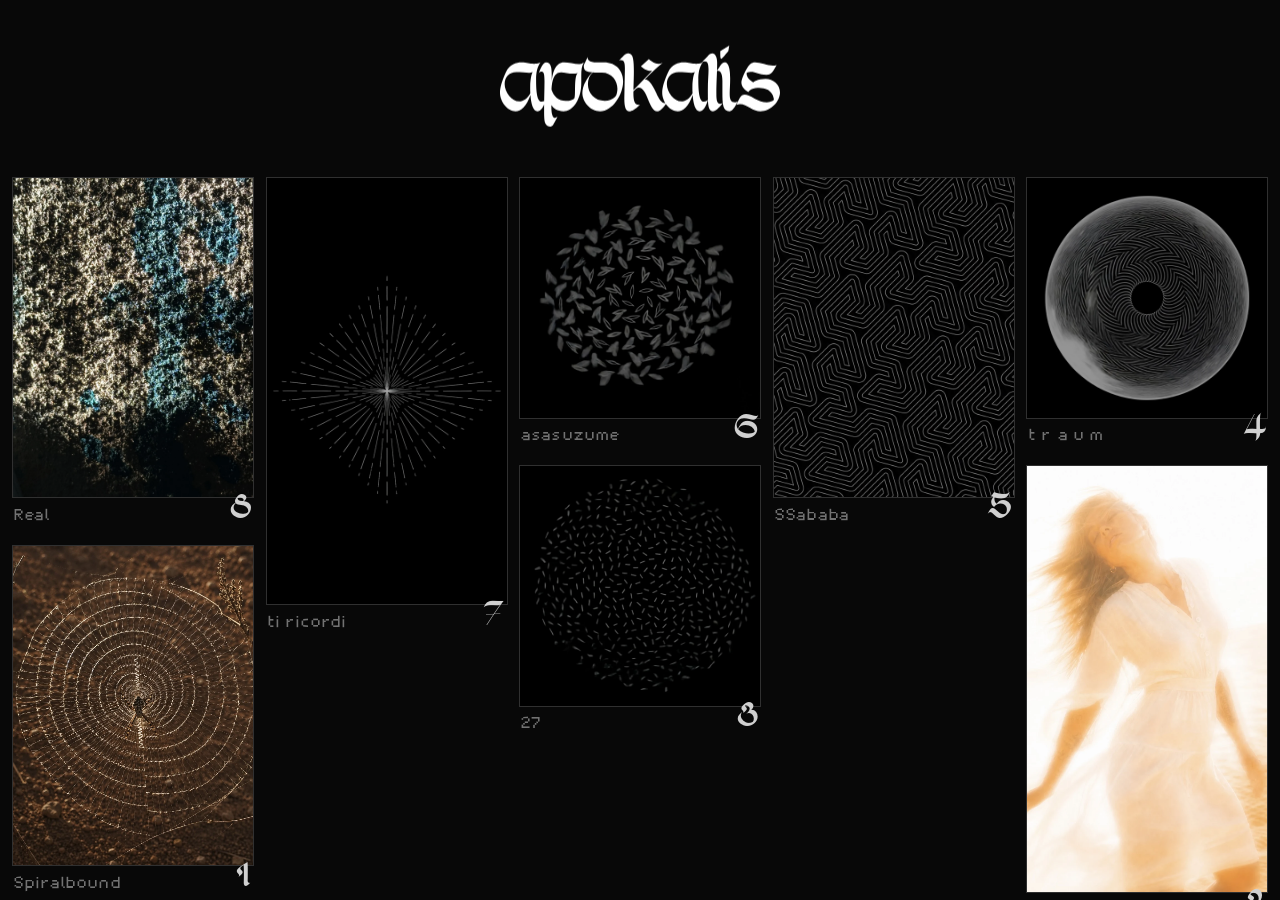
<file: index.html>
<!doctype html>
<html lang="en">
<head>
<!-- Google tag (gtag.js) -->
<script async src="https://www.googletagmanager.com/gtag/js?id=G-HT168ZKX7S"></script>
<script>
  window.dataLayer = window.dataLayer || [];
  function gtag(){dataLayer.push(arguments);}
  gtag('js', new Date());

  gtag('config', 'G-HT168ZKX7S');
</script>
<meta charset="UTF-8">
<meta name="viewport" content="width=device-width, initial-scale=1, viewport-fit=cover">

<title>APOKALIS</title>
<meta name="description" content="APOKALIS music videos: Real, Spiralbound, UNBOUND, 27, t r a u m, SSababa, asasuzume, and ti ricordi.">
<meta name="author" content="Stefano Giliberti">
<meta name="creator" content="@apokalissss">
<meta name="robots" content="index,follow">
<meta name="theme-color" content="#000000">
<meta name="color-scheme" content="dark">
<meta http-equiv="x-dns-prefetch-control" content="on">

<link rel="icon" type="image/png" href="website/symbol.png">
<link rel="canonical" href="https://apokalis.com/">
<link rel="preconnect" href="https://www.youtube.com">
<link rel="preconnect" href="https://i.ytimg.com">

<meta name="apple-mobile-web-app-capable" content="yes">
<meta name="apple-mobile-web-app-title" content="APOKALIS">
<meta name="apple-mobile-web-app-status-bar-style" content="black-translucent">
<style>
@font-face{font-family:"Partita";src:url("website/Partita-Regular.woff2") format("woff2");font-weight:400;font-style:normal;font-display:swap}
@font-face{font-family:"Partita Outline";src:url("website/Partita-Outline.woff2") format("woff2");font-weight:400;font-style:normal;font-display:swap}
@font-face{font-family:"Svolta";src:url("website/Svolta-Regular.woff2") format("woff2");font-weight:400;font-style:normal;font-display:swap}
:root{color-scheme:dark;--black:#000;--gallery-bg:#080808;--card-bg:#111;--border:#303030;--loader:#5f5f5f;--muted:#727272;--number:#d0d0d0;--white:#fff;--soft-shadow:rgba(0,0,0,.32);--grid-gap:12px}
*{box-sizing:border-box}
html,body{margin:0;min-height:100%;background:var(--black);cursor:url("website/whitegrain.svg"),auto}
body{min-height:100vh;display:grid;place-items:center;overflow:hidden;color:var(--white);font-family:Arial,Helvetica,sans-serif;user-select:none;-webkit-user-select:none;-webkit-tap-highlight-color:transparent}
@keyframes cursor-allcolors{
  0%,16.59%{cursor:url("website/rosegrain.svg"),pointer}
  16.6%,33.19%{cursor:url("website/goldgrain.svg"),pointer}
  33.2%,49.79%{cursor:url("website/greengrain.svg"),pointer}
  49.8%,68.39%{cursor:url("website/cyangrain.svg"),pointer}
  68.4%,82.99%{cursor:url("website/bluegrain.svg"),pointer}
  83%,100%{cursor:url("website/violetgrain.svg"),pointer}
}
@media(hover:hover) and (pointer:fine){body.intro-running{cursor:url("website/blackgrain.svg"),auto}a:hover,button:hover,body.player-active #logo-wrap:hover{animation:cursor-allcolors .2s linear infinite alternate}}
#logo-wrap{
  position:fixed;
  z-index:6;
  top:50%;
  left:50%;
  width:100vw;
  aspect-ratio:4000/1155;
  margin:0;
  transform:translate(-50%,-50%) scale(1);
  background:transparent;
  isolation:isolate;
  --logo-mask:url("data:image/svg+xml,%3Csvg xmlns='http://www.w3.org/2000/svg' viewBox='0 0 4000 1155'%3E%3Cpath fill='white' transform='translate(0 -1422.585)' d='M595.374 2222.585c-76.19 1.088-79.456-202.449-79.456-316.735 0-91.428 14.15-179.591 63.13-242.721 0 0-33.742 19.592-92.517 19.592-69.66 0-94.694-19.592-181.769-19.592-70.748 1.089-167.619 26.123-223.129 143.674C33.741 1911.293 0 2014.694 0 2096.327c0 124.081 107.755 263.401 222.041 263.401 80.544 0 156.735-75.102 213.333-230.748 7.619 109.932 32.653 230.748 99.048 230.748 44.626-1.089 93.605-59.864 117.551-163.265 0 0-27.211 26.122-56.599 26.122ZM431.02 2024.49c0 22.857 0 48.979 2.177 77.279-27.211 45.714-71.836 101.224-137.143 115.374-6.53 1.088-14.149 1.088-20.68 1.088-105.578 0-208.979-133.877-208.979-248.163 0-96.871 60.952-168.707 167.619-169.796 65.306 0 134.966 9.796 183.945 9.796 33.742 0 48.98-9.796 48.98-9.796s-35.919 51.157-35.919 224.218Zm698.776-337.415c-62.041 0-155.646-23.946-214.422-23.946-125.17 0-163.265 146.939-176.326 273.198v-92.517c0-91.429-5.443-180.681-82.721-180.681-54.422 0-102.313 154.558-102.313 154.558s8.707-23.946 35.918-23.946c35.918 0 45.714 30.477 45.714 134.966 0 112.109-5.442 278.64-5.442 405.987 0 60.952 1.089 114.286 4.354 148.027 5.442 64.218 42.449 94.694 77.279 94.694 19.592 0 38.095-8.708 47.891-25.034 30.476-50.068 63.129-116.463 63.129-116.463s-18.503 17.415-38.095 17.415c-23.946 0-51.157-30.476-51.157-161.088v-19.592c28.3 42.449 81.633 87.075 174.15 87.075 57.687 0 139.32-33.742 197.007-149.116 52.245-103.401 56.599-192.653 56.599-271.02v-87.075c0-75.102 3.265-137.143 37.006-189.388 0 0-21.768 23.946-68.571 23.946Zm-64.218 475.646c-5.442 29.388-74.013 48.98-126.258 48.98-105.579 0-170.885-64.218-202.449-156.735 3.265-88.163 16.326-252.517 134.966-252.517 51.156 0 111.02 19.592 173.061 19.592 47.891 0 66.395-10.885 68.571-11.973-59.864 39.184-30.476 298.231-47.891 352.653Zm414.694-499.592c-118.639 0-228.571 2.177-228.571-70.748 0-5.442 1.088-8.708 1.088-8.708-41.36 99.048-55.51 100.137-55.51 139.32 0 56.599 40.272 75.102 124.082 81.633-18.504 14.15-48.98 47.891-94.694 122.993-35.919 57.687-50.068 122.993-50.068 169.796 0 129.524 113.197 262.313 253.605 262.313 179.592 0 328.708-240.544 328.708-426.667 0-138.231-87.075-269.932-278.64-269.932Zm182.857 462.585s-39.183 84.898-166.53 84.898c-143.674 0-240.545-105.578-240.545-241.632 0-65.307 26.123-129.524 70.749-164.354 35.918 3.265 78.367 3.265 129.524 3.265 139.319 0 220.952 116.463 220.952 227.483 0 51.157-14.15 90.34-14.15 90.34Zm688.98 115.374c-44.626 0-81.633-56.598-118.64-141.496-70.748-161.089-127.347-193.742-151.292-193.742-8.708 0-14.15 3.266-14.15 3.266 139.32-143.674 264.49-245.987 264.49-245.987s-27.211 19.592-64.218 19.592c-74.013 0-141.496-67.483-141.496-67.483l-114.286 102.313c65.306 57.687 116.463 66.395 142.585 66.395 10.884 0 17.415-2.177 17.415-2.177l-265.578 274.285c1.088-63.129 5.442-170.884 5.442-273.197 0-131.701-5.442-250.34-75.102-250.34-14.15 0-31.565 2.177-48.98 16.327-48.979 40.272-83.809 87.074-83.809 87.074s9.796-6.53 22.857-6.53c53.333 0 57.687 53.333 56.599 137.143l-7.619 394.013c-2.177 113.197 11.972 199.184 71.836 199.184 33.742 0 81.633-27.211 151.293-92.517 0 0-4.354 1.088-14.15 1.088-66.394 0-79.456-67.483-79.456-168.707v-23.946l40.272-40.272c10.885-10.884 23.946-15.238 35.919-15.238 126.258 0 145.85 339.592 264.49 339.592 14.149 0 29.387-5.442 45.714-17.415 57.687-42.449 90.34-109.932 90.34-109.932-10.884 5.442-20.68 8.707-30.476 8.707Zm560.544-18.503c-76.19 1.088-79.456-202.449-79.456-316.735 0-91.428 14.15-179.591 63.13-242.721 0 0-33.742 19.592-92.517 19.592-69.66 0-94.694-19.592-181.769-19.592-70.748 1.089-167.619 26.123-223.129 143.674-47.892 104.49-81.633 207.891-81.633 289.524 0 124.081 107.755 263.401 222.041 263.401 80.544 0 156.734-75.102 213.333-230.748 7.619 109.932 32.653 230.748 99.048 230.748 44.626-1.089 93.605-59.864 117.551-163.265 0 0-27.211 26.122-56.599 26.122Zm-164.354-198.095c0 22.857 0 48.979 2.177 77.279-27.211 45.714-71.837 101.224-137.143 115.374-6.53 1.088-14.149 1.088-20.68 1.088-105.578 0-208.98-133.877-208.98-248.163 0-96.871 60.953-168.707 167.62-169.796 65.306 0 134.966 9.796 183.945 9.796 33.742 0 48.98-9.796 48.98-9.796s-35.919 51.157-35.919 224.218Zm289.524 335.238c53.333 0 122.993-88.163 146.939-120.816 0 0-19.592 14.149-40.272 14.149-51.157 0-53.334-78.367-53.334-150.204 0-162.177 13.062-333.061 10.885-445.17-1.089-84.898-33.742-125.17-69.66-125.17-18.503 0-35.918 9.796-52.245 27.211-47.891 54.422-97.959 104.49-97.959 104.49 15.238-10.885 30.476-18.504 45.714-18.504 41.361 0 51.157 45.715 51.157 119.728 0 70.748-9.796 167.619-9.796 273.197v77.279c0 142.585 4.353 243.81 68.571 243.81Zm121.905-748.844c11.973 0 42.449-35.918 102.313-108.843l13.061-79.456-128.435 78.367v37.007c0 40.272 1.088 72.925 13.061 72.925Zm116.462 748.844c41.361 0 75.103-51.157 121.905-145.85 0 0-14.149 16.326-39.183 16.326-64.218 0-77.279-43.537-77.279-120.816 0-55.51 6.53-128.436 6.53-215.51 0-80.545-7.619-162.177-33.741-204.626-13.061-20.681-32.653-26.123-47.891-26.123-18.504 0-35.919 13.061-51.157 34.83-28.299 40.272-57.687 88.163-57.687 88.163s6.531-3.265 16.327-3.265c23.945 0 63.129 18.504 63.129 140.408v166.531c0 163.265 5.442 269.932 99.047 269.932Zm442.994 0C3871.565 2359.728 4000 2218.231 4000 2090.884c0-116.462-100.136-194.83-205.714-194.83-117.551 0-177.415 48.98-177.415 48.98-103.402-52.245-93.606-130.612-93.606-130.612s19.592-16.327 57.687-16.327c80.545 0 118.64 40.272 224.218 40.272 82.721 0 102.313-67.483 149.116-142.585 0 0-16.327 11.973-57.687 11.973-68.572 0-182.858-44.626-251.429-44.626-26.122 0-51.156 7.619-74.014 27.211-51.156 44.626-122.993 208.98-122.993 260.136 0 84.898 100.136 134.966 100.136 134.966s39.184-58.775 129.524-58.775c21.769 0 81.633 3.265 112.109 11.972 117.551 30.477 124.082 157.824 124.082 157.824s-35.919 33.741-101.225 33.741c-58.775 0-121.905-25.034-169.796-50.068-69.66-37.007-114.286-57.687-146.939-57.687-63.129 0-76.19 65.306-119.727 149.116 0 0 21.768-14.15 52.244-14.15 48.98 0 101.225 26.122 143.674 54.422 50.068 33.741 100.136 47.891 146.939 47.891Z'/%3E%3C/svg%3E");
}

.logo-content{position:absolute;inset:0;background:var(--white);isolation:isolate;-webkit-mask-image:var(--logo-mask);mask-image:var(--logo-mask);-webkit-mask-repeat:no-repeat;mask-repeat:no-repeat;-webkit-mask-position:center;mask-position:center;-webkit-mask-size:contain;mask-size:contain}

body.intro-running #logo-wrap{animation:splash-contract 4s linear both}
@keyframes splash-contract{from{transform:translate(-50%,-50%) scale(1)}to{transform:translate(-50%,-50%) scale(.94)}}

#gl{position:absolute;inset:-1px;width:calc(100% + 2px);height:calc(100% + 2px);display:block;background:var(--black);z-index:1;transition:opacity 9s ease}
body.logo-settled #gl,body.logo-settled #bevel{opacity:0}
#bevel{
  position:absolute;
  inset:0;
  width:100%;
  height:100%;
  pointer-events:none;
  z-index:2;
  overflow:visible;
  transition:opacity 9s ease;
}
.bevel-shadow{opacity:.09;mix-blend-mode:multiply}
.bevel-inner-shadow{opacity:.07;mix-blend-mode:multiply}
.bevel-spec{opacity:.04}
.bevel-fill{opacity:.28;filter:blur(12px);mix-blend-mode:screen}
.bevel-depth{opacity:.15;filter:blur(14px);mix-blend-mode:multiply}
.bevel-blobA,.bevel-blobB,.bevel-blobC{mix-blend-mode:screen;filter:blur(28px)}
.bevel-blobA{opacity:.08}
.bevel-blobB{opacity:.06}
.bevel-blobC{opacity:.04}

#logo-wrap{transition:top .65s cubic-bezier(.16,1,.3,1),left .65s cubic-bezier(.16,1,.3,1),width .65s cubic-bezier(.16,1,.3,1),transform .65s cubic-bezier(.16,1,.3,1);will-change:top,left,width,transform}
body.logo-settling #logo-wrap{top:clamp(52px,6.7vw,95px);left:50%;width:clamp(180px,22vw,280px);transform:translate(-50%,-50%)}
body.logo-settled #logo-wrap{animation:none}
body.player-active #logo-wrap{top:36px;left:50%;width:clamp(105px,11vw,145px);transform:translate(-50%,-50%);cursor:pointer}
body.player-active #logo-wrap:focus-visible{outline:2px solid var(--white);outline-offset:6px}
#gallery{position:fixed;inset:0;z-index:1;overflow:auto;overscroll-behavior:contain;background:var(--gallery-bg);opacity:0;visibility:hidden;transition:opacity .6s ease,visibility 0s linear .6s}
body.gallery-revealed #gallery{opacity:1;visibility:visible;transition-delay:0s}
.gallery-inner{width:100%;min-height:100%;margin:auto;padding:clamp(24px,3.5vw,54px) var(--grid-gap) var(--grid-gap)}
.gallery-header{height:clamp(52px,6.35vw,81px);margin-bottom:clamp(30px,4vw,58px)}
.gallery-grid{display:grid;grid-template-columns:repeat(5,minmax(0,1fr));grid-auto-rows:4px;grid-auto-flow:row;align-items:start;gap:var(--grid-gap)}
.film{display:block;width:100%;margin:0;padding:0;border:0;background:none;color:var(--white);text-align:left;text-decoration:none;perspective:1000px}
.film-tilt{--tilt-x:0deg;--tilt-y:0deg;position:relative;display:block;transform:rotateY(var(--tilt-y)) rotateX(var(--tilt-x));transform-style:preserve-3d;transition:transform .2s cubic-bezier(.215,.61,.355,1)}
.film-art{position:relative;display:block;overflow:hidden;border:1px solid var(--border);background:var(--card-bg);line-height:0;scale:1;transition:scale 1s}
.film img{display:block;width:100%;height:auto}
.film-title{position:relative;display:block;padding:.3em .08em 0;color:var(--muted);font-family:"Partita",serif;font-size:16px;font-weight:400;line-height:1.6;letter-spacing:.01em}
.film-number{position:absolute;right:.08em;bottom:.12em;z-index:1;color:var(--number);font-family:"Svolta",serif;font-size:22px;font-variant-numeric:tabular-nums;line-height:1;transform:scale(1.55);transform-origin:right bottom}
.film-name{display:block;text-align:left}
.gallery-footer{margin-top:clamp(28px,4vw,56px);color:var(--border);font-family:"Partita",serif;font-size:13px;line-height:1.5;text-align:center}
.gallery-grid:not(.has-appeared) .film-art,.gallery-grid:not(.has-appeared) .film-name,.gallery-grid:not(.has-appeared) .film-number{opacity:0}
.gallery-grid.is-resetting{opacity:1;transition:none}
.gallery-grid.is-resetting .film-art,.gallery-grid.is-resetting .film-name,.gallery-grid.is-resetting .film-number{opacity:0!important;animation:none!important;transition:none!important}
.gallery-grid.is-leaving{opacity:0;transition:opacity .45s ease}
.gallery-grid.is-appearing .film-number{will-change:opacity;animation:film-number-emerge 2.4s cubic-bezier(.25,0,.35,1) both;animation-delay:calc(var(--order) * 160ms)}
.gallery-grid.is-appearing .film-name{will-change:opacity,transform;animation:film-name-emerge 2.4s cubic-bezier(.25,0,.35,1) both;animation-delay:calc(var(--order) * 160ms + 160ms)}
.gallery-grid.is-appearing .film-art{backface-visibility:hidden;will-change:opacity,transform;animation:film-art-emerge 2.4s cubic-bezier(.25,0,.35,1) both;animation-delay:calc(var(--order) * 160ms + 320ms)}
@keyframes film-number-emerge{from{opacity:0}to{opacity:1}}
@keyframes film-name-emerge{from{opacity:0;transform:translate3d(0,8px,0)}to{opacity:1;transform:translate3d(0,0,0)}}
@keyframes film-art-emerge{from{opacity:0;transform:translate3d(0,18px,0)}to{opacity:1;transform:translate3d(0,0,0)}}
@media(hover:hover) and (pointer:fine){.film:hover{position:relative;z-index:2}.film:hover:not(:active) .film-art{scale:1.05}.film:active .film-art{transition-duration:0s}}
.film:focus-visible{outline:2px solid var(--white);outline-offset:3px}
@media(pointer:coarse){.film:focus-visible,body.player-active #logo-wrap:focus-visible{outline:none}}
#player-stage{position:fixed;inset:0;z-index:5;display:flex;width:100%;height:100%;height:100dvh;flex-direction:column;background:var(--black);visibility:hidden;opacity:0;pointer-events:none;transition:opacity .5s ease,visibility 0s linear .5s}
#player-stage.is-open{visibility:visible;opacity:1;pointer-events:auto;transition-delay:0s}
#player-stage.is-closing{visibility:hidden;opacity:0;pointer-events:none;transition:none}
.player-bar{position:relative;flex:none;height:72px;background:var(--black)}
.release-links{position:absolute;z-index:1;top:50%;right:clamp(16px,3.5vw,54px);display:flex;gap:8px;transform:translate(-8px,-50%);opacity:0;pointer-events:none;transition:opacity 1.4s ease,transform 1.2s cubic-bezier(.2,.7,.2,1)}
.release-links.is-visible{transform:translate(0,-50%);opacity:1;pointer-events:auto}
.release-link{display:grid;width:34px;height:34px;place-items:center;color:var(--white);opacity:.62;text-decoration:none;transition:opacity .3s ease,transform .3s ease;-webkit-tap-highlight-color:transparent}
.release-link svg{display:block;width:20px;height:20px;overflow:visible;fill:none;stroke:currentColor;stroke-width:1.5;stroke-linecap:round;stroke-linejoin:round}
.release-link:hover{opacity:1;transform:scale(1.07)}
.release-link:focus-visible{outline:1px solid var(--white);outline-offset:1px;opacity:1}
.player-frame{position:relative;flex:1;min-height:0;overflow:hidden}
#video-player{position:absolute;top:50%;left:50%;display:block;width:100%!important;height:100%!important;border:0;opacity:0;filter:brightness(1);transform:translate3d(-50%,-50%,0);pointer-events:none;transition:opacity 1s ease,filter 1s ease}
#player-stage:not(.is-open) #video-player{display:none}
#video-player.is-ready{opacity:1;pointer-events:auto}
#video-player.is-ready.awaiting-play{opacity:.78;filter:brightness(.82);pointer-events:none}
.play-button{position:absolute;z-index:3;inset:0;display:grid;width:100%;height:100%;padding:0;border:0;background:transparent;color:var(--white);font:inherit;opacity:0;visibility:hidden;pointer-events:none;cursor:pointer;place-items:center;-webkit-tap-highlight-color:transparent}
.play-button.is-visible{opacity:1;visibility:visible;pointer-events:auto}
.play-pill{display:grid;width:86px;height:86px;border:1px solid rgba(255,255,255,.58);border-radius:50%;background:rgba(0,0,0,.68);transform:translateY(8%) scale(.96);box-shadow:0 10px 35px var(--soft-shadow);backdrop-filter:blur(8px);place-items:center;transition:transform .9s cubic-bezier(.2,.7,.2,1),border-color .3s ease,background-color .3s ease}
.play-button.is-visible .play-pill{transform:translateY(0) scale(1);animation:play-pulse 3.6s ease-in-out infinite}
.play-button:hover .play-pill,.play-button:focus-visible .play-pill{filter:brightness(1.18)}
.play-button:focus-visible{outline:1px solid rgba(255,255,255,.7);outline-offset:-3px}
.play-icon{display:block;width:48px;height:48px;overflow:visible}
.play-triangle{fill:currentColor}
@keyframes play-pulse{0%,100%{border-color:rgba(255,255,255,.4);background:rgba(0,0,0,.62);box-shadow:0 10px 35px var(--soft-shadow)}50%{border-color:rgba(255,255,255,.9);background:rgba(12,12,12,.82);box-shadow:0 10px 42px rgba(255,255,255,.12)}}
.loading-indicator{position:absolute;inset:0;z-index:2;display:grid;place-items:center;opacity:0;pointer-events:none;transition:opacity .45s ease}
.loading-indicator.is-visible{opacity:1}
.loading-indicator.has-error{pointer-events:auto}
.loading-letter{display:block;min-width:1em;color:var(--loader);font-family:"Partita Outline",serif;font-size:clamp(30px,4vw,48px);line-height:1;text-align:center;animation:allcolors .2s linear infinite alternate}
/* Selected WebGL-inspired palette at 10% saturation; neutral grey bridges warm colours and blue. */
@keyframes allcolors{0%{color:hsl(0,10%,50%)}14.3%{color:hsl(25,10%,50%)}28.6%{color:hsl(45,10%,50%)}35.7%{color:hsl(0,0%,50%)}42.9%{color:hsl(210,10%,50%)}57.1%{color:hsl(232,10%,50%)}71.4%{color:hsl(275,10%,50%)}85.7%{color:hsl(310,10%,50%)}100%{color:hsl(360,10%,50%)}}
.loading-indicator.has-error .loading-letter{display:none}
.loading-error{display:none;color:var(--white);font-size:13px;letter-spacing:.04em;text-decoration:underline;text-underline-offset:4px}
.loading-indicator.has-error .loading-error{display:block}
.launch-image{position:fixed;z-index:1;display:block;object-fit:contain;pointer-events:none;transform-origin:top left;backface-visibility:hidden;will-change:transform,opacity}
@media(min-width:1700px){.gallery-grid{grid-template-columns:repeat(8,minmax(0,1fr))}}
@media(max-width:1200px){.gallery-grid{grid-template-columns:repeat(4,minmax(0,1fr))}}
@media(max-width:900px){.gallery-grid{grid-template-columns:repeat(3,minmax(0,1fr))}}
@media(max-width:650px){:root{--grid-gap:8px}.gallery-grid{grid-template-columns:repeat(2,minmax(0,1fr))}.gallery-inner{padding:24px var(--grid-gap) var(--grid-gap)}.gallery-header{height:52px;margin-bottom:26px}body.player-active #logo-wrap{top:32px;width:108px}.player-bar{height:64px}.play-pill{width:80px;height:80px}.release-links{right:8px;gap:4px}.release-link{width:32px;height:32px}}
@media(max-width:380px){.gallery-grid{grid-template-columns:1fr}}
@media(prefers-reduced-motion:reduce){#gallery,#logo-wrap,#gl,#bevel,#player-stage,.gallery-grid,.film-tilt,.film-art,.loading-indicator,.play-button,.play-pill,.release-links,.release-link,#video-player{transition-duration:.01ms!important;transition-delay:0s!important}#logo-wrap,.gallery-grid.is-appearing .film-art,.gallery-grid.is-appearing .film-name,.gallery-grid.is-appearing .film-number{animation-duration:.01ms!important;animation-delay:0s!important}.play-pill,.loading-letter{animation:none!important}}
@media(prefers-reduced-motion:reduce) and (hover:hover) and (pointer:fine){a:hover,button:hover,body.player-active #logo-wrap:hover{animation:none!important;cursor:url("website/whitegrain.svg"),pointer}}
</style>
</head>
<body>
<main id="gallery" aria-label="APOKALIS music videos" inert>
  <div class="gallery-inner">
    <div class="gallery-header" aria-hidden="true"></div>
    <div class="gallery-grid" aria-label="Choose a video">
      <a class="film" href="?watch=real" data-title="Real" data-slug="real" data-video="_SdhT0EoHJI" aria-label="Play 8 Real"><span class="film-tilt"><span class="film-art"><img src="music/8.webp" width="1200" height="1600" alt="" fetchpriority="high"></span></span><span class="film-title"><span class="film-name">Real</span><span class="film-number">8</span></span></a>
      <a class="film" href="?watch=tiricordi" data-title="ti ricordi" data-slug="tiricordi" data-video="VGkt0qDVBxc" aria-label="Play 7 ti ricordi"><span class="film-tilt"><span class="film-art"><img src="music/7.webp" width="1080" height="1920" alt=""></span></span><span class="film-title"><span class="film-name">ti ricordi</span><span class="film-number">7</span></span></a>
      <a class="film" href="?watch=asasuzume" data-title="asasuzume" data-slug="asasuzume" data-video="7902GwM3Bvs" aria-label="Play 6 asasuzume"><span class="film-tilt"><span class="film-art"><img src="music/6.webp" width="1080" height="1080" alt=""></span></span><span class="film-title"><span class="film-name">asasuzume</span><span class="film-number">6</span></span></a>
      <a class="film" href="?watch=ssababa" data-title="SSababa" data-slug="ssababa" data-video="ztqQJGFcfEk" aria-label="Play 5 SSababa"><span class="film-tilt"><span class="film-art"><img src="music/5.webp" width="1200" height="1600" alt=""></span></span><span class="film-title"><span class="film-name">SSababa</span><span class="film-number">5</span></span></a>
      <a class="film" href="?watch=traum" data-title="t r a u m" data-slug="traum" data-video="w6sMexD3D2I" aria-label="Play 4 t r a u m"><span class="film-tilt"><span class="film-art"><img src="music/4.webp" width="1080" height="1080" alt=""></span></span><span class="film-title"><span class="film-name">t r a u m</span><span class="film-number">4</span></span></a>
      <a class="film" href="?watch=27" data-title="27" data-slug="27" data-video="H5jzMdYkcQg" aria-label="Play 3 27"><span class="film-tilt"><span class="film-art"><img src="music/3.webp" width="1080" height="1080" alt=""></span></span><span class="film-title"><span class="film-name">27</span><span class="film-number">3</span></span></a>
      <a class="film" href="?watch=unbound" data-title="UNBOUND" data-slug="unbound" data-video="ITzUmmXda34" aria-label="Play 2 UNBOUND"><span class="film-tilt"><span class="film-art"><img src="music/2.webp" width="865" height="1537" alt=""></span></span><span class="film-title"><span class="film-name">UNBOUND</span><span class="film-number">2</span></span></a>
      <a class="film" href="?watch=spiralbound" data-title="Spiralbound" data-slug="spiralbound" data-video="Of0MV1Cwbx4" aria-label="Play 1 Spiralbound"><span class="film-tilt"><span class="film-art"><img src="music/1.webp" width="940" height="1253" alt=""></span></span><span class="film-title"><span class="film-name">Spiralbound</span><span class="film-number">1</span></span></a>
    </div>
    <footer class="gallery-footer">© apokalis.com</footer>
  </div>
</main>
<div id="player-stage" role="region" aria-label="Video player" aria-hidden="true">
  <div class="player-bar">
    <nav class="release-links" id="release-links" aria-label="Listen to this release">
      <a class="release-link" data-service="apple" target="_blank" rel="noopener noreferrer" aria-label="Listen on Apple Music" title="Apple Music"><svg viewBox="0 0 24 24" aria-hidden="true"><path d="M9 17.5V7.4l9-1.9v9.8"/><path d="M9 9.8l9-1.9"/><ellipse cx="6.8" cy="17.8" rx="2.2" ry="1.7"/><ellipse cx="15.8" cy="15.6" rx="2.2" ry="1.7"/></svg></a>
      <a class="release-link" data-service="spotify" target="_blank" rel="noopener noreferrer" aria-label="Listen on Spotify" title="Spotify"><svg viewBox="0 0 24 24" aria-hidden="true"><circle cx="12" cy="12" r="9"/><path d="M7.3 9.3c3.5-1 7.3-.7 10.3 1"/><path d="M8 12.4c2.9-.8 6.2-.5 8.8.8"/><path d="M8.8 15.3c2.3-.6 4.8-.3 6.8.7"/></svg></a>
    </nav>
  </div>
  <div class="player-frame"><iframe id="video-player" title="APOKALIS video" allow="autoplay; encrypted-media; fullscreen; picture-in-picture" referrerpolicy="strict-origin-when-cross-origin" allowfullscreen></iframe><div class="loading-indicator" id="loading-indicator" role="status" aria-label="Loading video" aria-hidden="true"><span class="loading-letter" id="loading-letter" aria-hidden="true"></span><a class="loading-error" id="loading-error" target="_blank" rel="noopener noreferrer">Open on YouTube</a></div><button class="play-button" id="play-button" type="button" aria-label="Play video with sound"><span class="play-pill"><svg class="play-icon" viewBox="0 0 28 28" aria-hidden="true"><path class="play-triangle" d="M8.5 6.5 22 14 8.5 21.5z"/></svg></span></button></div>
</div>
<div id="logo-wrap" role="img" aria-label="APOKALIS"><div class="logo-content"><canvas id="gl"></canvas>
  <svg id="bevel" viewBox="0 0 4000 1155" aria-hidden="true">
      <defs>
        <clipPath id="bevelClip">
          <path transform="translate(0 -1422.585)" d="M595.374 2222.585c-76.19 1.088-79.456-202.449-79.456-316.735 0-91.428 14.15-179.591 63.13-242.721 0 0-33.742 19.592-92.517 19.592-69.66 0-94.694-19.592-181.769-19.592-70.748 1.089-167.619 26.123-223.129 143.674C33.741 1911.293 0 2014.694 0 2096.327c0 124.081 107.755 263.401 222.041 263.401 80.544 0 156.735-75.102 213.333-230.748 7.619 109.932 32.653 230.748 99.048 230.748 44.626-1.089 93.605-59.864 117.551-163.265 0 0-27.211 26.122-56.599 26.122ZM431.02 2024.49c0 22.857 0 48.979 2.177 77.279-27.211 45.714-71.836 101.224-137.143 115.374-6.53 1.088-14.149 1.088-20.68 1.088-105.578 0-208.979-133.877-208.979-248.163 0-96.871 60.952-168.707 167.619-169.796 65.306 0 134.966 9.796 183.945 9.796 33.742 0 48.98-9.796 48.98-9.796s-35.919 51.157-35.919 224.218Zm698.776-337.415c-62.041 0-155.646-23.946-214.422-23.946-125.17 0-163.265 146.939-176.326 273.198v-92.517c0-91.429-5.443-180.681-82.721-180.681-54.422 0-102.313 154.558-102.313 154.558s8.707-23.946 35.918-23.946c35.918 0 45.714 30.477 45.714 134.966 0 112.109-5.442 278.64-5.442 405.987 0 60.952 1.089 114.286 4.354 148.027 5.442 64.218 42.449 94.694 77.279 94.694 19.592 0 38.095-8.708 47.891-25.034 30.476-50.068 63.129-116.463 63.129-116.463s-18.503 17.415-38.095 17.415c-23.946 0-51.157-30.476-51.157-161.088v-19.592c28.3 42.449 81.633 87.075 174.15 87.075 57.687 0 139.32-33.742 197.007-149.116 52.245-103.401 56.599-192.653 56.599-271.02v-87.075c0-75.102 3.265-137.143 37.006-189.388 0 0-21.768 23.946-68.571 23.946Zm-64.218 475.646c-5.442 29.388-74.013 48.98-126.258 48.98-105.579 0-170.885-64.218-202.449-156.735 3.265-88.163 16.326-252.517 134.966-252.517 51.156 0 111.02 19.592 173.061 19.592 47.891 0 66.395-10.885 68.571-11.973-59.864 39.184-30.476 298.231-47.891 352.653Zm414.694-499.592c-118.639 0-228.571 2.177-228.571-70.748 0-5.442 1.088-8.708 1.088-8.708-41.36 99.048-55.51 100.137-55.51 139.32 0 56.599 40.272 75.102 124.082 81.633-18.504 14.15-48.98 47.891-94.694 122.993-35.919 57.687-50.068 122.993-50.068 169.796 0 129.524 113.197 262.313 253.605 262.313 179.592 0 328.708-240.544 328.708-426.667 0-138.231-87.075-269.932-278.64-269.932Zm182.857 462.585s-39.183 84.898-166.53 84.898c-143.674 0-240.545-105.578-240.545-241.632 0-65.307 26.123-129.524 70.749-164.354 35.918 3.265 78.367 3.265 129.524 3.265 139.319 0 220.952 116.463 220.952 227.483 0 51.157-14.15 90.34-14.15 90.34Zm688.98 115.374c-44.626 0-81.633-56.598-118.64-141.496-70.748-161.089-127.347-193.742-151.292-193.742-8.708 0-14.15 3.266-14.15 3.266 139.32-143.674 264.49-245.987 264.49-245.987s-27.211 19.592-64.218 19.592c-74.013 0-141.496-67.483-141.496-67.483l-114.286 102.313c65.306 57.687 116.463 66.395 142.585 66.395 10.884 0 17.415-2.177 17.415-2.177l-265.578 274.285c1.088-63.129 5.442-170.884 5.442-273.197 0-131.701-5.442-250.34-75.102-250.34-14.15 0-31.565 2.177-48.98 16.327-48.979 40.272-83.809 87.074-83.809 87.074s9.796-6.53 22.857-6.53c53.333 0 57.687 53.333 56.599 137.143l-7.619 394.013c-2.177 113.197 11.972 199.184 71.836 199.184 33.742 0 81.633-27.211 151.293-92.517 0 0-4.354 1.088-14.15 1.088-66.394 0-79.456-67.483-79.456-168.707v-23.946l40.272-40.272c10.885-10.884 23.946-15.238 35.919-15.238 126.258 0 145.85 339.592 264.49 339.592 14.149 0 29.387-5.442 45.714-17.415 57.687-42.449 90.34-109.932 90.34-109.932-10.884 5.442-20.68 8.707-30.476 8.707Zm560.544-18.503c-76.19 1.088-79.456-202.449-79.456-316.735 0-91.428 14.15-179.591 63.13-242.721 0 0-33.742 19.592-92.517 19.592-69.66 0-94.694-19.592-181.769-19.592-70.748 1.089-167.619 26.123-223.129 143.674-47.892 104.49-81.633 207.891-81.633 289.524 0 124.081 107.755 263.401 222.041 263.401 80.544 0 156.734-75.102 213.333-230.748 7.619 109.932 32.653 230.748 99.048 230.748 44.626-1.089 93.605-59.864 117.551-163.265 0 0-27.211 26.122-56.599 26.122Zm-164.354-198.095c0 22.857 0 48.979 2.177 77.279-27.211 45.714-71.837 101.224-137.143 115.374-6.53 1.088-14.149 1.088-20.68 1.088-105.578 0-208.98-133.877-208.98-248.163 0-96.871 60.953-168.707 167.62-169.796 65.306 0 134.966 9.796 183.945 9.796 33.742 0 48.98-9.796 48.98-9.796s-35.919 51.157-35.919 224.218Zm289.524 335.238c53.333 0 122.993-88.163 146.939-120.816 0 0-19.592 14.149-40.272 14.149-51.157 0-53.334-78.367-53.334-150.204 0-162.177 13.062-333.061 10.885-445.17-1.089-84.898-33.742-125.17-69.66-125.17-18.503 0-35.918 9.796-52.245 27.211-47.891 54.422-97.959 104.49-97.959 104.49 15.238-10.885 30.476-18.504 45.714-18.504 41.361 0 51.157 45.715 51.157 119.728 0 70.748-9.796 167.619-9.796 273.197v77.279c0 142.585 4.353 243.81 68.571 243.81Zm121.905-748.844c11.973 0 42.449-35.918 102.313-108.843l13.061-79.456-128.435 78.367v37.007c0 40.272 1.088 72.925 13.061 72.925Zm116.462 748.844c41.361 0 75.103-51.157 121.905-145.85 0 0-14.149 16.326-39.183 16.326-64.218 0-77.279-43.537-77.279-120.816 0-55.51 6.53-128.436 6.53-215.51 0-80.545-7.619-162.177-33.741-204.626-13.061-20.681-32.653-26.123-47.891-26.123-18.504 0-35.919 13.061-51.157 34.83-28.299 40.272-57.687 88.163-57.687 88.163s6.531-3.265 16.327-3.265c23.945 0 63.129 18.504 63.129 140.408v166.531c0 163.265 5.442 269.932 99.047 269.932Zm442.994 0C3871.565 2359.728 4000 2218.231 4000 2090.884c0-116.462-100.136-194.83-205.714-194.83-117.551 0-177.415 48.98-177.415 48.98-103.402-52.245-93.606-130.612-93.606-130.612s19.592-16.327 57.687-16.327c80.545 0 118.64 40.272 224.218 40.272 82.721 0 102.313-67.483 149.116-142.585 0 0-16.327 11.973-57.687 11.973-68.572 0-182.858-44.626-251.429-44.626-26.122 0-51.156 7.619-74.014 27.211-51.156 44.626-122.993 208.98-122.993 260.136 0 84.898 100.136 134.966 100.136 134.966s39.184-58.775 129.524-58.775c21.769 0 81.633 3.265 112.109 11.972 117.551 30.477 124.082 157.824 124.082 157.824s-35.919 33.741-101.225 33.741c-58.775 0-121.905-25.034-169.796-50.068-69.66-37.007-114.286-57.687-146.939-57.687-63.129 0-76.19 65.306-119.727 149.116 0 0 21.768-14.15 52.244-14.15 48.98 0 101.225 26.122 143.674 54.422 50.068 33.741 100.136 47.891 146.939 47.891Z"/>
        </clipPath>

        <filter id="softPlasticSpec" x="-18%" y="-48%" width="136%" height="196%" color-interpolation-filters="sRGB">
          <feGaussianBlur in="SourceAlpha" stdDeviation="54" result="soft"/>
          <feSpecularLighting in="soft" surfaceScale="13" specularConstant=".11" specularExponent="2.8" lighting-color="#ffffff" result="spec">
            <feDistantLight id="specLight" azimuth="228" elevation="48"/>
          </feSpecularLighting>
          <feComposite in="spec" in2="SourceAlpha" operator="in"/>
        </filter>

        <filter id="softPlasticShadow" x="-18%" y="-48%" width="136%" height="196%">
          <feGaussianBlur in="SourceAlpha" stdDeviation="28" result="blur"/>
          <feOffset in="blur" dx="0" dy="12" result="off"/>
          <feComposite in="off" in2="SourceAlpha" operator="in"/>
        </filter>

        <filter id="softPlasticInner" x="-18%" y="-48%" width="136%" height="196%">
          <feGaussianBlur in="SourceAlpha" stdDeviation="18" result="blur"/>
          <feOffset in="blur" dx="0" dy="8" result="off"/>
          <feComposite in="off" in2="SourceAlpha" operator="out" result="innerCut"/>
          <feColorMatrix in="innerCut" type="matrix" values="0 0 0 0 0  0 0 0 0 0  0 0 0 0 0  0 0 0 .8 0"/>
        </filter>

        <linearGradient id="pillowLight" x1="0" y1="0" x2="0" y2="1">
          <stop offset="0%" stop-color="#ffffff" stop-opacity=".72"/>
          <stop offset="18%" stop-color="#ffffff" stop-opacity=".34"/>
          <stop offset="42%" stop-color="#ffffff" stop-opacity=".16"/>
          <stop offset="70%" stop-color="#000000" stop-opacity=".10"/>
          <stop offset="100%" stop-color="#000000" stop-opacity=".32"/>
        </linearGradient>

        <radialGradient id="pillowCenter" cx="50%" cy="42%" r="110%">
          <stop offset="0%" stop-color="#ffffff" stop-opacity=".42"/>
          <stop offset="38%" stop-color="#ffffff" stop-opacity=".24"/>
          <stop offset="70%" stop-color="#ffffff" stop-opacity=".10"/>
          <stop offset="100%" stop-color="#ffffff" stop-opacity="0"/>
        </radialGradient>

        <radialGradient id="pillowDepth" cx="50%" cy="96%" r="118%">
          <stop offset="0%" stop-color="#000000" stop-opacity=".34"/>
          <stop offset="44%" stop-color="#000000" stop-opacity=".18"/>
          <stop offset="100%" stop-color="#000000" stop-opacity="0"/>
        </radialGradient>

        <linearGradient id="pillowSideLight" x1="0" y1="0" x2="1" y2="0">
          <stop offset="0%" stop-color="#ffffff" stop-opacity=".20"/>
          <stop offset="26%" stop-color="#ffffff" stop-opacity=".08"/>
          <stop offset="52%" stop-color="#ffffff" stop-opacity="0"/>
          <stop offset="100%" stop-color="#ffffff" stop-opacity="0"/>
        </linearGradient>

        <linearGradient id="pillowSideShadow" x1="0" y1="0" x2="1" y2="0">
          <stop offset="0%" stop-color="#000000" stop-opacity="0"/>
          <stop offset="55%" stop-color="#000000" stop-opacity="0"/>
          <stop offset="78%" stop-color="#000000" stop-opacity=".08"/>
          <stop offset="100%" stop-color="#000000" stop-opacity=".20"/>
        </linearGradient>

        <radialGradient id="bevelBlobCool" cx="50%" cy="50%" r="50%">
          <stop offset="0%" stop-color="#ffffff" stop-opacity=".66"/>
          <stop offset="36%" stop-color="#ffffff" stop-opacity=".18"/>
          <stop offset="100%" stop-color="#ffffff" stop-opacity="0"/>
        </radialGradient>

        <radialGradient id="bevelBlobWarm" cx="50%" cy="50%" r="50%">
          <stop offset="0%" stop-color="#fff7ef" stop-opacity=".52"/>
          <stop offset="38%" stop-color="#fff7ef" stop-opacity=".14"/>
          <stop offset="100%" stop-color="#fff7ef" stop-opacity="0"/>
        </radialGradient>
      </defs>

      <g clip-path="url(#bevelClip)">
        <rect class="bevel-fill" x="0" y="0" width="4000" height="1155" fill="url(#pillowLight)"/>
        <rect class="bevel-fill" x="0" y="0" width="4000" height="1155" fill="url(#pillowCenter)"/>
        <rect class="bevel-depth" x="0" y="0" width="4000" height="1155" fill="url(#pillowDepth)"/>
        <rect class="bevel-fill" x="0" y="0" width="4000" height="1155" fill="url(#pillowSideLight)"/>
        <rect class="bevel-depth" x="0" y="0" width="4000" height="1155" fill="url(#pillowSideShadow)"/>

        <g class="bevel-blobA">
          <ellipse cx="1600" cy="280" rx="3400" ry="1180" fill="url(#bevelBlobCool)"/>
        </g>
        <g class="bevel-blobB">
          <ellipse cx="2400" cy="520" rx="3500" ry="1300" fill="url(#bevelBlobWarm)"/>
        </g>
        <g class="bevel-blobC">
          <ellipse cx="2000" cy="820" rx="3600" ry="1200" fill="url(#bevelBlobCool)"/>
        </g>
      </g>

      <path class="bevel-shadow" fill="#000" filter="url(#softPlasticShadow)" transform="translate(0 -1422.585)" d="M595.374 2222.585c-76.19 1.088-79.456-202.449-79.456-316.735 0-91.428 14.15-179.591 63.13-242.721 0 0-33.742 19.592-92.517 19.592-69.66 0-94.694-19.592-181.769-19.592-70.748 1.089-167.619 26.123-223.129 143.674C33.741 1911.293 0 2014.694 0 2096.327c0 124.081 107.755 263.401 222.041 263.401 80.544 0 156.735-75.102 213.333-230.748 7.619 109.932 32.653 230.748 99.048 230.748 44.626-1.089 93.605-59.864 117.551-163.265 0 0-27.211 26.122-56.599 26.122ZM431.02 2024.49c0 22.857 0 48.979 2.177 77.279-27.211 45.714-71.836 101.224-137.143 115.374-6.53 1.088-14.149 1.088-20.68 1.088-105.578 0-208.979-133.877-208.979-248.163 0-96.871 60.952-168.707 167.619-169.796 65.306 0 134.966 9.796 183.945 9.796 33.742 0 48.98-9.796 48.98-9.796s-35.919 51.157-35.919 224.218Zm698.776-337.415c-62.041 0-155.646-23.946-214.422-23.946-125.17 0-163.265 146.939-176.326 273.198v-92.517c0-91.429-5.443-180.681-82.721-180.681-54.422 0-102.313 154.558-102.313 154.558s8.707-23.946 35.918-23.946c35.918 0 45.714 30.477 45.714 134.966 0 112.109-5.442 278.64-5.442 405.987 0 60.952 1.089 114.286 4.354 148.027 5.442 64.218 42.449 94.694 77.279 94.694 19.592 0 38.095-8.708 47.891-25.034 30.476-50.068 63.129-116.463 63.129-116.463s-18.503 17.415-38.095 17.415c-23.946 0-51.157-30.476-51.157-161.088v-19.592c28.3 42.449 81.633 87.075 174.15 87.075 57.687 0 139.32-33.742 197.007-149.116 52.245-103.401 56.599-192.653 56.599-271.02v-87.075c0-75.102 3.265-137.143 37.006-189.388 0 0-21.768 23.946-68.571 23.946Zm-64.218 475.646c-5.442 29.388-74.013 48.98-126.258 48.98-105.579 0-170.885-64.218-202.449-156.735 3.265-88.163 16.326-252.517 134.966-252.517 51.156 0 111.02 19.592 173.061 19.592 47.891 0 66.395-10.885 68.571-11.973-59.864 39.184-30.476 298.231-47.891 352.653Zm414.694-499.592c-118.639 0-228.571 2.177-228.571-70.748 0-5.442 1.088-8.708 1.088-8.708-41.36 99.048-55.51 100.137-55.51 139.32 0 56.599 40.272 75.102 124.082 81.633-18.504 14.15-48.98 47.891-94.694 122.993-35.919 57.687-50.068 122.993-50.068 169.796 0 129.524 113.197 262.313 253.605 262.313 179.592 0 328.708-240.544 328.708-426.667 0-138.231-87.075-269.932-278.64-269.932Zm182.857 462.585s-39.183 84.898-166.53 84.898c-143.674 0-240.545-105.578-240.545-241.632 0-65.307 26.123-129.524 70.749-164.354 35.918 3.265 78.367 3.265 129.524 3.265 139.319 0 220.952 116.463 220.952 227.483 0 51.157-14.15 90.34-14.15 90.34Zm688.98 115.374c-44.626 0-81.633-56.598-118.64-141.496-70.748-161.089-127.347-193.742-151.292-193.742-8.708 0-14.15 3.266-14.15 3.266 139.32-143.674 264.49-245.987 264.49-245.987s-27.211 19.592-64.218 19.592c-74.013 0-141.496-67.483-141.496-67.483l-114.286 102.313c65.306 57.687 116.463 66.395 142.585 66.395 10.884 0 17.415-2.177 17.415-2.177l-265.578 274.285c1.088-63.129 5.442-170.884 5.442-273.197 0-131.701-5.442-250.34-75.102-250.34-14.15 0-31.565 2.177-48.98 16.327-48.979 40.272-83.809 87.074-83.809 87.074s9.796-6.53 22.857-6.53c53.333 0 57.687 53.333 56.599 137.143l-7.619 394.013c-2.177 113.197 11.972 199.184 71.836 199.184 33.742 0 81.633-27.211 151.293-92.517 0 0-4.354 1.088-14.15 1.088-66.394 0-79.456-67.483-79.456-168.707v-23.946l40.272-40.272c10.885-10.884 23.946-15.238 35.919-15.238 126.258 0 145.85 339.592 264.49 339.592 14.149 0 29.387-5.442 45.714-17.415 57.687-42.449 90.34-109.932 90.34-109.932-10.884 5.442-20.68 8.707-30.476 8.707Zm560.544-18.503c-76.19 1.088-79.456-202.449-79.456-316.735 0-91.428 14.15-179.591 63.13-242.721 0 0-33.742 19.592-92.517 19.592-69.66 0-94.694-19.592-181.769-19.592-70.748 1.089-167.619 26.123-223.129 143.674-47.892 104.49-81.633 207.891-81.633 289.524 0 124.081 107.755 263.401 222.041 263.401 80.544 0 156.734-75.102 213.333-230.748 7.619 109.932 32.653 230.748 99.048 230.748 44.626-1.089 93.605-59.864 117.551-163.265 0 0-27.211 26.122-56.599 26.122Zm-164.354-198.095c0 22.857 0 48.979 2.177 77.279-27.211 45.714-71.837 101.224-137.143 115.374-6.53 1.088-14.149 1.088-20.68 1.088-105.578 0-208.98-133.877-208.98-248.163 0-96.871 60.953-168.707 167.62-169.796 65.306 0 134.966 9.796 183.945 9.796 33.742 0 48.98-9.796 48.98-9.796s-35.919 51.157-35.919 224.218Zm289.524 335.238c53.333 0 122.993-88.163 146.939-120.816 0 0-19.592 14.149-40.272 14.149-51.157 0-53.334-78.367-53.334-150.204 0-162.177 13.062-333.061 10.885-445.17-1.089-84.898-33.742-125.17-69.66-125.17-18.503 0-35.918 9.796-52.245 27.211-47.891 54.422-97.959 104.49-97.959 104.49 15.238-10.885 30.476-18.504 45.714-18.504 41.361 0 51.157 45.715 51.157 119.728 0 70.748-9.796 167.619-9.796 273.197v77.279c0 142.585 4.353 243.81 68.571 243.81Zm121.905-748.844c11.973 0 42.449-35.918 102.313-108.843l13.061-79.456-128.435 78.367v37.007c0 40.272 1.088 72.925 13.061 72.925Zm116.462 748.844c41.361 0 75.103-51.157 121.905-145.85 0 0-14.149 16.326-39.183 16.326-64.218 0-77.279-43.537-77.279-120.816 0-55.51 6.53-128.436 6.53-215.51 0-80.545-7.619-162.177-33.741-204.626-13.061-20.681-32.653-26.123-47.891-26.123-18.504 0-35.919 13.061-51.157 34.83-28.299 40.272-57.687 88.163-57.687 88.163s6.531-3.265 16.327-3.265c23.945 0 63.129 18.504 63.129 140.408v166.531c0 163.265 5.442 269.932 99.047 269.932Zm442.994 0C3871.565 2359.728 4000 2218.231 4000 2090.884c0-116.462-100.136-194.83-205.714-194.83-117.551 0-177.415 48.98-177.415 48.98-103.402-52.245-93.606-130.612-93.606-130.612s19.592-16.327 57.687-16.327c80.545 0 118.64 40.272 224.218 40.272 82.721 0 102.313-67.483 149.116-142.585 0 0-16.327 11.973-57.687 11.973-68.572 0-182.858-44.626-251.429-44.626-26.122 0-51.156 7.619-74.014 27.211-51.156 44.626-122.993 208.98-122.993 260.136 0 84.898 100.136 134.966 100.136 134.966s39.184-58.775 129.524-58.775c21.769 0 81.633 3.265 112.109 11.972 117.551 30.477 124.082 157.824 124.082 157.824s-35.919 33.741-101.225 33.741c-58.775 0-121.905-25.034-169.796-50.068-69.66-37.007-114.286-57.687-146.939-57.687-63.129 0-76.19 65.306-119.727 149.116 0 0 21.768-14.15 52.244-14.15 48.98 0 101.225 26.122 143.674 54.422 50.068 33.741 100.136 47.891 146.939 47.891Z"/>
      <path class="bevel-inner-shadow" fill="#000" filter="url(#softPlasticInner)" transform="translate(0 -1422.585)" d="M595.374 2222.585c-76.19 1.088-79.456-202.449-79.456-316.735 0-91.428 14.15-179.591 63.13-242.721 0 0-33.742 19.592-92.517 19.592-69.66 0-94.694-19.592-181.769-19.592-70.748 1.089-167.619 26.123-223.129 143.674C33.741 1911.293 0 2014.694 0 2096.327c0 124.081 107.755 263.401 222.041 263.401 80.544 0 156.735-75.102 213.333-230.748 7.619 109.932 32.653 230.748 99.048 230.748 44.626-1.089 93.605-59.864 117.551-163.265 0 0-27.211 26.122-56.599 26.122ZM431.02 2024.49c0 22.857 0 48.979 2.177 77.279-27.211 45.714-71.836 101.224-137.143 115.374-6.53 1.088-14.149 1.088-20.68 1.088-105.578 0-208.979-133.877-208.979-248.163 0-96.871 60.952-168.707 167.619-169.796 65.306 0 134.966 9.796 183.945 9.796 33.742 0 48.98-9.796 48.98-9.796s-35.919 51.157-35.919 224.218Zm698.776-337.415c-62.041 0-155.646-23.946-214.422-23.946-125.17 0-163.265 146.939-176.326 273.198v-92.517c0-91.429-5.443-180.681-82.721-180.681-54.422 0-102.313 154.558-102.313 154.558s8.707-23.946 35.918-23.946c35.918 0 45.714 30.477 45.714 134.966 0 112.109-5.442 278.64-5.442 405.987 0 60.952 1.089 114.286 4.354 148.027 5.442 64.218 42.449 94.694 77.279 94.694 19.592 0 38.095-8.708 47.891-25.034 30.476-50.068 63.129-116.463 63.129-116.463s-18.503 17.415-38.095 17.415c-23.946 0-51.157-30.476-51.157-161.088v-19.592c28.3 42.449 81.633 87.075 174.15 87.075 57.687 0 139.32-33.742 197.007-149.116 52.245-103.401 56.599-192.653 56.599-271.02v-87.075c0-75.102 3.265-137.143 37.006-189.388 0 0-21.768 23.946-68.571 23.946Zm-64.218 475.646c-5.442 29.388-74.013 48.98-126.258 48.98-105.579 0-170.885-64.218-202.449-156.735 3.265-88.163 16.326-252.517 134.966-252.517 51.156 0 111.02 19.592 173.061 19.592 47.891 0 66.395-10.885 68.571-11.973-59.864 39.184-30.476 298.231-47.891 352.653Zm414.694-499.592c-118.639 0-228.571 2.177-228.571-70.748 0-5.442 1.088-8.708 1.088-8.708-41.36 99.048-55.51 100.137-55.51 139.32 0 56.599 40.272 75.102 124.082 81.633-18.504 14.15-48.98 47.891-94.694 122.993-35.919 57.687-50.068 122.993-50.068 169.796 0 129.524 113.197 262.313 253.605 262.313 179.592 0 328.708-240.544 328.708-426.667 0-138.231-87.075-269.932-278.64-269.932Zm182.857 462.585s-39.183 84.898-166.53 84.898c-143.674 0-240.545-105.578-240.545-241.632 0-65.307 26.123-129.524 70.749-164.354 35.918 3.265 78.367 3.265 129.524 3.265 139.319 0 220.952 116.463 220.952 227.483 0 51.157-14.15 90.34-14.15 90.34Zm688.98 115.374c-44.626 0-81.633-56.598-118.64-141.496-70.748-161.089-127.347-193.742-151.292-193.742-8.708 0-14.15 3.266-14.15 3.266 139.32-143.674 264.49-245.987 264.49-245.987s-27.211 19.592-64.218 19.592c-74.013 0-141.496-67.483-141.496-67.483l-114.286 102.313c65.306 57.687 116.463 66.395 142.585 66.395 10.884 0 17.415-2.177 17.415-2.177l-265.578 274.285c1.088-63.129 5.442-170.884 5.442-273.197 0-131.701-5.442-250.34-75.102-250.34-14.15 0-31.565 2.177-48.98 16.327-48.979 40.272-83.809 87.074-83.809 87.074s9.796-6.53 22.857-6.53c53.333 0 57.687 53.333 56.599 137.143l-7.619 394.013c-2.177 113.197 11.972 199.184 71.836 199.184 33.742 0 81.633-27.211 151.293-92.517 0 0-4.354 1.088-14.15 1.088-66.394 0-79.456-67.483-79.456-168.707v-23.946l40.272-40.272c10.885-10.884 23.946-15.238 35.919-15.238 126.258 0 145.85 339.592 264.49 339.592 14.149 0 29.387-5.442 45.714-17.415 57.687-42.449 90.34-109.932 90.34-109.932-10.884 5.442-20.68 8.707-30.476 8.707Zm560.544-18.503c-76.19 1.088-79.456-202.449-79.456-316.735 0-91.428 14.15-179.591 63.13-242.721 0 0-33.742 19.592-92.517 19.592-69.66 0-94.694-19.592-181.769-19.592-70.748 1.089-167.619 26.123-223.129 143.674-47.892 104.49-81.633 207.891-81.633 289.524 0 124.081 107.755 263.401 222.041 263.401 80.544 0 156.734-75.102 213.333-230.748 7.619 109.932 32.653 230.748 99.048 230.748 44.626-1.089 93.605-59.864 117.551-163.265 0 0-27.211 26.122-56.599 26.122Zm-164.354-198.095c0 22.857 0 48.979 2.177 77.279-27.211 45.714-71.837 101.224-137.143 115.374-6.53 1.088-14.149 1.088-20.68 1.088-105.578 0-208.98-133.877-208.98-248.163 0-96.871 60.953-168.707 167.62-169.796 65.306 0 134.966 9.796 183.945 9.796 33.742 0 48.98-9.796 48.98-9.796s-35.919 51.157-35.919 224.218Zm289.524 335.238c53.333 0 122.993-88.163 146.939-120.816 0 0-19.592 14.149-40.272 14.149-51.157 0-53.334-78.367-53.334-150.204 0-162.177 13.062-333.061 10.885-445.17-1.089-84.898-33.742-125.17-69.66-125.17-18.503 0-35.918 9.796-52.245 27.211-47.891 54.422-97.959 104.49-97.959 104.49 15.238-10.885 30.476-18.504 45.714-18.504 41.361 0 51.157 45.715 51.157 119.728 0 70.748-9.796 167.619-9.796 273.197v77.279c0 142.585 4.353 243.81 68.571 243.81Zm121.905-748.844c11.973 0 42.449-35.918 102.313-108.843l13.061-79.456-128.435 78.367v37.007c0 40.272 1.088 72.925 13.061 72.925Zm116.462 748.844c41.361 0 75.103-51.157 121.905-145.85 0 0-14.149 16.326-39.183 16.326-64.218 0-77.279-43.537-77.279-120.816 0-55.51 6.53-128.436 6.53-215.51 0-80.545-7.619-162.177-33.741-204.626-13.061-20.681-32.653-26.123-47.891-26.123-18.504 0-35.919 13.061-51.157 34.83-28.299 40.272-57.687 88.163-57.687 88.163s6.531-3.265 16.327-3.265c23.945 0 63.129 18.504 63.129 140.408v166.531c0 163.265 5.442 269.932 99.047 269.932Zm442.994 0C3871.565 2359.728 4000 2218.231 4000 2090.884c0-116.462-100.136-194.83-205.714-194.83-117.551 0-177.415 48.98-177.415 48.98-103.402-52.245-93.606-130.612-93.606-130.612s19.592-16.327 57.687-16.327c80.545 0 118.64 40.272 224.218 40.272 82.721 0 102.313-67.483 149.116-142.585 0 0-16.327 11.973-57.687 11.973-68.572 0-182.858-44.626-251.429-44.626-26.122 0-51.156 7.619-74.014 27.211-51.156 44.626-122.993 208.98-122.993 260.136 0 84.898 100.136 134.966 100.136 134.966s39.184-58.775 129.524-58.775c21.769 0 81.633 3.265 112.109 11.972 117.551 30.477 124.082 157.824 124.082 157.824s-35.919 33.741-101.225 33.741c-58.775 0-121.905-25.034-169.796-50.068-69.66-37.007-114.286-57.687-146.939-57.687-63.129 0-76.19 65.306-119.727 149.116 0 0 21.768-14.15 52.244-14.15 48.98 0 101.225 26.122 143.674 54.422 50.068 33.741 100.136 47.891 146.939 47.891Z"/>
      <path class="bevel-spec" fill="#fff" filter="url(#softPlasticSpec)" transform="translate(0 -1422.585)" d="M595.374 2222.585c-76.19 1.088-79.456-202.449-79.456-316.735 0-91.428 14.15-179.591 63.13-242.721 0 0-33.742 19.592-92.517 19.592-69.66 0-94.694-19.592-181.769-19.592-70.748 1.089-167.619 26.123-223.129 143.674C33.741 1911.293 0 2014.694 0 2096.327c0 124.081 107.755 263.401 222.041 263.401 80.544 0 156.735-75.102 213.333-230.748 7.619 109.932 32.653 230.748 99.048 230.748 44.626-1.089 93.605-59.864 117.551-163.265 0 0-27.211 26.122-56.599 26.122ZM431.02 2024.49c0 22.857 0 48.979 2.177 77.279-27.211 45.714-71.836 101.224-137.143 115.374-6.53 1.088-14.149 1.088-20.68 1.088-105.578 0-208.979-133.877-208.979-248.163 0-96.871 60.952-168.707 167.619-169.796 65.306 0 134.966 9.796 183.945 9.796 33.742 0 48.98-9.796 48.98-9.796s-35.919 51.157-35.919 224.218Zm698.776-337.415c-62.041 0-155.646-23.946-214.422-23.946-125.17 0-163.265 146.939-176.326 273.198v-92.517c0-91.429-5.443-180.681-82.721-180.681-54.422 0-102.313 154.558-102.313 154.558s8.707-23.946 35.918-23.946c35.918 0 45.714 30.477 45.714 134.966 0 112.109-5.442 278.64-5.442 405.987 0 60.952 1.089 114.286 4.354 148.027 5.442 64.218 42.449 94.694 77.279 94.694 19.592 0 38.095-8.708 47.891-25.034 30.476-50.068 63.129-116.463 63.129-116.463s-18.503 17.415-38.095 17.415c-23.946 0-51.157-30.476-51.157-161.088v-19.592c28.3 42.449 81.633 87.075 174.15 87.075 57.687 0 139.32-33.742 197.007-149.116 52.245-103.401 56.599-192.653 56.599-271.02v-87.075c0-75.102 3.265-137.143 37.006-189.388 0 0-21.768 23.946-68.571 23.946Zm-64.218 475.646c-5.442 29.388-74.013 48.98-126.258 48.98-105.579 0-170.885-64.218-202.449-156.735 3.265-88.163 16.326-252.517 134.966-252.517 51.156 0 111.02 19.592 173.061 19.592 47.891 0 66.395-10.885 68.571-11.973-59.864 39.184-30.476 298.231-47.891 352.653Zm414.694-499.592c-118.639 0-228.571 2.177-228.571-70.748 0-5.442 1.088-8.708 1.088-8.708-41.36 99.048-55.51 100.137-55.51 139.32 0 56.599 40.272 75.102 124.082 81.633-18.504 14.15-48.98 47.891-94.694 122.993-35.919 57.687-50.068 122.993-50.068 169.796 0 129.524 113.197 262.313 253.605 262.313 179.592 0 328.708-240.544 328.708-426.667 0-138.231-87.075-269.932-278.64-269.932Zm182.857 462.585s-39.183 84.898-166.53 84.898c-143.674 0-240.545-105.578-240.545-241.632 0-65.307 26.123-129.524 70.749-164.354 35.918 3.265 78.367 3.265 129.524 3.265 139.319 0 220.952 116.463 220.952 227.483 0 51.157-14.15 90.34-14.15 90.34Zm688.98 115.374c-44.626 0-81.633-56.598-118.64-141.496-70.748-161.089-127.347-193.742-151.292-193.742-8.708 0-14.15 3.266-14.15 3.266 139.32-143.674 264.49-245.987 264.49-245.987s-27.211 19.592-64.218 19.592c-74.013 0-141.496-67.483-141.496-67.483l-114.286 102.313c65.306 57.687 116.463 66.395 142.585 66.395 10.884 0 17.415-2.177 17.415-2.177l-265.578 274.285c1.088-63.129 5.442-170.884 5.442-273.197 0-131.701-5.442-250.34-75.102-250.34-14.15 0-31.565 2.177-48.98 16.327-48.979 40.272-83.809 87.074-83.809 87.074s9.796-6.53 22.857-6.53c53.333 0 57.687 53.333 56.599 137.143l-7.619 394.013c-2.177 113.197 11.972 199.184 71.836 199.184 33.742 0 81.633-27.211 151.293-92.517 0 0-4.354 1.088-14.15 1.088-66.394 0-79.456-67.483-79.456-168.707v-23.946l40.272-40.272c10.885-10.884 23.946-15.238 35.919-15.238 126.258 0 145.85 339.592 264.49 339.592 14.149 0 29.387-5.442 45.714-17.415 57.687-42.449 90.34-109.932 90.34-109.932-10.884 5.442-20.68 8.707-30.476 8.707Zm560.544-18.503c-76.19 1.088-79.456-202.449-79.456-316.735 0-91.428 14.15-179.591 63.13-242.721 0 0-33.742 19.592-92.517 19.592-69.66 0-94.694-19.592-181.769-19.592-70.748 1.089-167.619 26.123-223.129 143.674-47.892 104.49-81.633 207.891-81.633 289.524 0 124.081 107.755 263.401 222.041 263.401 80.544 0 156.734-75.102 213.333-230.748 7.619 109.932 32.653 230.748 99.048 230.748 44.626-1.089 93.605-59.864 117.551-163.265 0 0-27.211 26.122-56.599 26.122Zm-164.354-198.095c0 22.857 0 48.979 2.177 77.279-27.211 45.714-71.837 101.224-137.143 115.374-6.53 1.088-14.149 1.088-20.68 1.088-105.578 0-208.98-133.877-208.98-248.163 0-96.871 60.953-168.707 167.62-169.796 65.306 0 134.966 9.796 183.945 9.796 33.742 0 48.98-9.796 48.98-9.796s-35.919 51.157-35.919 224.218Zm289.524 335.238c53.333 0 122.993-88.163 146.939-120.816 0 0-19.592 14.149-40.272 14.149-51.157 0-53.334-78.367-53.334-150.204 0-162.177 13.062-333.061 10.885-445.17-1.089-84.898-33.742-125.17-69.66-125.17-18.503 0-35.918 9.796-52.245 27.211-47.891 54.422-97.959 104.49-97.959 104.49 15.238-10.885 30.476-18.504 45.714-18.504 41.361 0 51.157 45.715 51.157 119.728 0 70.748-9.796 167.619-9.796 273.197v77.279c0 142.585 4.353 243.81 68.571 243.81Zm121.905-748.844c11.973 0 42.449-35.918 102.313-108.843l13.061-79.456-128.435 78.367v37.007c0 40.272 1.088 72.925 13.061 72.925Zm116.462 748.844c41.361 0 75.103-51.157 121.905-145.85 0 0-14.149 16.326-39.183 16.326-64.218 0-77.279-43.537-77.279-120.816 0-55.51 6.53-128.436 6.53-215.51 0-80.545-7.619-162.177-33.741-204.626-13.061-20.681-32.653-26.123-47.891-26.123-18.504 0-35.919 13.061-51.157 34.83-28.299 40.272-57.687 88.163-57.687 88.163s6.531-3.265 16.327-3.265c23.945 0 63.129 18.504 63.129 140.408v166.531c0 163.265 5.442 269.932 99.047 269.932Zm442.994 0C3871.565 2359.728 4000 2218.231 4000 2090.884c0-116.462-100.136-194.83-205.714-194.83-117.551 0-177.415 48.98-177.415 48.98-103.402-52.245-93.606-130.612-93.606-130.612s19.592-16.327 57.687-16.327c80.545 0 118.64 40.272 224.218 40.272 82.721 0 102.313-67.483 149.116-142.585 0 0-16.327 11.973-57.687 11.973-68.572 0-182.858-44.626-251.429-44.626-26.122 0-51.156 7.619-74.014 27.211-51.156 44.626-122.993 208.98-122.993 260.136 0 84.898 100.136 134.966 100.136 134.966s39.184-58.775 129.524-58.775c21.769 0 81.633 3.265 112.109 11.972 117.551 30.477 124.082 157.824 124.082 157.824s-35.919 33.741-101.225 33.741c-58.775 0-121.905-25.034-169.796-50.068-69.66-37.007-114.286-57.687-146.939-57.687-63.129 0-76.19 65.306-119.727 149.116 0 0 21.768-14.15 52.244-14.15 48.98 0 101.225 26.122 143.674 54.422 50.068 33.741 100.136 47.891 146.939 47.891Z"/>
    </svg>
  </div>
</div>

<script>
const canvas = document.getElementById('gl');
const glOptions = {
  antialias: true,
  alpha: false,
  premultipliedAlpha: false,
  powerPreference: 'high-performance'
};
const gl = canvas.getContext('webgl', glOptions) || canvas.getContext('experimental-webgl', glOptions);

if (gl) {
try {

gl.disable(gl.DEPTH_TEST);
gl.disable(gl.CULL_FACE);
gl.disable(gl.BLEND);

const vertexSrc = `attribute vec2 position;
varying vec2 vUv;
void main(){
  vUv = position * 0.5 + 0.5;
  gl_Position = vec4(position, 0.0, 1.0);
}
`;


const simFragmentSrc = `precision highp float;
varying vec2 vUv;
uniform sampler2D uPrev;
uniform vec2 uSimRes;
uniform float uTime;

mat2 rot(float a){
  float s = sin(a), c = cos(a);
  return mat2(c, -s, s, c);
}
float hash(vec2 p){
  p = fract(p * vec2(123.34, 345.45));
  p += dot(p, p + 34.345);
  return fract(p.x * p.y);
}
float noise(vec2 p){
  vec2 i = floor(p);
  vec2 f = fract(p);
  f = f * f * (3.0 - 2.0 * f);
  float a = hash(i);
  float b = hash(i + vec2(1.0, 0.0));
  float c = hash(i + vec2(0.0, 1.0));
  float d = hash(i + vec2(1.0, 1.0));
  return mix(mix(a, b, f.x), mix(c, d, f.x), f.y);
}
float fbm(vec2 p){
  float v = 0.0;
  float a = 0.5;
  for(int i = 0; i < 4; i++){
    v += a * noise(p);
    p = rot(0.47) * p * 1.88 + vec2(2.7, 4.1);
    a *= 0.56;
  }
  return v;
}
float pulseWindow(float x, float a, float b, float blur){
  return smoothstep(a - blur, a, x) * (1.0 - smoothstep(b, b + blur, x));
}

void main(){
  vec2 uv = vUv;
  vec2 px = 1.0 / uSimRes;
  float t = uTime;
  vec2 p = (uv - 0.5) * vec2(uSimRes.x / uSimRes.y, 1.0);

  float l = texture2D(uPrev, uv - vec2(px.x, 0.0)).r;
  float r = texture2D(uPrev, uv + vec2(px.x, 0.0)).r;
  float b = texture2D(uPrev, uv - vec2(0.0, px.y)).r;
  float u = texture2D(uPrev, uv + vec2(0.0, px.y)).r;
  vec2 grad = vec2(r - l, u - b);

  float baseA = fbm(p * 1.55 + vec2(t * 0.040, -t * 0.026));
  float baseB = fbm(rot(0.7) * p * 2.45 + vec2(-t * 0.030, t * 0.045));
  vec2 flow = vec2(baseA - 0.5, baseB - 0.5) * 0.013 - grad * 0.040;

  float swirlPeriod = 79.0;
  float swirlIndex = floor(t / swirlPeriod);
  float swirlCycle = fract(t / swirlPeriod);
  float swirlChance = step(0.46, hash(vec2(swirlIndex, 701.3)));
  float swirlStart = mix(0.12, 0.72, hash(vec2(swirlIndex, 705.8)));
  float swirlSpan = mix(0.22, 0.42, hash(vec2(swirlIndex, 709.4)));
  float swirlLife = pulseWindow(swirlCycle, swirlStart, swirlStart + swirlSpan, 0.08) * swirlChance;
  vec2 swirlPos = vec2(
    mix(-0.58, 0.58, hash(vec2(swirlIndex, 714.1))),
    mix(-0.24, 0.24, hash(vec2(swirlIndex, 718.6)))
  );
  vec2 sr = p - swirlPos;
  vec2 swirl = vec2(-sr.y, sr.x) / (dot(sr, sr) + 0.08);
  flow += swirl * swirlLife * 0.010;

  float burstPeriod = 34.0;
  float burstIndex = floor(t / burstPeriod);
  float burstCycle = fract(t / burstPeriod);
  float burstChance = step(0.62, hash(vec2(burstIndex, 617.2)));
  float burstStart = mix(0.08, 0.86, hash(vec2(burstIndex, 621.7)));
  float burstSpan = mix(0.040, 0.085, hash(vec2(burstIndex, 626.4)));
  float burstLife = pulseWindow(burstCycle, burstStart, burstStart + burstSpan, 0.014) * burstChance;
  float burstLocal = clamp((burstCycle - burstStart) / max(0.001, burstSpan), 0.0, 1.0);
  vec2 burstBasePos = vec2(
    mix(-0.72, 0.72, hash(vec2(burstIndex, 631.8))),
    mix(-0.34, 0.34, hash(vec2(burstIndex, 636.1)))
  );
  vec2 burstDrift = vec2(
    sin(burstIndex * 1.37 + burstLocal * 6.4 + hash(vec2(burstIndex, 640.7)) * 6.2831853),
    cos(burstIndex * 1.81 - burstLocal * 5.2 + hash(vec2(burstIndex, 644.9)) * 6.2831853)
  ) * vec2(
    mix(0.02, 0.12, hash(vec2(burstIndex, 649.3))),
    mix(0.01, 0.08, hash(vec2(burstIndex, 653.6)))
  );
  vec2 burstPos = burstBasePos + burstDrift * smoothstep(0.06, 0.90, burstLocal);
  vec2 burstRel = p - burstPos;
  float burstAngle = hash(vec2(burstIndex, 657.2)) * 6.2831853;
  vec2 burstDomain = rot(burstAngle) * burstRel;
  float burstStretch = mix(0.78, 1.38, hash(vec2(burstIndex, 661.7)));
  burstDomain *= vec2(burstStretch, 1.0 / burstStretch);
  float burstFalloff = 1.0 - smoothstep(0.04, 0.82, length(burstDomain));
  float burstNoise = fbm(burstDomain * 6.2 + vec2(t * 0.26, -t * 0.18));
  float burst = burstLife * burstFalloff * smoothstep(0.22, 0.96, burstNoise);

  vec3 adv = texture2D(uPrev, uv - flow).rgb;

  float injection = fbm(p * 1.18 + vec2(t * 0.018, -t * 0.014));
  float wave = sin(dot(p, normalize(vec2(0.88, -0.34))) * 5.2 + t * 0.22 + adv.g * 1.4) * 0.5 + 0.5;
  float softSource = mix(injection, wave, 0.28);

  float newPressure = adv.r * 0.985 + softSource * 0.020 + burst * 0.48 + swirlLife * smoothstep(0.34, 0.0, length(sr)) * 0.08;
  float newCurlish = adv.g * 0.982 + (length(grad) * 4.5 + abs(baseA - baseB)) * 0.035 + burst * 0.38;
  float newMemory = adv.b * 0.992 + newPressure * 0.030 + newCurlish * 0.018;

  vec3 state = clamp(vec3(newPressure, newCurlish, newMemory), 0.0, 1.0);
  gl_FragColor = vec4(state, 1.0);
}
`;


const fragmentSrc = `precision highp float;
varying vec2 vUv;
uniform vec2 uRes;
uniform float uTime;
uniform sampler2D uFluid;
mat2 rot(float a){
  float s = sin(a), c = cos(a);
  return mat2(c, -s, s, c);
}
float hash(vec2 p){
  p = fract(p * vec2(123.34, 345.45));
  p += dot(p, p + 34.345);
  return fract(p.x * p.y);
}
float noise(vec2 p){
  vec2 i = floor(p);
  vec2 f = fract(p);
  f = f * f * (3.0 - 2.0 * f);
  float a = hash(i);
  float b = hash(i + vec2(1.0, 0.0));
  float c = hash(i + vec2(0.0, 1.0));
  float d = hash(i + vec2(1.0, 1.0));
  return mix(mix(a, b, f.x), mix(c, d, f.x), f.y);
}
float fbm(vec2 p){
  float v = 0.0;
  float a = 0.5;
  for(int i = 0; i < 5; i++){
    v += a * noise(p);
    p = rot(0.42) * p * 1.92 + vec2(3.7, 2.1);
    a *= 0.56;
  }
  return v;
}
vec3 palette(float t){
  vec3 c0 = vec3(0.0006, 0.0006, 0.0007);
  vec3 c1 = vec3(0.0038, 0.0038, 0.0042);
  vec3 c2 = vec3(0.0200, 0.0200, 0.0220);
  vec3 c3 = vec3(0.1750, 0.1750, 0.1800);
  vec3 c4 = vec3(0.0410, 0.0410, 0.0440);
  vec3 c5 = vec3(0.0860, 0.0860, 0.0910);
  vec3 col = mix(c0, c1, smoothstep(0.02, 0.26, t));
  col = mix(col, c2, smoothstep(0.15, 0.52, t) * 0.98);
  col = mix(col, c3, smoothstep(0.54, 0.92, t) * 0.54);
  col = mix(col, c4, smoothstep(0.58, 0.92, t) * 0.12);
  col = mix(col, c5, smoothstep(0.76, 0.995, t) * 0.18);
  return col;
}
float pulseWindow(float x, float a, float b, float blur){
  return smoothstep(a - blur, a, x) * (1.0 - smoothstep(b, b + blur, x));
}
float bandMask(float coord, float center, float width, float softness){
  float w = max(width, 0.0012);
  float edge = min(max(0.0006, w * softness), w * 0.72);
  return 1.0 - smoothstep(edge, w, abs(coord - center));
}
vec3 spectrum(float x){
  vec3 rgb = clamp(abs(fract(x + vec3(0.00, 0.67, 0.33)) * 6.0 - 3.0) - 1.0, 0.0, 1.0);
  rgb = rgb * rgb * (3.0 - 2.0 * rgb);
  rgb.g *= 0.34;
  float grey = dot(rgb, vec3(0.30, 0.59, 0.11));
  return mix(vec3(grey), rgb, 0.58);
}
float splashMask(vec2 p, vec2 pos, vec2 stretch, float size, float t, float seed){
  vec2 d = (p - pos) * stretch;
  float radial = pow(max(0.0, 1.0 - length(d) / size), 1.55);
  float ripple = sin(length(d) * (7.0 + seed * 0.18) - t * (0.58 + seed * 0.03) + seed) * 0.5 + 0.5;
  float smear  = sin(d.x * (2.6 + seed * 0.08) - d.y * (1.9 + seed * 0.06) + t * (0.36 + seed * 0.02)) * 0.5 + 0.5;
  return radial * (0.62 + 0.38 * smoothstep(0.42, 1.0, ripple)) * (0.68 + 0.32 * smoothstep(0.36, 1.0, smear));
}
float torchlightMask(vec2 p, vec2 origin, vec2 dir, float len, float spread, float t, float seed){
  vec2 axis = normalize(dir);
  vec2 perp = vec2(-axis.y, axis.x);
  vec2 rel = p - origin;
  float along = dot(rel, axis);
  float across = dot(rel, perp);
  float gate = smoothstep(-0.04, 0.14, along) * (1.0 - smoothstep(len * 0.88, len, along));
  float widthNear = spread * 0.14;
  float widthFar  = spread * 0.84;
  float coneWidth = mix(widthNear, widthFar, smoothstep(0.0, len, along));
  float cone = 1.0 - smoothstep(coneWidth * 0.82, coneWidth + 0.10, abs(across));
  float body = gate * cone;
  float hot = 1.0 - smoothstep(0.0, spread * 0.72, length(rel - axis * 0.18));
  float core = 1.0 - smoothstep(coneWidth * 0.18, coneWidth * 0.42, abs(across));
  float noiseA = fbm(rel * 1.0 + vec2(seed, -seed) + vec2(t * 0.05, -t * 0.03));
  float noiseB = fbm(rot(0.55) * rel * 1.55 + vec2(-seed * 1.4, seed * 0.8) + vec2(-t * 0.02, t * 0.04));
  float breakup = 0.76 + 0.24 * smoothstep(0.26, 0.96, noiseA * 0.58 + noiseB * 0.42);
  return body * breakup * (0.66 + 0.34 * core) + hot * 0.14;
}
float thunderboltMask(vec2 p, vec2 origin, vec2 dir, float len, float width, float seed, float branchReach, float branchDensity){
  vec2 axis = normalize(dir);
  vec2 perp = vec2(-axis.y, axis.x);
  vec2 rel = p - origin;
  float along = dot(rel, axis);
  float across = dot(rel, perp);
  float travel = clamp(along / max(len, 0.001), 0.0, 1.0);
  float live = smoothstep(-0.06, 0.04, along) * (1.0 - smoothstep(len * 0.98, len * 1.05, along));

  float bend = mix(0.030, 0.145, branchReach);
  float rough = mix(0.70, 1.45, branchDensity);
  float mainPath =
      sin(along * mix(2.7, 5.2, rough) + seed * 0.83) * bend * 0.78 +
      sin(along * mix(7.0, 13.0, rough) + seed * 1.71 + sin(along * 1.4 + seed)) * bend * 0.38 +
      sin(along * mix(15.0, 28.0, rough) + seed * 2.44) * bend * 0.13 +
      (noise(vec2(along * mix(2.2, 5.8, rough), seed * 0.19)) - 0.5) * bend * 0.30;
  mainPath *= smoothstep(0.0, 0.12, travel) * (1.0 - smoothstep(0.96, 1.0, travel));

  float mainWidth = width * mix(1.18, 0.34, smoothstep(0.0, 1.0, travel));
  float feather = max(0.0038, width * mix(0.42, 0.70, branchReach));
  float trunk = 1.0 - smoothstep(mainWidth, mainWidth + feather, abs(across - mainPath));
  trunk *= live;

  float splitA = smoothstep(0.08, 0.38, travel);
  float splitB = smoothstep(0.20, 0.62, travel);
  float splitC = smoothstep(0.42, 0.82, travel);
  float spread = mix(0.035, 0.240, branchReach);

  float branchWidth = width * mix(0.16, 0.58, branchDensity);
  float branchFeather = max(0.0032, width * 0.64);

  float branchGate1 = smoothstep(0.09, 0.16, travel) * (1.0 - smoothstep(mix(0.46, 0.95, branchReach), mix(0.58, 1.08, branchReach), travel));
  float branchPath1 = mainPath + spread * splitA + sin(along * 6.2 * rough + seed * 2.0) * bend * 0.36 + sin(along * 18.0 * rough + seed * 1.4) * bend * 0.09;
  float branch1 = 1.0 - smoothstep(branchWidth, branchWidth + branchFeather, abs(across - branchPath1));
  branch1 *= branchGate1;

  float branchGate2 = smoothstep(0.18, 0.28, travel) * (1.0 - smoothstep(mix(0.62, 1.00, branchReach), 1.12, travel));
  float branchPath2 = mainPath - spread * 0.84 * splitB + sin(along * 7.4 * rough + seed * 3.1) * bend * 0.32 + sin(along * 22.0 * rough + seed * 2.2) * bend * 0.08;
  float branch2 = 1.0 - smoothstep(branchWidth * 0.82, branchWidth * 0.82 + branchFeather, abs(across - branchPath2));
  branch2 *= branchGate2;

  float branchGate3 = smoothstep(0.38, 0.52, travel) * (1.0 - smoothstep(mix(0.76, 1.02, branchReach), 1.16, travel));
  float branchPath3 = mainPath + spread * 0.62 * splitC + sin(along * 9.8 * rough + seed * 4.2) * bend * 0.24;
  float branch3 = 1.0 - smoothstep(branchWidth * 0.64, branchWidth * 0.64 + branchFeather * 0.90, abs(across - branchPath3));
  branch3 *= branchGate3 * branchDensity;

  float filamentPath = mainPath + sin(along * mix(32.0, 62.0, rough) + seed * 5.1) * bend * 0.030;
  float filamentWidth = max(0.0019, width * 0.22);
  float filament = 1.0 - smoothstep(filamentWidth, filamentWidth + max(0.0022, width * 0.38), abs(across - filamentPath));
  filament *= live * smoothstep(0.04, 0.16, travel);

  return max(max(trunk, filament * 0.58), max(branch1 * 0.82, max(branch2 * 0.70, branch3 * 0.55)));
}
float mandalaMask(vec2 p, float t){
  float r = length(p * 0.92);
  float a = atan(p.y, p.x);
  float family = floor(mod(floor(t / 132.0), 4.0));
  float twistA = sin(r * 4.2 - t * 0.34) * 0.18;
  float twistB = sin(r * 7.4 + t * 0.22) * 0.08;
  float aa = a + twistA + twistB;
  float petalsA = sin(aa * 8.0  + r * 5.0  - t * 1.18) * 0.5 + 0.5;
  float petalsB = sin(aa * 13.0 - r * 8.0  + t * 1.04) * 0.5 + 0.5;
  float petalsC = sin(aa * 21.0 + r * 11.0 - t * 0.82) * 0.5 + 0.5;
  float ringsA = sin(r * 18.0 + sin(aa * 5.0)  * 1.4 - t * 0.92) * 0.5 + 0.5;
  float ringsB = sin(r * 31.0 + sin(aa * 9.0)  * 1.1 + t * 0.62) * 0.5 + 0.5;
  float ringsC = sin(r * 45.0 + cos(aa * 12.0) * 0.8 - t * 0.44) * 0.5 + 0.5;
  float chordA = sin(dot(p, vec2(9.0,  4.2)) + sin(aa * 6.0) * 1.2 - t * 0.76) * 0.5 + 0.5;
  float chordB = sin(dot(p, vec2(-5.4, 8.5)) + cos(aa * 7.0) * 1.1 + t * 0.66) * 0.5 + 0.5;
  float chordC = sin(dot(p, vec2(7.2, -7.8)) + sin(r * 9.0)  * 1.0 - t * 0.52) * 0.5 + 0.5;
  float cellA = sin((p.x + sin(aa * 4.0) * 0.06) * 18.0 + sin(p.y * 13.0 + t * 0.42)) * 0.5 + 0.5;
  float cellB = sin((p.y + cos(aa * 5.0) * 0.06) * 16.0 + cos(p.x * 15.0 - t * 0.38)) * 0.5 + 0.5;
  float cellular = smoothstep(0.42, 0.92, cellA * cellB);
  float lace = smoothstep(0.58, 0.96, petalsA * ringsA + petalsC * ringsB * 0.72);
  float woven = smoothstep(0.56, 0.94, chordA * chordB * 0.72 + ringsB * 0.28);
  float rosette = smoothstep(0.54, 0.94, petalsB * petalsC * 0.70 + ringsC * 0.30);
  float filigree = smoothstep(0.50, 0.92, cellular * 0.60 + chordC * ringsA * 0.40);
  float family0 = max(lace, rosette * 0.54);
  float family1 = max(woven, filigree * 0.62);
  float family2 = max(rosette, cellular * ringsB * 0.70);
  float family3 = max(max(lace * 0.72, woven * 0.72), max(rosette * 0.58, filigree * 0.70));
  float pattern =
      family0 * (1.0 - step(0.5, family)) +
      family1 * (step(0.5, family) * (1.0 - step(1.5, family))) +
      family2 * (step(1.5, family) * (1.0 - step(2.5, family))) +
      family3 * step(2.5, family);
  float inner = smoothstep(0.04, 0.16, r);
  float outer = 1.0 - smoothstep(0.98, 1.28, r);
  float ringGateA = smoothstep(0.10, 0.18, r) * (1.0 - smoothstep(0.34, 0.48, r));
  float ringGateB = smoothstep(0.30, 0.42, r) * (1.0 - smoothstep(0.68, 0.82, r));
  float ringGateC = smoothstep(0.62, 0.76, r) * (1.0 - smoothstep(1.02, 1.18, r));
  float depthGate = max(ringGateA * 0.84, max(ringGateB, ringGateC * 0.92));
  float rimLace = smoothstep(0.66, 0.98, ringsC * petalsA * chordB);
  float mask = pattern * outer * inner * (0.46 + 0.54 * depthGate);
  mask += rimLace * outer * inner * 0.32;
  return clamp(mask, 0.0, 1.0);
}
vec2 blackHoleMask(vec2 p, vec2 pos, float radius, float collapse){
  vec2 d = p - pos;
  float r = length(d);
  float rr = radius * collapse;
  float core = 1.0 - smoothstep(rr * 0.16, rr * 0.54, r);
  float innerShadow = 1.0 - smoothstep(rr * 0.06, rr * 0.22, r);
  core = max(core, innerShadow);
  return vec2(core, 0.0);
}
void main(){
  vec2 uv = vUv;
  vec2 p = (uv - 0.5) * vec2(uRes.x / uRes.y, 1.0);
  float t = uTime;
  float travelPhase = sin(t * 0.18);
  float travelBlend = smoothstep(0.18, 0.88, sin(t * 0.10) * 0.5 + 0.5);
  float sweepSection = t / 88.0;
  float sweepIndex = floor(sweepSection);
  float sweepBlend = smoothstep(0.0, 1.0, fract(sweepSection));
  float sweepBias = mix(
    hash(vec2(sweepIndex, 383.6)),
    hash(vec2(sweepIndex + 1.0, 383.6)),
    sweepBlend
  ) * 2.0 - 1.0;
  vec2 sweepDir = normalize(vec2(
    0.58 * sweepBias + sin(t * 0.045 + sweepBias * 2.2) * 0.34,
    cos(t * 0.055 - sweepBias * 1.7) * 0.26
  ));
  vec2 sweep = sweepDir * (travelPhase * 0.46);
  vec2 domain = p * 1.08;
  domain += sweep;
  domain += vec2(sin(t * 0.11), cos(t * 0.09)) * 0.08;
  float frontA = sin(dot(p, normalize(vec2(1.0, 0.18))) * 2.5 - t * 0.74 + sin(t * 0.16) * 1.1);
  float frontB = sin(dot(p, normalize(vec2(-0.82, 0.31))) * 2.0 + t * 0.54 + cos(t * 0.13) * 1.0);
  float crossWave = smoothstep(0.22, 0.92, frontA * 0.5 + 0.5);
  float reboundWave = smoothstep(0.28, 0.90, frontB * 0.5 + 0.5);
  vec2 bulkFlow = sweepDir * (0.42 * crossWave + 0.24 * reboundWave);
  vec2 sideSlip = vec2(-sweepDir.y, sweepDir.x) * (frontB * 0.12);
  vec2 waveDomain = domain + bulkFlow * 0.60 + sideSlip;
  vec2 q = vec2(
    fbm(waveDomain + vec2(0.0, t * 0.030)),
    fbm(waveDomain + vec2(4.7, -t * 0.033))
  );
  vec2 r = vec2(
    fbm(waveDomain + q * 1.15 + vec2(1.7, 9.2) + t * 0.020),
    fbm(waveDomain + q * 1.28 + vec2(8.3, 2.8) - t * 0.018)
  );
  vec2 warp = q * 0.62 + r * 0.48 + bulkFlow * 0.52;

  vec3 fluidState = texture2D(uFluid, uv).rgb;
  vec2 fluidVector = (fluidState.rg - 0.5) * 2.0;
  float fluidPressure = fluidState.r;
  float fluidMemory = fluidState.b;
  waveDomain += fluidVector * 0.125 + sweepDir * (fluidMemory - 0.5) * 0.070;
  warp += fluidVector * 0.185 + vec2(fluidMemory - 0.5, fluidPressure - 0.5) * 0.075;

  float layerA = fbm(waveDomain + warp * 0.78);
  float layerB = fbm(rot(0.45) * (waveDomain * 1.42 - warp * 0.34) - t * 0.015 + bulkFlow * 0.40);
  float layerC = fbm(rot(-0.28) * (waveDomain * 1.95 + warp * 0.18) + t * 0.012 + sideSlip * 0.40);
  float rippleBands = sin(length(waveDomain * 1.28 + warp * 0.34) * 6.8 - t * 1.05 + frontA * 1.2) * 0.5 + 0.5;
  float rippleDetail = smoothstep(0.52, 0.96, rippleBands) * (0.28 + 0.72 * travelBlend);
  float highRipplePulse =
      pulseWindow(fract(t / 29.0), 0.18, 0.32, 0.05) +
      pulseWindow(fract(t / 37.0), 0.62, 0.74, 0.05);
  float highRippleBandsA = sin(length(waveDomain * 2.20 + warp * 0.56) * 15.8 - t * 1.82 + frontB * 1.8) * 0.5 + 0.5;
  float highRippleBandsB = sin(dot(waveDomain * 3.1 + warp * 0.8, vec2(1.2, -0.9)) * 5.4 - t * 1.34 + layerB * 2.0) * 0.5 + 0.5;
  float highRippleSharp = smoothstep(0.74, 0.992, highRippleBandsA * 0.66 + highRippleBandsB * 0.34);
  highRippleSharp *= highRipplePulse * (0.34 + 0.66 * travelBlend);
  float ultraRipplePulse =
      pulseWindow(fract(t / 46.0), 0.18, 0.38, 0.095) * step(0.78, hash(vec2(floor(t / 46.0), 141.2))) +
      pulseWindow(fract(t / 63.0), 0.52, 0.72, 0.095) * step(0.82, hash(vec2(floor(t / 63.0), 149.6)));
  float ultraRippleBandsA = sin(length(waveDomain * 3.10 + warp * 0.82) * 24.0 - t * 2.28 + frontA * 2.6) * 0.5 + 0.5;
  float ultraRippleBandsB = sin(dot(waveDomain * 4.2 + warp * 1.0, vec2(1.6, -1.2)) * 6.8 - t * 1.86 + layerC * 3.0) * 0.5 + 0.5;
  float ultraRippleSharp = smoothstep(0.82, 0.998, ultraRippleBandsA * 0.70 + ultraRippleBandsB * 0.30);
  ultraRippleSharp *= ultraRipplePulse * (0.30 + 0.70 * travelBlend);

  float burstPeriod = 34.0;
  float burstIndex = floor(t / burstPeriod);
  float burstCycle = fract(t / burstPeriod);
  float burstChance = step(0.62, hash(vec2(burstIndex, 617.2)));
  float burstStart = mix(0.08, 0.86, hash(vec2(burstIndex, 621.7)));
  float burstSpan = mix(0.040, 0.085, hash(vec2(burstIndex, 626.4)));
  float burstPulse = pulseWindow(burstCycle, burstStart, burstStart + burstSpan, 0.014) * burstChance;
  float burstLocal = clamp((burstCycle - burstStart) / max(0.001, burstSpan), 0.0, 1.0);
  vec2 burstBaseOrigin = vec2(
    mix(-0.72, 0.72, hash(vec2(burstIndex, 631.8))),
    mix(-0.34, 0.34, hash(vec2(burstIndex, 636.1)))
  );
  vec2 burstDrift = vec2(
    sin(burstIndex * 1.37 + burstLocal * 6.4 + hash(vec2(burstIndex, 640.7)) * 6.2831853),
    cos(burstIndex * 1.81 - burstLocal * 5.2 + hash(vec2(burstIndex, 644.9)) * 6.2831853)
  ) * vec2(
    mix(0.02, 0.12, hash(vec2(burstIndex, 649.3))),
    mix(0.01, 0.08, hash(vec2(burstIndex, 653.6)))
  );
  vec2 burstOrigin = burstBaseOrigin + burstDrift * smoothstep(0.06, 0.90, burstLocal);
  vec2 burstP = waveDomain - burstOrigin;
  float burstAngle = hash(vec2(burstIndex, 657.2)) * 6.2831853;
  vec2 burstPr = rot(burstAngle) * burstP;
  float burstStretch = mix(0.78, 1.38, hash(vec2(burstIndex, 661.7)));
  burstPr *= vec2(burstStretch, 1.0 / burstStretch);
  float burstWaveA = sin(length(burstPr * vec2(1.35, 0.92)) * 42.0 - burstLocal * 15.0 + layerA * 5.0) * 0.5 + 0.5;
  float burstWaveB = sin(dot(burstPr * 7.0 + warp * 1.5, vec2(1.1, -1.7)) + burstLocal * 18.0 + layerC * 4.0) * 0.5 + 0.5;
  float burstGrain = fbm(burstPr * 7.5 + warp * 1.8 + vec2(t * 0.18, -t * 0.13));
  float burstSharp = smoothstep(0.66, 0.995, burstWaveA * 0.48 + burstWaveB * 0.34 + burstGrain * 0.18);
  float burstFalloff = 1.0 - smoothstep(0.10, 1.25, length(burstPr));
  float burstTurbulence = burstSharp * burstFalloff * burstPulse;
  float centerRipplePeriod = 68.0;
  float centerRippleIndex = floor(t / centerRipplePeriod);
  float centerRippleCycle = fract(t / centerRipplePeriod);
  float centerRippleChance = step(0.64, hash(vec2(centerRippleIndex, 77.2)));
  float centerRippleStart = mix(0.16, 0.54, hash(vec2(centerRippleIndex, 81.9)));
  float centerRippleSpan = mix(0.20, 0.30, hash(vec2(centerRippleIndex, 83.7)));
  float centerRipplePulse = pulseWindow(centerRippleCycle, centerRippleStart, centerRippleStart + centerRippleSpan, 0.10) * centerRippleChance;
  float centerRippleLocal = clamp((centerRippleCycle - centerRippleStart) / max(0.001, centerRippleSpan), 0.0, 1.0);
  float centerAngle = atan(p.y, p.x);
  float centerWarp =
      sin(centerAngle * 3.0 + centerRippleLocal * 4.2 + layerA * 1.1) * 0.018 +
      sin(centerAngle * 6.0 - centerRippleLocal * 2.8 + layerB * 1.0) * 0.010 +
      (fbm(p * 1.7 + warp * 0.18 + centerRippleLocal * 0.55) - 0.5) * 0.026;
  vec2 centerOrigin = vec2(
    mix(-0.10, 0.10, hash(vec2(centerRippleIndex, 421.7))),
    mix(-0.08, 0.08, hash(vec2(centerRippleIndex, 427.3)))
  );
  vec2 centerP = p - centerOrigin * (1.0 - smoothstep(0.0, 0.62, centerRippleLocal));
  float centerRadius = length(centerP * vec2(
    1.0 + 0.025 * sin(centerRippleLocal * 2.4 + layerB),
    1.0 + 0.020 * cos(centerRippleLocal * 2.1 + layerC)
  )) + centerWarp;
  float centerRippleFront = 1.0 - smoothstep(
    centerRippleLocal * 2.06 + 0.06,
    centerRippleLocal * 2.06 + 0.44,
    centerRadius
  );
  float centerThickness =
      0.050 +
      0.026 * (sin(centerAngle * 4.0 + centerRippleLocal * 4.8) * 0.5 + 0.5) +
      0.026 * fbm(p * 2.5 + vec2(centerRippleLocal * 0.8, -centerRippleLocal * 0.6));
  float centerFreq = mix(18.5, 23.5, fbm(p * 1.1 + warp * 0.08));
  float centerWavePhase = centerRadius * centerFreq - centerRippleLocal * 5.2;
  float centerWave = sin(centerWavePhase);
  float centerRingIndex = floor((centerWavePhase + 6.2831853) / 6.2831853);
  float centerRingRandom = hash(vec2(centerRingIndex, centerRippleIndex + 501.7));
  float centerRingIntensity = mix(0.46, 1.0, centerRingRandom);
  centerRingIntensity *= 0.78 + 0.22 * sin(centerRingIndex * 1.7 + centerRippleLocal * 3.0);
  float centerRippleBands = 1.0 - smoothstep(
    1.0 - centerThickness,
    1.0,
    centerWave * 0.5 + 0.5
  );
  float centerBreakup = smoothstep(0.12, 0.84, fbm(p * 3.0 + warp * 0.18 + centerRippleLocal * 1.1));
  float centerEventFade =
      smoothstep(0.00, 0.16, centerRippleLocal) *
      (1.0 - smoothstep(0.72, 1.00, centerRippleLocal));
  float ringTailFade = 1.0 - smoothstep(1.35, 2.55, centerRadius - centerRippleLocal * 1.35);
  float centerRipple = centerRippleBands * centerRippleFront * centerRipplePulse;
  centerRipple *= centerEventFade * ringTailFade * centerRingIntensity * (0.72 + 0.28 * centerBreakup);
  float liquid = layerA * 0.54 + layerB * 0.29 + layerC * 0.17;
  liquid = smoothstep(0.16, 0.90, liquid);
  float pools = smoothstep(0.24, 0.84, fbm(waveDomain * 0.92 - warp * 0.46 + sweepDir * 2.0));
  float swells = smoothstep(0.18, 0.92, fbm(rot(0.18) * (waveDomain * 0.70 + bulkFlow * 0.50 + warp * 0.32) - 4.0));
  float field = mix(liquid, pools, 0.34);
  field = mix(field, swells, 0.26);
  field = mix(field, fluidMemory, 0.13 + 0.11 * smoothstep(0.34, 0.92, fluidPressure));
  float rippleWeight = (0.10 + 0.12 * travelBlend) * (1.0 - centerRipplePulse * 0.92);
  float sharpRippleWeight = (0.08 + 0.18 * highRipplePulse) * (1.0 - centerRipplePulse * 0.96);
  float ultraRippleWeight = (0.06 + 0.22 * ultraRipplePulse) * (1.0 - centerRipplePulse * 0.98);
  field = mix(field, rippleDetail, rippleWeight);
  field = mix(field, highRippleSharp, sharpRippleWeight);
  field = mix(field, ultraRippleSharp, ultraRippleWeight);
  field = mix(field, burstTurbulence, 0.42 * burstPulse);
  field = mix(field, centerRipple, 0.22 * centerRipplePulse);
  field = mix(field, crossWave, 0.06);
  vec3 col = palette(field);
  float ribbon = sin(dot(waveDomain, vec2(1.18, -0.62)) + warp.x * 2.0 + t * 0.17);
  ribbon = smoothstep(0.42, 0.95, ribbon * 0.5 + 0.5);
  float softSpec = smoothstep(0.56, 0.95, field) * 0.82 + ribbon * 0.38 + crossWave * 0.15;
  float flowRidgeA = sin(dot(waveDomain + fluidVector * 0.72, vec2(2.6, -1.4)) * 4.7 + layerA * 3.1 - t * 0.34) * 0.5 + 0.5;
  float flowRidgeB = sin(length(waveDomain * vec2(1.18, 0.82) + warp * 0.42 + fluidVector * 0.55) * 10.8 - t * 0.74 + layerC * 2.2) * 0.5 + 0.5;
  float definitionRidge = smoothstep(0.68, 0.98, flowRidgeA * 0.52 + flowRidgeB * 0.48);
  definitionRidge *= smoothstep(0.22, 0.92, field) * (0.42 + 0.58 * smoothstep(0.34, 0.96, fluidPressure));
  float definitionShadow = smoothstep(0.58, 0.96, 1.0 - flowRidgeB) * smoothstep(0.16, 0.82, field) * 0.36;
  softSpec += definitionRidge * 0.18;
  col += vec3(0.92) * softSpec * 0.66;
  col += vec3(0.22) * definitionRidge * (0.28 + 0.72 * softSpec);
  col -= vec3(0.070) * definitionShadow * (0.50 + 0.50 * smoothstep(0.10, 0.94, field));
  col += vec3(0.56) * smoothstep(0.52, 0.98, fluidPressure) * smoothstep(0.30, 0.95, fluidMemory) * 0.22;
  col += vec3(0.72) * burstTurbulence * burstPulse * (0.42 + 0.58 * softSpec);
  col -= vec3(0.18) * burstPulse * burstFalloff * (1.0 - burstSharp) * 0.22;
  float coolMask = smoothstep(0.50, 0.88, layerB) * smoothstep(0.26, 0.76, swells);
  float warmMask = smoothstep(0.58, 0.94, layerC) * smoothstep(0.34, 0.82, pools);
  col += vec3(0.055, 0.055, 0.058) * coolMask * 0.16;
  col += vec3(0.050, 0.050, 0.050) * warmMask * 0.10;
  float contrastField = smoothstep(0.004, 0.996, field);
  float contourField  = smoothstep(0.05, 0.96, field);
  float peakField     = smoothstep(0.52, 0.990, field);
  float troughField   = 1.0 - smoothstep(0.20, 0.58, field);
  contrastField = mix(contrastField, contourField, 0.90);
  col *= mix(0.025, 2.18, contrastField);
  col = mix(col * 0.055, col, pow(contrastField, 0.46));
  col -= vec3(0.125) * pow(max(troughField, 0.0), 1.28) * 1.22;
  col += vec3(0.255) * pow(max(peakField, 0.0), 1.04) * 1.04;
  col += vec3(0.055) * definitionRidge * pow(max(peakField, 0.0), 0.72);
  col = max(col, vec3(0.0));
  float cycle = fract(t / 24.0);
  float pulseBlue   = pulseWindow(cycle, 0.00, 0.20, 0.07);
  float pulsePurple = pulseWindow(cycle, 0.18, 0.40, 0.07);
  float pulseRed    = pulseWindow(cycle, 0.38, 0.53, 0.06);
  float pulseOrange = pulseWindow(cycle, 0.51, 0.66, 0.06);
  float pulseWhite  = pulseWindow(cycle, 0.64, 0.78, 0.06);
  float pulseBlack  = pulseWindow(cycle, 0.78, 0.92, 0.06);

  float rainbowPeriod = 118.0;
  float rainbowIndex = floor(t / rainbowPeriod);
  float rainbowCycle = fract(t / rainbowPeriod);
  float rainbowChance = step(0.54, hash(vec2(rainbowIndex, 811.4)));
  float rainbowStart = mix(0.16, 0.64, hash(vec2(rainbowIndex, 817.9)));
  float rainbowSpan = mix(0.22, 0.42, hash(vec2(rainbowIndex, 823.2)));
  float rainbowPulse = pulseWindow(rainbowCycle, rainbowStart, rainbowStart + rainbowSpan, 0.09) * rainbowChance;
  vec3 rainbowColorA = spectrum(p.x * 0.34 + p.y * 0.22 + layerA * 0.28 + t * 0.030);
  vec3 rainbowColorB = spectrum(atan(p.y, p.x) * 0.159 + length(p) * 0.42 + layerC * 0.24 - t * 0.022);
  vec3 rainbowColor = mix(rainbowColorA, rainbowColorB, 0.46 + 0.24 * sin(t * 0.07 + layerB));

  float mandalaPeriod = 132.0;
  float mandalaIndex = floor(t / mandalaPeriod);
  float mandalaCycle = fract(t / mandalaPeriod);
  float mandalaStart = mix(0.46, 0.66, hash(vec2(mandalaIndex, 551.2)));
  float mandalaSpan = mix(0.34, 0.60, hash(vec2(mandalaIndex, 557.8)));
  float mandalaFadeIn = mix(0.045, 0.180, pow(hash(vec2(mandalaIndex, 563.4)), 0.72));
  float mandalaFadeOut = mix(0.090, 0.240, hash(vec2(mandalaIndex, 569.1)));
  float mandalaLocal = clamp((mandalaCycle - mandalaStart) / max(0.001, mandalaSpan), 0.0, 1.0);
  float mandalaPulse =
    smoothstep(0.0, mandalaFadeIn, mandalaLocal) *
    (1.0 - smoothstep(1.0 - mandalaFadeOut, 1.0, mandalaLocal));
  mandalaPulse *= 0.84 + 0.16 * smoothstep(0.12, 0.76, mandalaLocal);
  float strobePeriod = 56.0;
  float strobeIndex = floor(t / strobePeriod);
  float strobeCycle = fract(t / strobePeriod);
  float strobeChance = step(0.28, hash(vec2(strobeIndex, 203.7)));
  float strobeStart = mix(0.08, 0.34, hash(vec2(strobeIndex, 211.4)));
  float strobeSpan = mix(0.08, 0.28, pow(hash(vec2(strobeIndex, 214.9)), 1.04));
  float strobeFade = mix(0.010, 0.028, hash(vec2(strobeIndex, 216.6)));
  float strobeLocal = clamp((strobeCycle - strobeStart) / max(0.001, strobeSpan), 0.0, 1.0);
  float strobeActive = pulseWindow(strobeCycle, strobeStart, strobeStart + strobeSpan, strobeFade) * strobeChance;
  float strobeMotionA = 0.5 + 0.5 * sin(strobeLocal * mix(1.05, 1.70, hash(vec2(strobeIndex, 218.3))) * 6.2831853 + hash(vec2(strobeIndex, 232.2)) * 6.2831853);
  float strobeMotionB = 0.5 + 0.5 * sin(strobeLocal * mix(0.92, 1.55, hash(vec2(strobeIndex, 221.1))) * 6.2831853 + hash(vec2(strobeIndex, 235.6)) * 6.2831853);
  float strobeMotionC = 0.5 + 0.5 * sin(strobeLocal * mix(1.18, 2.00, hash(vec2(strobeIndex, 224.7))) * 6.2831853 + hash(vec2(strobeIndex, 239.0)) * 6.2831853);
  float strobeMotionD = 0.5 + 0.5 * sin(strobeLocal * mix(0.86, 1.62, hash(vec2(strobeIndex, 228.4))) * 6.2831853 + hash(vec2(strobeIndex, 242.4)) * 6.2831853);
  float strobeVariation = hash(vec2(strobeIndex, 246.8));
  float useFourFloor = 1.0 - step(0.125, strobeVariation);
  float useHouse     = step(0.125, strobeVariation) * (1.0 - step(0.250, strobeVariation));
  float useGallop    = step(0.250, strobeVariation) * (1.0 - step(0.375, strobeVariation));
  float useBroken    = step(0.375, strobeVariation) * (1.0 - step(0.500, strobeVariation));
  float useRolling   = step(0.500, strobeVariation) * (1.0 - step(0.625, strobeVariation));
  float useBurst     = step(0.625, strobeVariation) * (1.0 - step(0.750, strobeVariation));
  float useRatchet   = step(0.750, strobeVariation) * (1.0 - step(0.875, strobeVariation));
  float useFast      = step(0.875, strobeVariation);
  float fourA = pulseWindow(strobeLocal, 0.00, 0.07, 0.010);
  float fourB = pulseWindow(strobeLocal, 0.24, 0.31, 0.010);
  float fourC = pulseWindow(strobeLocal, 0.50, 0.57, 0.010);
  float fourD = pulseWindow(strobeLocal, 0.74, 0.81, 0.010);
  float fourAccent = pulseWindow(strobeLocal, 0.12, 0.16, 0.008) + pulseWindow(strobeLocal, 0.62, 0.66, 0.008);
  float strobeFourFloor = max(max(fourA, fourB), max(fourC, max(fourD, fourAccent * 0.35)));

  float houseKickA = pulseWindow(strobeLocal, 0.00, 0.070, 0.010);
  float houseKickB = pulseWindow(strobeLocal, 0.25, 0.320, 0.010);
  float houseKickC = pulseWindow(strobeLocal, 0.50, 0.570, 0.010);
  float houseKickD = pulseWindow(strobeLocal, 0.75, 0.820, 0.010);
  float houseOffA = pulseWindow(strobeLocal, 0.125, 0.170, 0.008);
  float houseOffB = pulseWindow(strobeLocal, 0.375, 0.420, 0.008);
  float houseOffC = pulseWindow(strobeLocal, 0.625, 0.670, 0.008);
  float houseOffD = pulseWindow(strobeLocal, 0.875, 0.920, 0.008);
  float strobeHouse = max(max(max(houseKickA, houseKickB), max(houseKickC, houseKickD)), max(max(houseOffA, houseOffB), max(houseOffC, houseOffD)) * 0.28);

  float gallopA = pulseWindow(strobeLocal, 0.00, 0.09, 0.012);
  float gallopB = pulseWindow(strobeLocal, 0.13, 0.17, 0.008);
  float gallopC = pulseWindow(strobeLocal, 0.34, 0.43, 0.012);
  float gallopD = pulseWindow(strobeLocal, 0.48, 0.53, 0.008);
  float gallopE = pulseWindow(strobeLocal, 0.72, 0.82, 0.012);
  float strobeGallop = max(gallopA, max(gallopC, gallopE));

  float brokenA = pulseWindow(strobeLocal, 0.00, 0.060, 0.010);
  float brokenB = pulseWindow(strobeLocal, 0.18, 0.235, 0.008);
  float brokenC = pulseWindow(strobeLocal, 0.31, 0.355, 0.007);
  float brokenD = pulseWindow(strobeLocal, 0.52, 0.600, 0.011);
  float brokenE = pulseWindow(strobeLocal, 0.66, 0.705, 0.007);
  float brokenF = pulseWindow(strobeLocal, 0.89, 0.955, 0.010);
  float strobeBroken = max(max(brokenA, brokenC), brokenE);

  float roll1 = pulseWindow(strobeLocal, 0.00, 0.04, 0.007);
  float roll2 = pulseWindow(strobeLocal, 0.08, 0.12, 0.007);
  float roll3 = pulseWindow(strobeLocal, 0.16, 0.20, 0.007);
  float roll4 = pulseWindow(strobeLocal, 0.24, 0.28, 0.007);
  float roll5 = pulseWindow(strobeLocal, 0.40, 0.44, 0.007);
  float roll6 = pulseWindow(strobeLocal, 0.48, 0.52, 0.007);
  float roll7 = pulseWindow(strobeLocal, 0.56, 0.60, 0.007);
  float roll8 = pulseWindow(strobeLocal, 0.64, 0.68, 0.007);
  float roll9 = pulseWindow(strobeLocal, 0.80, 0.84, 0.007);
  float roll10 = pulseWindow(strobeLocal, 0.88, 0.92, 0.007);
  float strobeRolling = max(max(roll1, roll3), max(max(roll5, roll7), roll9));
  float burst1 = pulseWindow(strobeLocal, 0.00, 0.05, 0.008);
  float burst2 = pulseWindow(strobeLocal, 0.06, 0.11, 0.008);
  float burst3 = pulseWindow(strobeLocal, 0.12, 0.17, 0.008);
  float burst4 = pulseWindow(strobeLocal, 0.42, 0.48, 0.008);
  float burst5 = pulseWindow(strobeLocal, 0.49, 0.55, 0.008);
  float burst6 = pulseWindow(strobeLocal, 0.76, 0.83, 0.010);
  float burst7 = pulseWindow(strobeLocal, 0.84, 0.90, 0.010);
  float strobeBurst = max(max(burst1, burst3), max(burst5, burst7));

  float ratchetCycleA = fract(strobeLocal * 4.5 + hash(vec2(strobeIndex, 431.5)) * 0.33);
  float ratchetCycleB = fract(strobeLocal * 6.5 + hash(vec2(strobeIndex, 435.9)) * 0.41);
  float ratchetGateA = pulseWindow(strobeLocal, 0.02, 0.24, 0.040);
  float ratchetGateB = pulseWindow(strobeLocal, 0.39, 0.58, 0.040);
  float ratchetGateC = pulseWindow(strobeLocal, 0.72, 0.96, 0.040);
  float ratchetA = pulseWindow(ratchetCycleA, 0.00, 0.135, 0.020) * max(ratchetGateA, ratchetGateC);
  float ratchetB = pulseWindow(ratchetCycleB, 0.00, 0.100, 0.016) * max(ratchetGateB, ratchetGateC * 0.72);
  float ratchetDrop = pulseWindow(strobeLocal, 0.585, 0.675, 0.014);
  float strobeRatchet = max(max(ratchetA, ratchetB), ratchetDrop) * 0.72;

  float fastCycleA = fract(strobeLocal * 6.0 + hash(vec2(strobeIndex, 462.4)) * 0.20);
  float fastCycleB = fract(strobeLocal * 8.5 + hash(vec2(strobeIndex, 466.8)) * 0.30);
  float fastCycleC = fract(strobeLocal * 11.5 + hash(vec2(strobeIndex, 470.2)) * 0.40);
  float fastA = pulseWindow(fastCycleA, 0.00, 0.18, 0.030);
  float fastB = pulseWindow(fastCycleB, 0.00, 0.12, 0.020);
  float fastC = pulseWindow(fastCycleC, 0.00, 0.075, 0.012);
  float fastCluster = pulseWindow(strobeLocal, 0.10, 0.32, 0.040) + pulseWindow(strobeLocal, 0.64, 0.82, 0.040);
  float strobeFast = max(max(fastA * 0.82, fastB * 0.88), fastC * 0.96) * clamp(fastCluster, 0.0, 1.0) * 0.64;

  float fastOverlayGate = step(0.82, hash(vec2(strobeIndex, 474.6)));
  float fastOverlay = max(fastB * 0.18, fastC * 0.14) * fastOverlayGate;

  float strobeBasePulse =
    strobeFourFloor * useFourFloor +
    strobeHouse * useHouse +
    strobeGallop * useGallop +
    strobeBroken * useBroken +
    strobeRolling * useRolling +
    strobeBurst * useBurst +
    strobeRatchet * useRatchet +
    strobeFast * useFast;
  float strobeMasterPulse = max(strobeBasePulse, fastOverlay) * strobeActive;
  float strobeAccentA = pulseWindow(strobeLocal, 0.00, 0.10, 0.012);
  float strobeAccentB = pulseWindow(strobeLocal, 0.24, 0.34, 0.012);
  float strobeAccentC = pulseWindow(strobeLocal, 0.10, 0.18, 0.010);
  float strobeAccentD = pulseWindow(strobeLocal, 0.36, 0.46, 0.012);
  float strobeIntricate = max(strobeBroken * useBroken, max(strobeRatchet * useRatchet, strobeFast * useFast)) * 0.72;
  float strobePulseA = max(strobeMasterPulse * (0.80 + 0.20 * strobeAccentA), strobeIntricate * 0.24);
  float strobePulseB = max(strobeMasterPulse * (0.78 + 0.22 * strobeAccentB), strobeIntricate * 0.34);
  float strobePulseC = max(strobeMasterPulse * (0.74 + 0.26 * strobeAccentC), strobeIntricate * 0.42);
  float strobePulseD = max(strobeMasterPulse * (0.76 + 0.24 * strobeAccentD), strobeIntricate * 0.30);
  float strobeColorMode = step(0.85, hash(vec2(strobeIndex, 253.9)));
  float strobeColorPick = hash(vec2(strobeIndex, 259.3));
  float strobeSunrayMode = step(0.84, hash(vec2(strobeIndex, 397.4)));
  float beamSection = t / 64.0;
  float beamIndex = floor(beamSection);
  float beamBlend = smoothstep(0.0, 1.0, fract(beamSection));
  float beamFlipA = mix(hash(vec2(beamIndex, 371.1)), hash(vec2(beamIndex + 1.0, 371.1)), beamBlend);
  float beamFlipB = mix(hash(vec2(beamIndex, 373.7)), hash(vec2(beamIndex + 1.0, 373.7)), beamBlend);
  float thunderPeriod = 48.0;
  float thunderIndex = floor(t / thunderPeriod);
  float thunderCycle = fract(t / thunderPeriod);
  float thunderChance = step(0.34, hash(vec2(thunderIndex, 38.4)));
  float thunderStart = mix(0.10, 0.72, hash(vec2(thunderIndex, 39.2)));
  float thunderSpan = mix(0.070, 0.190, hash(vec2(thunderIndex, 40.6)));
  float thunderFade = mix(0.018, 0.046, hash(vec2(thunderIndex, 41.1)));
  float thunderLocal = clamp((thunderCycle - thunderStart) / max(0.001, thunderSpan), 0.0, 1.0);
  float thunderNoStrobe = 1.0 - step(0.001, strobeActive);
  float thunderActive = pulseWindow(thunderCycle, thunderStart, thunderStart + thunderSpan, thunderFade) * thunderChance * thunderNoStrobe;
  float thunderSecondChance = step(0.68, hash(vec2(thunderIndex, 43.7)));
  float thunderHitA = pulseWindow(thunderLocal, 0.00, mix(0.08, 0.18, hash(vec2(thunderIndex, 45.1))), 0.022);
  float thunderHitB = pulseWindow(thunderLocal, mix(0.20, 0.38, hash(vec2(thunderIndex, 46.4))), mix(0.30, 0.58, hash(vec2(thunderIndex, 46.9))), 0.024) * thunderSecondChance;
  float thunderTail = 1.0 - smoothstep(mix(0.54, 0.79, hash(vec2(thunderIndex, 51.4))), 1.0, thunderLocal);
  float thunderPulse = max(thunderHitA, thunderHitB) * thunderTail * thunderActive;
  vec2 bluePos   = vec2(-0.84 + 0.24 * sin(t * 0.17),  0.20 + 0.16 * cos(t * 0.20));
  vec2 purplePos = vec2( 0.12 + 0.30 * sin(t * 0.15),  0.16 + 0.22 * cos(t * 0.12));
  vec2 redPos    = vec2( 0.74 + 0.16 * cos(t * 0.16), -0.16 + 0.18 * sin(t * 0.13));
  vec2 orangePos = vec2(-0.12 + 0.38 * sin(t * 0.10),  0.46 - 0.14 * cos(t * 0.14));
  vec2 whitePos  = vec2( 0.00 + 0.24 * sin(t * 0.19), -0.02 + 0.14 * cos(t * 0.17));
  float blueBeam = torchlightMask(
    p,
    mix(vec2(-1.42, -0.12 + 0.20 * sin(t * 0.14)), vec2(1.42, -0.12 + 0.20 * sin(t * 0.14)), beamFlipA),
    mix(vec2(0.94, 0.26 + 0.10 * cos(t * 0.11)), vec2(-0.94, 0.26 + 0.10 * cos(t * 0.11)), beamFlipA),
    3.05,
    1.30,
    t,
    2.0
  );
  float purpleBeam = torchlightMask(
    p,
    mix(vec2(1.34, -0.24 + 0.16 * cos(t * 0.12)), vec2(-1.34, -0.24 + 0.16 * cos(t * 0.12)), beamFlipB),
    mix(vec2(-0.88, 0.34 + 0.08 * sin(t * 0.09)), vec2(0.88, 0.34 + 0.08 * sin(t * 0.09)), beamFlipB),
    2.95,
    1.24,
    t,
    4.0
  );
  float redBeam = torchlightMask(
    p,
    mix(vec2(-1.18, 0.84 + 0.12 * sin(t * 0.10)), vec2(1.18, 0.84 + 0.12 * sin(t * 0.10)), 1.0 - beamFlipA),
    mix(vec2(0.76, -0.56 + 0.10 * cos(t * 0.08)), vec2(-0.76, -0.56 + 0.10 * cos(t * 0.08)), 1.0 - beamFlipA),
    3.18,
    1.22,
    t,
    6.0
  );
  float orangeBeam = torchlightMask(
    p,
    mix(vec2(1.46, 0.70 + 0.10 * cos(t * 0.13)), vec2(-1.46, 0.70 + 0.10 * cos(t * 0.13)), 1.0 - beamFlipB),
    mix(vec2(-0.92, -0.28 + 0.10 * sin(t * 0.07)), vec2(0.92, -0.28 + 0.10 * sin(t * 0.07)), 1.0 - beamFlipB),
    3.12,
    1.26,
    t,
    8.0
  );
  float whiteBeam = torchlightMask(
    p,
    vec2(-0.10, -1.02 + 0.10 * sin(t * 0.10)),
    vec2(0.08, 1.00),
    2.92,
    1.14,
    t,
    10.0
  );
  float blueSplash   = splashMask(p + bulkFlow * 0.10, bluePos,   vec2(0.70, 0.86), 1.32, t, 2.0);
  float purpleSplash = splashMask(p + bulkFlow * 0.08, purplePos, vec2(0.74, 0.88), 1.22, t, 4.0);
  float redSplash    = splashMask(p + bulkFlow * 0.06, redPos,    vec2(0.80, 0.92), 1.15, t, 6.0);
  float orangeSplash = splashMask(p + bulkFlow * 0.06, orangePos, vec2(0.76, 0.98), 1.08, t, 8.0);
  float whiteSplash  = splashMask(p + bulkFlow * 0.10, whitePos,  vec2(0.78, 0.80), 1.10, t, 10.0);
  float mandala = mandalaMask(p, t);
  float thunderAngle = mix(0.14, 1.44, hash(vec2(thunderIndex, 4.2)));
  thunderAngle = clamp(thunderAngle + mix(-0.20, 0.20, hash(vec2(thunderIndex, 5.6))), 0.08, 1.50);
  float thunderSign = step(0.5, hash(vec2(thunderIndex, 8.7))) * 2.0 - 1.0;
  float thunderVerticalSign = mix(-1.0, 1.0, step(0.78, hash(vec2(thunderIndex, 11.6))));
  vec2 thunderDir = normalize(vec2(thunderSign * cos(thunderAngle), thunderVerticalSign * sin(thunderAngle)));
  vec2 thunderPerp = vec2(-thunderDir.y, thunderDir.x);
  vec2 thunderOrigin = -thunderDir * mix(1.20, 2.80, hash(vec2(thunderIndex, 14.9))) + thunderPerp * mix(-1.08, 1.08, hash(vec2(thunderIndex, 12.3)));

  float thunderVariant = hash(vec2(thunderIndex, 19.6));
  float thunderWide = smoothstep(0.60, 0.84, thunderVariant) * (1.0 - step(0.90, thunderVariant));
  float thunderHeavy = step(0.88, thunderVariant);
  float thunderBranchReach = mix(0.34, 1.20, hash(vec2(thunderIndex, 16.2)));
  float thunderBranchDensity = mix(0.34, 0.88, hash(vec2(thunderIndex, 17.7)));
  thunderBranchReach = mix(thunderBranchReach, mix(1.10, 1.72, hash(vec2(thunderIndex, 20.9))), thunderWide);
  thunderBranchDensity = mix(thunderBranchDensity, mix(0.62, 0.96, hash(vec2(thunderIndex, 21.2))), thunderWide);

  float thunderLen = mix(3.10, 8.40, hash(vec2(thunderIndex, 18.4)));
  thunderLen = mix(thunderLen, mix(6.80, 10.60, hash(vec2(thunderIndex, 19.2))), thunderWide);
  thunderLen = mix(thunderLen, mix(2.30, 4.20, hash(vec2(thunderIndex, 18.9))), thunderHeavy);

  float thunderCoreWidth = mix(0.0015, 0.014, pow(hash(vec2(thunderIndex, 21.6)), 1.65));
  thunderCoreWidth = mix(thunderCoreWidth, mix(0.0010, 0.0046, hash(vec2(thunderIndex, 23.8))), thunderWide);
  thunderCoreWidth = mix(thunderCoreWidth, mix(0.014, 0.034, hash(vec2(thunderIndex, 24.6))), thunderHeavy);
  float thunderGlowWidth = thunderCoreWidth + mix(0.010, 0.040, hash(vec2(thunderIndex, 24.1)));
  float thunderSeed = 30.0 + thunderIndex * 2.37;
  float thunderBoltCore = thunderboltMask(
    p,
    thunderOrigin,
    thunderDir,
    thunderLen,
    thunderCoreWidth,
    thunderSeed,
    thunderBranchReach,
    thunderBranchDensity
  ) * thunderPulse;
  float thunderBoltGlow = thunderboltMask(
    p,
    thunderOrigin,
    thunderDir,
    thunderLen + mix(0.22, 0.96, thunderBranchReach),
    thunderGlowWidth,
    thunderSeed + 1.7,
    thunderBranchReach,
    thunderBranchDensity
  ) * thunderPulse;
  float blackHolePeriod = 82.0;
  float blackHoleIndex = floor(t / blackHolePeriod);
  float blackHoleTravel = fract(t / blackHolePeriod);
  float blackHoleChance = step(0.52, hash(vec2(blackHoleIndex, 91.2)));
  float blackHoleStart = mix(0.16, 0.32, hash(vec2(blackHoleIndex, 102.4)));
  float blackHoleSpan = mix(0.34, 0.48, hash(vec2(blackHoleIndex, 108.8)));
  float blackHoleLocal = clamp((blackHoleTravel - blackHoleStart) / max(0.001, blackHoleSpan), 0.0, 1.0);
  float blackHoleLife =
    smoothstep(0.00, 0.18, blackHoleLocal) *
    (1.0 - smoothstep(0.76, 1.00, blackHoleLocal)) *
    blackHoleChance;
  float blackHoleCollapse = mix(1.0, 0.16, smoothstep(0.72, 1.00, blackHoleLocal));
  float blackHoleOrbitDir = mix(-1.0, 1.0, step(0.5, hash(vec2(blackHoleIndex, 127.4))));
  float blackHolePhase = hash(vec2(blackHoleIndex, 131.8)) * 6.2831853;
  float blackHoleTheta = blackHolePhase + blackHoleOrbitDir * mix(-1.05, 1.15, blackHoleLocal) * 3.14159265;
  vec2 blackHoleCenter = vec2(
    mix(-0.26, 0.26, hash(vec2(blackHoleIndex, 136.2))),
    mix(-0.16, 0.16, hash(vec2(blackHoleIndex, 139.7)))
  );
  vec2 blackHoleRadii = vec2(
    mix(0.32, 0.72, hash(vec2(blackHoleIndex, 144.1))),
    mix(0.12, 0.34, hash(vec2(blackHoleIndex, 148.6)))
  );
  float blackHoleTilt = mix(-0.95, 0.95, hash(vec2(blackHoleIndex, 152.9)));
  vec2 blackHoleOrbit = rot(blackHoleTilt) * vec2(cos(blackHoleTheta) * blackHoleRadii.x, sin(blackHoleTheta) * blackHoleRadii.y);
  vec2 blackHolePos = blackHoleCenter + blackHoleOrbit;
  float blackHoleRadius = mix(0.16, 0.34, pow(hash(vec2(blackHoleIndex, 157.6)), 0.72));
  vec2 blackHoleA = blackHoleMask(p, blackHolePos, blackHoleRadius, blackHoleCollapse);

  vec2 strobeDirA = normalize(vec2(0.86, -0.22));
  vec2 strobeDirB = normalize(vec2(-0.28, 0.96));
  vec2 strobeDirC = normalize(vec2(0.60, 0.80));
  vec2 strobeDirD = normalize(vec2(-0.90, -0.10));
  float strobeTravelA = (mix(strobeMotionA, 1.0 - strobeMotionA, step(0.5, hash(vec2(strobeIndex, 351.1)))) - 0.5);
  float strobeTravelB = (mix(strobeMotionB, 1.0 - strobeMotionB, step(0.5, hash(vec2(strobeIndex, 353.7)))) - 0.5);
  float strobeTravelC = (mix(strobeMotionC, 1.0 - strobeMotionC, step(0.5, hash(vec2(strobeIndex, 359.2)))) - 0.5);
  float strobeTravelD = (mix(strobeMotionD, 1.0 - strobeMotionD, step(0.5, hash(vec2(strobeIndex, 361.4)))) - 0.5);

  float strobeBasePosA = mix(-0.72, 0.72, hash(vec2(strobeIndex, 261.1)));
  float strobeBasePosB = mix(-0.68, 0.68, hash(vec2(strobeIndex, 263.7)));
  float strobeBasePosC = mix(-0.62, 0.62, hash(vec2(strobeIndex, 269.2)));
  float strobeBasePosD = mix(-0.64, 0.64, hash(vec2(strobeIndex, 281.4)));

  float strobeBandPosA = strobeBasePosA + strobeTravelA * mix(0.08, 0.22, hash(vec2(strobeIndex, 271.1)));
  float strobeBandPosB = strobeBasePosB + strobeTravelB * mix(0.06, 0.18, hash(vec2(strobeIndex, 273.7)));
  float strobeBandPosC = strobeBasePosC + strobeTravelC * mix(0.05, 0.16, hash(vec2(strobeIndex, 279.2)));
  float strobeBandPosD = strobeBasePosD + strobeTravelD * mix(0.07, 0.20, hash(vec2(strobeIndex, 283.8)));

  float strobeWidthA = mix(0.0060, 0.082, pow(hash(vec2(strobeIndex, 291.1)), 0.96));
  float strobeWidthB = mix(0.0050, 0.074, pow(hash(vec2(strobeIndex, 293.7)), 1.00));
  float strobeWidthC = mix(0.0042, 0.066, pow(hash(vec2(strobeIndex, 299.2)), 1.06));
  float strobeWidthD = mix(0.0056, 0.078, pow(hash(vec2(strobeIndex, 301.6)), 0.94));

  float strobeSectionScale = mix(0.94, 1.46, hash(vec2(strobeIndex, floor(strobeLocal * 7.0) + 331.7)));
  strobeWidthA *= strobeSectionScale;
  strobeWidthB *= mix(0.82, 1.42, hash(vec2(strobeIndex, floor(strobeLocal * 7.0) + 337.3)));
  strobeWidthC *= mix(0.76, 1.46, hash(vec2(strobeIndex, floor(strobeLocal * 9.0) + 341.9)));
  strobeWidthD *= mix(0.84, 1.40, hash(vec2(strobeIndex, floor(strobeLocal * 6.0) + 347.5)));

  float strobeHeroPick = hash(vec2(strobeIndex, 362.1));
  float strobeHeroScale = mix(1.18, 1.82, hash(vec2(strobeIndex, 364.7)));
  float strobeHeroA = 1.0 - step(0.25, strobeHeroPick);
  float strobeHeroB = step(0.25, strobeHeroPick) * (1.0 - step(0.50, strobeHeroPick));
  float strobeHeroC = step(0.50, strobeHeroPick) * (1.0 - step(0.75, strobeHeroPick));
  float strobeHeroD = step(0.75, strobeHeroPick);
  strobeWidthA = max(strobeWidthA, mix(0.052, 0.116, hash(vec2(strobeIndex, 366.4))) * strobeHeroScale * strobeHeroA);
  strobeWidthB = max(strobeWidthB, mix(0.048, 0.106, hash(vec2(strobeIndex, 367.1))) * strobeHeroScale * strobeHeroB);
  strobeWidthC = max(strobeWidthC, mix(0.044, 0.096, hash(vec2(strobeIndex, 367.8))) * strobeHeroScale * strobeHeroC);
  strobeWidthD = max(strobeWidthD, mix(0.050, 0.110, hash(vec2(strobeIndex, 368.5))) * strobeHeroScale * strobeHeroD);

  float strobeThinManyMode = step(0.965, hash(vec2(strobeIndex, 369.2)));
  float strobeThinManyScale = mix(0.26, 0.46, hash(vec2(strobeIndex, 370.6)));
  strobeWidthA *= mix(1.0, strobeThinManyScale, (1.0 - strobeHeroA) * strobeThinManyMode);
  strobeWidthB *= mix(1.0, strobeThinManyScale, (1.0 - strobeHeroB) * strobeThinManyMode);
  strobeWidthC *= mix(1.0, strobeThinManyScale, (1.0 - strobeHeroC) * strobeThinManyMode);
  strobeWidthD *= mix(1.0, strobeThinManyScale, (1.0 - strobeHeroD) * strobeThinManyMode);

  float strobeAngleE = mix(-1.25, 1.25, hash(vec2(strobeIndex, 371.8)));
  float strobeAngleF = mix(-1.25, 1.25, hash(vec2(strobeIndex, 372.5)));
  float strobeAngleG = mix(-1.25, 1.25, hash(vec2(strobeIndex, 373.2)));
  float strobeAngleH = mix(-1.25, 1.25, hash(vec2(strobeIndex, 373.9)));
  vec2 strobeDirE = normalize(vec2(cos(strobeAngleE), sin(strobeAngleE)));
  vec2 strobeDirF = normalize(vec2(cos(strobeAngleF), sin(strobeAngleF)));
  vec2 strobeDirG = normalize(vec2(cos(strobeAngleG), sin(strobeAngleG)));
  vec2 strobeDirH = normalize(vec2(cos(strobeAngleH), sin(strobeAngleH)));
  float strobeWidthE = mix(0.0010, 0.0088, hash(vec2(strobeIndex, 374.6))) * strobeThinManyMode;
  float strobeWidthF = mix(0.0012, 0.0102, hash(vec2(strobeIndex, 375.3))) * strobeThinManyMode;
  float strobeWidthG = mix(0.0011, 0.0096, hash(vec2(strobeIndex, 376.0))) * strobeThinManyMode;
  float strobeWidthH = mix(0.0009, 0.0080, hash(vec2(strobeIndex, 376.7))) * strobeThinManyMode;
  float strobeBandPosE = mix(-1.02, 1.02, hash(vec2(strobeIndex, 377.4))) + (fract(strobeLocal * mix(0.8, 2.2, hash(vec2(strobeIndex, 378.1))) + hash(vec2(strobeIndex, 378.8))) - 0.5) * mix(0.40, 2.10, hash(vec2(strobeIndex, 379.5)));
  float strobeBandPosF = mix(-1.02, 1.02, hash(vec2(strobeIndex, 380.2))) + (fract(strobeLocal * mix(0.9, 2.4, hash(vec2(strobeIndex, 380.9))) + hash(vec2(strobeIndex, 381.6))) - 0.5) * mix(0.36, 2.00, hash(vec2(strobeIndex, 382.3)));
  float strobeBandPosG = mix(-1.02, 1.02, hash(vec2(strobeIndex, 383.0))) + (fract(strobeLocal * mix(0.7, 2.6, hash(vec2(strobeIndex, 383.7))) + hash(vec2(strobeIndex, 384.4))) - 0.5) * mix(0.42, 2.20, hash(vec2(strobeIndex, 385.1)));
  float strobeBandPosH = mix(-1.02, 1.02, hash(vec2(strobeIndex, 385.8))) + (fract(strobeLocal * mix(1.0, 2.8, hash(vec2(strobeIndex, 386.5))) + hash(vec2(strobeIndex, 387.2))) - 0.5) * mix(0.34, 1.90, hash(vec2(strobeIndex, 387.9)));

  float strobeBandA = bandMask(dot(p, strobeDirA), strobeBandPosA, strobeWidthA, 0.18);
  float strobeBandB = bandMask(dot(p, strobeDirB), strobeBandPosB, strobeWidthB, 0.18);
  float strobeBandC = bandMask(dot(p, strobeDirC), strobeBandPosC, strobeWidthC, 0.16);
  float strobeBandD = bandMask(dot(p, strobeDirD), strobeBandPosD, strobeWidthD, 0.18);
  float strobeBandE = bandMask(dot(p, strobeDirE), strobeBandPosE, strobeWidthE, 0.14) * strobeThinManyMode;
  float strobeBandF = bandMask(dot(p, strobeDirF), strobeBandPosF, strobeWidthF, 0.14) * strobeThinManyMode;
  float strobeBandG = bandMask(dot(p, strobeDirG), strobeBandPosG, strobeWidthG, 0.14) * strobeThinManyMode;
  float strobeBandH = bandMask(dot(p, strobeDirH), strobeBandPosH, strobeWidthH, 0.14) * strobeThinManyMode;
  vec3 strobeColor = vec3(1.12, 1.12, 1.14);
  vec3 strobeAccentColor = mix(vec3(1.0), rainbowColor * vec3(0.88, 0.82, 1.02), strobeColorMode * 0.20);
  strobeColor *= strobeAccentColor;
  if(strobeColorMode > 0.5){
    if(strobeColorPick < 0.34){
      strobeColor = vec3(0.10, 0.44, 1.24);
    }else if(strobeColorPick < 0.68){
      strobeColor = vec3(0.82, 0.20, 1.20);
    }else if(strobeColorPick < 0.84){
      strobeColor = vec3(1.18, 0.16, 0.06);
    }else{
      strobeColor = vec3(1.20, 0.44, 0.00);
    }
  }
  strobeColor = mix(strobeColor, rainbowColor * 1.04 + vec3(0.04), rainbowPulse * 0.70);
  float strobeHeroActive = max(max(strobeHeroA, strobeHeroB), max(strobeHeroC, strobeHeroD));
  float strobeBandMax = max(max(max(strobeBandA, strobeBandB), max(strobeBandC, strobeBandD)), max(max(strobeBandE, strobeBandF), max(strobeBandG, strobeBandH)));
  float strobeBroadGlow = strobeBandMax * strobeMasterPulse * (0.30 + 0.74 * strobeHeroActive);
  vec3 strobeBandContribution =
      strobeColor * strobeBandA * strobePulseA * 0.98 +
      strobeColor * strobeBandB * strobePulseB * 0.94 +
      strobeColor * strobeBandC * strobePulseC * 0.88 +
      strobeColor * strobeBandD * strobePulseD * 0.90 +
      strobeColor * strobeBandE * max(strobePulseA, strobePulseC) * 0.54 +
      strobeColor * strobeBandF * max(strobePulseB, strobePulseD) * 0.52 +
      strobeColor * strobeBandG * max(strobePulseA, strobePulseD) * 0.48 +
      strobeColor * strobeBandH * max(strobePulseB, strobePulseC) * 0.46 +
      strobeColor * strobeBroadGlow * 0.36;
  vec2 sunOrigin = vec2(0.0, 1.04);
  vec2 sunRel = p - sunOrigin;
  float sunDown = smoothstep(0.02, 0.18, -sunRel.y) * (1.0 - smoothstep(1.60, 2.10, -sunRel.y));
  float sunAngle = atan(sunRel.x, -sunRel.y);
  float sunRadius = length(sunRel);
  float sunrayBigMode = step(0.66, hash(vec2(strobeIndex, 402.8)));
  float sunrayWide = mix(0.86, 1.34, sunrayBigMode);
  float sunFan = 1.0 - smoothstep(0.82, 1.16, abs(sunAngle) / sunrayWide);
  float sunRaysA = pow(sin(abs(sunAngle) * 11.0 + sunRadius * 1.4 - t * 0.22) * 0.5 + 0.5, mix(7.0, 4.8, sunrayBigMode));
  float sunRaysB = pow(sin(abs(sunAngle) * 18.0 - sunRadius * 0.9 + t * 0.16) * 0.5 + 0.5, mix(10.0, 6.0, sunrayBigMode));
  float sunRaysC = pow(sin(abs(sunAngle) * 7.0 + sin(sunRadius * 4.0 + t * 0.20)) * 0.5 + 0.5, mix(5.0, 3.7, sunrayBigMode));
  float sunrayComb = max(sunRaysA * mix(0.92, 1.20, sunrayBigMode), max(sunRaysB * mix(1.08, 1.28, sunrayBigMode), sunRaysC * mix(0.70, 0.92, sunrayBigMode)));
  float sunrayCore = 1.0 - smoothstep(0.012, mix(0.064, 0.110, sunrayBigMode), abs(sunAngle));
  float sunrayMask = max(sunrayComb * sunFan, sunrayCore * mix(0.96, 1.18, sunrayBigMode)) * sunDown;
  float sunrayFade = (1.0 - smoothstep(0.14, mix(2.04, 2.42, sunrayBigMode), sunRadius)) * (0.84 + 0.36 * fbm(p * 2.6 + vec2(t * 0.03, -t * 0.02)));

  // In sunray mode, the rays stay present through the section, with stronger rhythmic hits on top.
  float strobeSunrayHold = strobeActive * (0.22 + 0.78 * smoothstep(0.08, 0.16, strobeLocal) * (1.0 - smoothstep(0.46, 0.68, strobeLocal)));
  float strobeSunrayPulse = max(strobeSunrayHold, max(strobeMasterPulse * 1.18, strobeFast * useFast * strobeActive * 1.18));
  vec3 strobeSunrayContribution = strobeColor * sunrayMask * sunrayFade * strobeSunrayPulse * mix(1.86, 2.50, sunrayBigMode);
  vec3 strobeContribution = mix(strobeBandContribution, strobeSunrayContribution, strobeSunrayMode);
  float reflectMask = (0.24 + 0.76 * softSpec) * smoothstep(0.25, 0.95, field);
  reflectMask *= 0.82 + 0.18 * rippleDetail;
  col += vec3(0.02, 0.38, 1.14) * (blueSplash * 0.92 + blueBeam * 1.24) * pulseBlue * reflectMask * 1.34;
  col += vec3(0.74, 0.10, 1.08) * (purpleSplash * 0.90 + purpleBeam * 1.20) * pulsePurple * reflectMask * 1.18;
  col += vec3(1.06, 0.06, 0.02) * (redSplash * 0.88 + redBeam * 1.20) * pulseRed * reflectMask * 1.06;
  col += vec3(1.18, 0.42, 0.00) * (orangeSplash * 0.86 + orangeBeam * 1.18) * pulseOrange * reflectMask * 1.04;
  col += vec3(1.12, 1.12, 1.12) * (whiteSplash * 0.88 + whiteBeam * 1.28) * pulseWhite * reflectMask * 0.94;

  float rainbowHighlightMask =
      blueSplash * 0.48 + purpleSplash * 0.46 + redSplash * 0.42 + orangeSplash * 0.40 + whiteSplash * 0.34 +
      blueBeam * 0.72 + purpleBeam * 0.70 + redBeam * 0.62 + orangeBeam * 0.60 + whiteBeam * 0.58;
  col += rainbowColor * rainbowHighlightMask * rainbowPulse * reflectMask * 1.16;

  float blackThunder = step(0.72, hash(vec2(thunderIndex, 52.4)));
  float whiteThunder = 1.0 - blackThunder;
  vec3 thunderColor = vec3(1.0, 1.0, 1.0);
  float thunderReflect = 0.52 + 0.48 * reflectMask;
  col += thunderColor * thunderBoltGlow * whiteThunder * thunderReflect * 1.18;
  col += vec3(1.18, 1.18, 1.20) * thunderBoltCore * whiteThunder * thunderReflect * 0.70;
  col -= vec3(0.50, 0.50, 0.52) * thunderBoltGlow * blackThunder * thunderReflect * 0.96;
  col -= vec3(0.92, 0.92, 0.96) * thunderBoltCore * blackThunder * thunderReflect * 0.63;
  col += strobeContribution * (0.62 + 0.78 * reflectMask) * 0.98;
  float blackHoleEventGlow = 0.82 + 0.18 * smoothstep(0.10, 0.46, blackHoleLocal) * (1.0 - smoothstep(0.70, 1.0, blackHoleLocal));
  float blackHoleCore = blackHoleA.x * blackHoleLife;
  col -= vec3(1.12, 1.12, 1.16) * blackHoleCore * blackHoleEventGlow * (0.96 + reflectMask * 0.40);

  vec3 mandalaColor =
      vec3(0.06, 0.30, 1.00) * pulseBlue +
      vec3(0.68, 0.10, 1.00) * pulsePurple +
      vec3(1.00, 0.05, 0.02) * pulseRed +
      vec3(1.12, 0.40, 0.00) * pulseOrange +
      vec3(1.00, 1.00, 1.00) * pulseWhite;
  mandalaColor = mix(mandalaColor, rainbowColor * 1.02 + vec3(0.035), rainbowPulse * 0.72);
  col += mandalaColor * mandala * mandalaPulse * (0.54 + 0.74 * reflectMask) * 1.92;
  col -= vec3(0.24, 0.24, 0.24) * mandala * mandalaPulse * pulseBlack * 0.52;
  float sheen = sin(waveDomain.x * 0.86 + waveDomain.y * 0.32 + t * 0.12 + warp.y * 1.85) * 0.5 + 0.5;
  sheen = pow(smoothstep(0.64, 1.0, sheen), 2.0);
  col += vec3(0.62) * sheen * 0.54;
  col = pow(max(col, vec3(0.0)), vec3(1.08));
  float vignette = 1.0 - smoothstep(0.26, 1.22, length((uv - 0.5) * vec2(1.22, 1.0)));
  col *= 0.84 + 0.16 * vignette;
  gl_FragColor = vec4(col, 1.0);
}
`;

function makeShader(type, source){
  const shader = gl.createShader(type);
  gl.shaderSource(shader, source);
  gl.compileShader(shader);

  if (!gl.getShaderParameter(shader, gl.COMPILE_STATUS)) {
    const message = gl.getShaderInfoLog(shader) || 'Shader compilation failed';
    gl.deleteShader(shader);
    throw new Error(message);
  }

  return shader;
}

function makeProgram(fragmentSource){
  const vertexShader = makeShader(gl.VERTEX_SHADER, vertexSrc);
  const fragmentShader = makeShader(gl.FRAGMENT_SHADER, fragmentSource);
  const program = gl.createProgram();
  gl.attachShader(program, vertexShader);
  gl.attachShader(program, fragmentShader);
  gl.linkProgram(program);

  if (!gl.getProgramParameter(program, gl.LINK_STATUS)) {
    const message = gl.getProgramInfoLog(program) || 'Program linking failed';
    gl.deleteProgram(program);
    gl.deleteShader(vertexShader);
    gl.deleteShader(fragmentShader);
    throw new Error(message);
  }

  gl.detachShader(program, vertexShader);
  gl.detachShader(program, fragmentShader);
  gl.deleteShader(vertexShader);
  gl.deleteShader(fragmentShader);

  return program;
}

const simProgram = makeProgram(simFragmentSrc);
const renderProgram = makeProgram(fragmentSrc);

const buffer = gl.createBuffer();
gl.bindBuffer(gl.ARRAY_BUFFER, buffer);
gl.bufferData(gl.ARRAY_BUFFER, new Float32Array([
  -1, -1,
   1, -1,
  -1,  1,
   1,  1
]), gl.STATIC_DRAW);

function bindQuad(program){
  const position = gl.getAttribLocation(program, 'position');
  gl.bindBuffer(gl.ARRAY_BUFFER, buffer);
  gl.enableVertexAttribArray(position);
  gl.vertexAttribPointer(position, 2, gl.FLOAT, false, 0, 0);
}

const simUPrev = gl.getUniformLocation(simProgram, 'uPrev');
const simUSimRes = gl.getUniformLocation(simProgram, 'uSimRes');
const simUTime = gl.getUniformLocation(simProgram, 'uTime');

const uRes = gl.getUniformLocation(renderProgram, 'uRes');
const uTime = gl.getUniformLocation(renderProgram, 'uTime');
const uFluid = gl.getUniformLocation(renderProgram, 'uFluid');

const SIM_W = 512;
const SIM_H = 148;

function rand01(){
  if (window.crypto && window.crypto.getRandomValues) {
    const arr = new Uint32Array(1);
    window.crypto.getRandomValues(arr);
    return arr[0] / 4294967296;
  }
  return Math.random();
}

const sessionSeed = rand01() * 1000.0;
const startTimeOffset = rand01() * 360.0;
const prewarmSteps = 10 + Math.floor(rand01() * 28.0);
const prewarmStepSize = 0.041 + rand01() * 0.035;
const fluidSeedA = 11.0 + sessionSeed * 0.73;
const fluidSeedB = 37.0 + sessionSeed * 1.91;

function makeFluidTexture(seed){
  const data = new Uint8Array(SIM_W * SIM_H * 4);
  for (let y = 0; y < SIM_H; y++) {
    for (let x = 0; x < SIM_W; x++) {
      const i = (y * SIM_W + x) * 4;
      const raw = Math.sin((x + seed) * 12.9898 + (y - seed) * 78.233) * 43758.5453;
      const n = raw - Math.floor(raw);
      const v = Math.floor((0.42 + 0.16 * n) * 255);
      data[i + 0] = v;
      data[i + 1] = 128;
      data[i + 2] = v;
      data[i + 3] = 255;
    }
  }

  const tex = gl.createTexture();
  gl.bindTexture(gl.TEXTURE_2D, tex);
  gl.texParameteri(gl.TEXTURE_2D, gl.TEXTURE_MIN_FILTER, gl.LINEAR);
  gl.texParameteri(gl.TEXTURE_2D, gl.TEXTURE_MAG_FILTER, gl.LINEAR);
  gl.texParameteri(gl.TEXTURE_2D, gl.TEXTURE_WRAP_S, gl.CLAMP_TO_EDGE);
  gl.texParameteri(gl.TEXTURE_2D, gl.TEXTURE_WRAP_T, gl.CLAMP_TO_EDGE);
  gl.texImage2D(gl.TEXTURE_2D, 0, gl.RGBA, SIM_W, SIM_H, 0, gl.RGBA, gl.UNSIGNED_BYTE, data);
  return tex;
}

function makeFramebuffer(tex){
  const fb = gl.createFramebuffer();
  gl.bindFramebuffer(gl.FRAMEBUFFER, fb);
  gl.framebufferTexture2D(gl.FRAMEBUFFER, gl.COLOR_ATTACHMENT0, gl.TEXTURE_2D, tex, 0);
  return fb;
}

const fluidTex = [makeFluidTexture(fluidSeedA), makeFluidTexture(fluidSeedB)];
const fluidFbo = [makeFramebuffer(fluidTex[0]), makeFramebuffer(fluidTex[1])];

gl.bindFramebuffer(gl.FRAMEBUFFER, fluidFbo[0]);
const fluidFbo0OK = gl.checkFramebufferStatus(gl.FRAMEBUFFER) === gl.FRAMEBUFFER_COMPLETE;
gl.bindFramebuffer(gl.FRAMEBUFFER, fluidFbo[1]);
const fluidFbo1OK = gl.checkFramebufferStatus(gl.FRAMEBUFFER) === gl.FRAMEBUFFER_COMPLETE;

let fluidRead = 0;
let fluidWrite = 1;
const fluidEnabled = fluidFbo0OK && fluidFbo1OK;
gl.bindFramebuffer(gl.FRAMEBUFFER, null);

function resize(){
  const dpr = Math.min(window.devicePixelRatio || 1, 2.25);
  const rect = canvas.getBoundingClientRect();
  const width = Math.max(1, Math.round(rect.width * dpr));
  const height = Math.max(1, Math.round(rect.height * dpr));

  if (canvas.width !== width || canvas.height !== height) {
    canvas.width = width;
    canvas.height = height;
  }
}

resize();
window.addEventListener('resize', resize, { passive: true });
window.resizeLogoCanvas = resize;

const start = performance.now();

function stepFluid(t){
  if (!fluidEnabled) return;

  gl.useProgram(simProgram);
  bindQuad(simProgram);
  gl.bindFramebuffer(gl.FRAMEBUFFER, fluidFbo[fluidWrite]);
  gl.viewport(0, 0, SIM_W, SIM_H);
  gl.activeTexture(gl.TEXTURE0);
  gl.bindTexture(gl.TEXTURE_2D, fluidTex[fluidRead]);
  gl.uniform1i(simUPrev, 0);
  gl.uniform2f(simUSimRes, SIM_W, SIM_H);
  gl.uniform1f(simUTime, t);
  gl.drawArrays(gl.TRIANGLE_STRIP, 0, 4);

  const tmp = fluidRead;
  fluidRead = fluidWrite;
  fluidWrite = tmp;
}

if (fluidEnabled) {
  for (let i = 0; i < prewarmSteps; i++) {
    stepFluid(startTimeOffset + i * prewarmStepSize);
  }
}

let logoAnimationStopped = false;

function stopLogoAnimation(){
  if (logoAnimationStopped) return;
  logoAnimationStopped = true;
  window.removeEventListener('resize', resize);
  delete window.resizeLogoCanvas;
  fluidTex.forEach(texture => gl.deleteTexture(texture));
  fluidFbo.forEach(framebuffer => gl.deleteFramebuffer(framebuffer));
  gl.deleteBuffer(buffer);
  gl.deleteProgram(simProgram);
  gl.deleteProgram(renderProgram);
  canvas.remove();
  document.getElementById('bevel')?.remove();
}

function render(now){
  if (logoAnimationStopped) return;
  const t = startTimeOffset + (now - start) * 0.0030;

  stepFluid(t);

  gl.useProgram(renderProgram);
  bindQuad(renderProgram);
  gl.bindFramebuffer(gl.FRAMEBUFFER, null);
  gl.viewport(0, 0, canvas.width, canvas.height);
  gl.activeTexture(gl.TEXTURE0);
  gl.bindTexture(gl.TEXTURE_2D, fluidTex[fluidRead]);
  gl.uniform1i(uFluid, 0);
  gl.uniform2f(uRes, canvas.width, canvas.height);
  gl.uniform1f(uTime, t);
  gl.drawArrays(gl.TRIANGLE_STRIP, 0, 4);

  requestAnimationFrame(render);
}

window.stopLogoAnimation = stopLogoAnimation;
requestAnimationFrame(render);
} catch (error) {
  canvas.remove();
  document.getElementById('bevel')?.remove();
  window.stopLogoAnimation = () => {};
}
} else {
  canvas.remove();
  document.getElementById('bevel')?.remove();
  window.stopLogoAnimation = () => {};
}
</script>
<script>
const gallery = document.getElementById('gallery');
const galleryGrid = gallery.querySelector('.gallery-grid');
const playerStage = document.getElementById('player-stage');
let videoPlayer = document.getElementById('video-player');
const playerFrame = playerStage.querySelector('.player-frame');
const logo = document.getElementById('logo-wrap');
const loadingIndicator = document.getElementById('loading-indicator');
const loadingLetter = document.getElementById('loading-letter');
const loadingError = document.getElementById('loading-error');
const playButton = document.getElementById('play-button');
const releaseLinks = document.getElementById('release-links');
const releaseAnchors = Object.fromEntries([...releaseLinks.querySelectorAll('[data-service]')].map(link => [link.dataset.service, link]));
const films = [...galleryGrid.querySelectorAll('.film')];
const hoverTilt = window.matchMedia('(hover:hover) and (pointer:fine)');
const filmsBySlug = new Map(films.map(film => [film.dataset.slug, film]));
const filmRevealOrder = ['real', 'asasuzume', 'tiricordi', 'traum', 'ssababa', 'unbound', '27', 'spiralbound'].map(slug => filmsBySlug.get(slug));
const releases = {
  real: {
    apple:'https://music.apple.com/au/album/real/6830603508?i=6830603510',
    spotify:'https://open.spotify.com/track/7ACVmG6UheTGSaV9AmAhJH?si=d25203e2d44a440c'
  },
  spiralbound: {
    apple:'https://music.apple.com/au/album/spiralbound/6793890953?i=6793890954',
    spotify:'https://open.spotify.com/track/6xR82f73BPguEFnBIKiUMd?si=677f5c39bde94b88'
  },
  unbound: {
    apple:'https://music.apple.com/au/album/unbound/6800780379?i=6800780380',
    spotify:'https://open.spotify.com/track/7FpYi2DxZQghXX9Z4RJ3pk?si=8d9799bf76e64d21'
  },
  '27': {
    apple:'https://music.apple.com/au/album/27/6801953503?i=6801953504',
    spotify:'https://open.spotify.com/track/0zbulFWBeaTwJmNM2tZdOJ?si=ff988d638322485a'
  },
  traum: {
    apple:'https://music.apple.com/au/album/t-r-a-u-m/6804362425?i=6804362426',
    spotify:'https://open.spotify.com/track/5Z7p3Aw5zoD4p6Pa2rGtMy?si=0dbce4ac1e254508'
  },
  ssababa: {
    apple:'https://music.apple.com/au/album/ssababa/6806698232?i=6806698233',
    spotify:'https://open.spotify.com/track/0Z7D5HZbLzrzBvxb0WEsHL?si=7482385304a44f7f'
  },
  asasuzume: {
    apple:'https://music.apple.com/au/album/asasuzume/6809802373?i=6809802374',
    spotify:'https://open.spotify.com/track/1xz3MALUN5g6ohiuoOhA6V?si=1c715f794b1348fd'
  },
  tiricordi: {
    apple:'https://music.apple.com/au/album/ti-ricordi/6811728269?i=6811728270',
    spotify:'https://open.spotify.com/track/4bKUu3XxCmA7yxh0J20IAc?si=7qUrFt_FQxOm_qFmktziVQ&utm_source=copy-link'
  }
};
let lastSelectedFilm = null;
let activeFilm = null;
let openedWithKeyboard = false;
let masonryFrame = null;
let playerResizeFrame = null;
let unloadTimer = null;
let readinessTimer = null;
let loaderDelayTimer = null;
let loadingLetterTimer = null;
let releaseLinksTimer = null;
let captionResetTimers = [];
let filmAnimationTimer = null;
let loadVersion = 0;
let revealScheduledVersion = 0;
let frameReadyVersion = 0;
let playerCuedVersion = 0;
let playbackAttemptVersion = 0;
let loadingPhaseDoneVersion = 0;
let youtubePlayer = null;
let youtubeReady = false;
let playerStarting = false;
let fallbackMode = false;
let apiPromise = null;
let launchImage = null;
let pendingHistoryVersion = 0;
let pendingHistoryMode = 'none';
let releaseLinksScheduledVersion = 0;
let captionsResetVersion = 0;
let playRequested = false;
const INTRO_HOLD_MS = 4000;
const INTRO_LOGO_SETTLE_MS = 600;
const THUMBNAIL_REVEAL_LEAD_MS = 300;
const LAUNCH_MOVE_MS = 1500;
const LAUNCH_FADE_MS = 2800;
const ANIMATED_LOADER_DELAY_MS = 1350;
const DIRECT_LOADER_DELAY_MS = 350;
const RELEASE_LINK_DELAY_MS = 4000;
const FILM_ANIMATION_CLEANUP_MS = 3800;
const MASK_FADE_MS = 9000;

function layoutMasonry() {
  masonryFrame = null;
  const style = getComputedStyle(galleryGrid);
  const rowHeight = parseFloat(style.gridAutoRows);
  const gap = parseFloat(style.rowGap);

  galleryGrid.querySelectorAll('.film').forEach(film => {
    const contentHeight = film.scrollHeight;
    film.style.gridRowEnd = `span ${Math.ceil((contentHeight + gap) / (rowHeight + gap))}`;
  });
}

function scheduleMasonry() {
  if (masonryFrame !== null) cancelAnimationFrame(masonryFrame);
  masonryFrame = requestAnimationFrame(layoutMasonry);
}

function syncPlayerSize() {
  playerResizeFrame = null;
  if (!playerStage.classList.contains('is-open') || !youtubeReady || !youtubePlayer) return;
  const width = playerFrame.clientWidth;
  const height = playerFrame.clientHeight;
  if (!width || !height) return;
  try { youtubePlayer.setSize(width, height); } catch (error) { /* CSS still keeps the fallback iframe centered. */ }
}

function schedulePlayerResize() {
  if (playerResizeFrame !== null) cancelAnimationFrame(playerResizeFrame);
  playerResizeFrame = requestAnimationFrame(syncPlayerSize);
}

function updateReleaseLinks(film) {
  const destinations = releases[film.dataset.slug];
  if (!destinations) return;
  releaseLinks.setAttribute('aria-label', `Listen to ${film.dataset.title}`);
  Object.entries(destinations).forEach(([service, href]) => {
    releaseAnchors[service].href = href;
  });
}

function resetReleaseLinks() {
  window.clearTimeout(releaseLinksTimer);
  releaseLinksTimer = null;
  releaseLinksScheduledVersion = 0;
  releaseLinks.classList.remove('is-visible');
}

function scheduleReleaseLinks(version) {
  if (version !== loadVersion || releaseLinksScheduledVersion === version) return;
  releaseLinksScheduledVersion = version;
  releaseLinksTimer = window.setTimeout(() => {
    if (version === loadVersion && playerStage.classList.contains('is-open')) {
      releaseLinks.classList.add('is-visible');
    }
  }, RELEASE_LINK_DELAY_MS);
}

function resetPlayPrompt() {
  playRequested = false;
  playButton.classList.remove('is-visible');
  videoPlayer.classList.remove('awaiting-play');
}

function startPlayback() {
  playRequested = true;
  playButton.classList.remove('is-visible');
  videoPlayer.classList.remove('awaiting-play');
  if (fallbackMode && activeFilm) {
    const version = loadVersion;
    videoPlayer.addEventListener('load', () => {
      if (version !== loadVersion) return;
      scheduleReleaseLinks(version);
    }, {once:true});
    videoPlayer.src = embedUrl(activeFilm, false, true);
    return;
  }
  if (youtubeReady && youtubePlayer) {
    try {
      youtubePlayer.unMute();
      youtubePlayer.setVolume(100);
      youtubePlayer.playVideo();
    } catch (error) { /* The player may still be loading. */ }
  }
}

function showPlayPrompt(version = loadVersion) {
  if (version !== loadVersion || !playerStage.classList.contains('is-open')) return;
  playRequested = false;
  videoPlayer.classList.add('awaiting-play');
  playButton.classList.add('is-visible');
}

function playerHasAudibleSound(player) {
  try { return !player.isMuted() && player.getVolume() > 0; } catch (error) { return true; }
}

function clearCaptionResets() {
  captionResetTimers.forEach(timer => window.clearTimeout(timer));
  captionResetTimers = [];
  captionsResetVersion = 0;
}

function disableCaptions(player) {
  try { player.setOption('captions', 'track', {}); } catch (error) { /* The caption module may still be loading. */ }
}

function disableCaptionsOnStart(player, version) {
  if (version !== loadVersion || captionsResetVersion === version) return;
  captionsResetVersion = version;
  [0, 250, 900].forEach(delay => {
    captionResetTimers.push(window.setTimeout(() => {
      if (version === loadVersion && player === youtubePlayer) disableCaptions(player);
    }, delay));
  });
}

function showFilms() {
  window.clearTimeout(filmAnimationTimer);
  galleryGrid.classList.add('is-resetting', 'has-appeared');
  galleryGrid.classList.remove('is-appearing', 'is-leaving');
  filmRevealOrder.forEach((film, index) => film.style.setProperty('--order', index));
  void galleryGrid.offsetWidth;
  galleryGrid.classList.add('is-appearing');
  galleryGrid.classList.remove('is-resetting');
  filmAnimationTimer = window.setTimeout(() => {
    galleryGrid.classList.remove('is-appearing');
    filmAnimationTimer = null;
  }, FILM_ANIMATION_CLEANUP_MS);
}

function loadYouTubeAPI() {
  if (window.YT?.Player) return Promise.resolve(true);
  if (apiPromise) return apiPromise;
  apiPromise = new Promise(resolve => {
    let settled = false;
    const finish = available => {
      if (settled) return;
      settled = true;
      window.clearTimeout(timeout);
      resolve(available);
    };
    const timeout = window.setTimeout(() => finish(false), 7000);
    const previousReady = window.onYouTubeIframeAPIReady;
    window.onYouTubeIframeAPIReady = () => {
      finish(Boolean(window.YT?.Player));
      if (typeof previousReady === 'function') {
        try { previousReady(); } catch (error) { /* Another script's callback must not block this player. */ }
      }
    };
    const script = document.createElement('script');
    script.src = 'https://www.youtube.com/iframe_api';
    script.onerror = () => finish(false);
    document.head.append(script);
  });
  return apiPromise;
}

function embedUrl(film, apiEnabled, autoplay = false) {
  const params = new URLSearchParams({autoplay:autoplay ? '1' : '0',playsinline:'1',controls:'1',rel:'0',cc_load_policy:'0'});
  if (apiEnabled) {
    params.set('enablejsapi', '1');
    if (location.protocol === 'https:' || location.protocol === 'http:') params.set('origin', location.origin);
  }
  return `https://www.youtube.com/embed/${film.dataset.video}?${params}`;
}

function clearLaunchImage() {
  if (!launchImage) return;
  launchImage.getAnimations().forEach(animation => animation.cancel());
  launchImage.remove();
  launchImage = null;
}

function stopLoadingLetters() {
  window.clearInterval(loadingLetterTimer);
  loadingLetterTimer = null;
  loadingLetter.textContent = '';
}

function startLoadingLetters() {
  stopLoadingLetters();
  const characters = [...(activeFilm?.dataset.title || '')].filter(character => character.trim());
  if (!characters.length) return;
  let index = 0;
  const advance = () => {
    loadingLetter.textContent = characters[index % characters.length];
    index++;
  };
  advance();
  if (!window.matchMedia('(prefers-reduced-motion: reduce)').matches) {
    loadingLetterTimer = window.setInterval(advance, 130);
  }
}

function setLoadingVisible(visible) {
  loadingIndicator.classList.toggle('is-visible', visible);
  loadingIndicator.setAttribute('aria-hidden', String(!visible));
  if (visible) startLoadingLetters();
  else stopLoadingLetters();
}

function launchThumbnail(film) {
  if (window.matchMedia('(prefers-reduced-motion: reduce)').matches) return Promise.resolve();
  const image = film.querySelector('img');
  const card = image.getBoundingClientRect();
  const frame = playerFrame.getBoundingClientRect();
  const ratio = Number(image.getAttribute('width')) / Number(image.getAttribute('height'));
  const width = Math.min(frame.width, frame.height * ratio);
  const height = width / ratio;
  const full = {left:frame.left + (frame.width - width) / 2,top:frame.top + (frame.height - height) / 2,width,height};
  const clone = image.cloneNode();
  clone.className = 'launch-image';
  clone.alt = '';
  clone.setAttribute('aria-hidden', 'true');
  Object.assign(clone.style, {left:`${card.left}px`,top:`${card.top}px`,width:`${card.width}px`,height:`${card.height}px`});
  playerFrame.append(clone);
  launchImage = clone;
  const translateX = full.left - card.left;
  const translateY = full.top - card.top;
  const scale = full.width / card.width;
  const moveAnimation = clone.animate([
    {transform:'translate3d(0,0,0) scale(1)'},
    {transform:`translate3d(${translateX}px,${translateY}px,0) scale(${scale})`}
  ], {duration:LAUNCH_MOVE_MS,easing:'cubic-bezier(.2,.7,.2,1)',fill:'forwards'});
  const fadeAnimation = clone.animate([
    {opacity:1},
    {opacity:0}
  ], {duration:LAUNCH_FADE_MS,easing:'cubic-bezier(.4,0,.2,1)',fill:'forwards'});
  return Promise.allSettled([moveAnimation.finished, fadeAnimation.finished]).then(() => {
    if (launchImage === clone) clearLaunchImage();
  });
}

function coverVideo(film) {
  clearLaunchImage();
  resetReleaseLinks();
  clearCaptionResets();
  loadVersion++;
  revealScheduledVersion = 0;
  frameReadyVersion = 0;
  playerCuedVersion = 0;
  playbackAttemptVersion = 0;
  loadingPhaseDoneVersion = 0;
  activeFilm = film;
  videoPlayer.title = `${film.dataset.title} — APOKALIS`;
  playerStage.setAttribute('aria-label', `${film.dataset.title} video player`);
  loadingError.href = `https://www.youtube.com/watch?v=${film.dataset.video}`;
  loadingIndicator.classList.remove('has-error');
  loadingIndicator.setAttribute('aria-label', 'Loading video');
  setLoadingVisible(false);
  videoPlayer.classList.remove('is-ready', 'awaiting-play');
  window.clearTimeout(readinessTimer);
  window.clearTimeout(loaderDelayTimer);
  return loadVersion;
}

function showLoadedFrame(version) {
  if (version !== loadVersion || !playerStage.classList.contains('is-open')) return;
  window.clearTimeout(loaderDelayTimer);
  const awaitingPlay = playButton.classList.contains('is-visible') && !playRequested;
  videoPlayer.classList.toggle('awaiting-play', awaitingPlay);
  videoPlayer.classList.add('is-ready');
  loadingIndicator.classList.remove('has-error');
  setLoadingVisible(false);
  playButton.classList.toggle('is-visible', awaitingPlay);
  if (fallbackMode && !awaitingPlay) scheduleReleaseLinks(version);
}

function maybeShowFrame(version) {
  if (version !== loadVersion || frameReadyVersion !== version || loadingPhaseDoneVersion !== version || revealScheduledVersion === version) return;
  revealScheduledVersion = version;
  showLoadedFrame(version);
}

function markFrameReady(version) {
  if (version !== loadVersion) return;
  frameReadyVersion = version;
  window.clearTimeout(readinessTimer);
  commitWatchHistory(version);
  maybeShowFrame(version);
}

function markPlayerCued(version) {
  if (version !== loadVersion) return;
  playerCuedVersion = version;
  window.clearTimeout(readinessTimer);
  commitWatchHistory(version);
  maybeStartPlayback(version);
}

function maybeStartPlayback(version) {
  if (version !== loadVersion || playerCuedVersion !== version || loadingPhaseDoneVersion !== version || playbackAttemptVersion === version) return;
  playbackAttemptVersion = version;
  requestPlayback(version);
}

function requestPlayback(version) {
  if (version !== loadVersion || !playerStage.classList.contains('is-open')) return;
  if (youtubeReady && youtubePlayer) {
    try {
      if (playRequested) {
        youtubePlayer.unMute();
        youtubePlayer.setVolume(100);
      }
      disableCaptions(youtubePlayer);
      youtubePlayer.playVideo();
    } catch (error) { /* The player may have been torn down. */ }
  }
}

function armReadinessTimeout(version) {
  window.clearTimeout(readinessTimer);
  readinessTimer = window.setTimeout(() => {
    if (version !== loadVersion || !playerStage.classList.contains('is-open')) return;
    if (fallbackMode) {
      loadingIndicator.classList.add('has-error');
      loadingIndicator.setAttribute('aria-label', 'Video could not be loaded');
      stopLoadingLetters();
    } else {
      loadFallback(activeFilm, version);
    }
  }, 8000);
}

function playerHasCurrentVideo(player) {
  if (!activeFilm) return false;
  try {
    const url = new URL(player.getVideoUrl());
    return url.searchParams.get('v') === activeFilm.dataset.video || url.pathname.split('/').pop() === activeFilm.dataset.video;
  } catch (error) {
    return false;
  }
}

function loadFallback(film, version) {
  if (version !== loadVersion || !playerStage.classList.contains('is-open')) return;
  frameReadyVersion = 0;
  revealScheduledVersion = 0;
  const awaitingPlay = playButton.classList.contains('is-visible') && !playRequested;
  replaceVideoIframe(embedUrl(film, false, !awaitingPlay), () => markFrameReady(version));
  fallbackMode = true;
  loadingIndicator.setAttribute('aria-label', 'Loading video');
  videoPlayer.title = `${film.dataset.title} — APOKALIS`;
  armReadinessTimeout(version);
}

function createYouTubePlayer(film) {
  replaceVideoIframe(embedUrl(film, true));
  videoPlayer.title = `${film.dataset.title} — APOKALIS`;
  try {
    youtubePlayer = new YT.Player(videoPlayer, {events:{
      onReady(event) {
        queueMicrotask(() => {
          if (!playerStage.classList.contains('is-open') || event.target !== youtubePlayer) return;
          youtubeReady = true;
          schedulePlayerResize();
          try {
            if (playRequested) {
              event.target.unMute();
              event.target.setVolume(100);
            }
            event.target.cueVideoById(activeFilm.dataset.video);
            disableCaptions(event.target);
            armReadinessTimeout(loadVersion);
          } catch (error) {
            loadFallback(activeFilm, loadVersion);
          }
        });
      },
      onStateChange(event) {
        if (event.target === youtubePlayer && event.data === YT.PlayerState.CUED && playerHasCurrentVideo(event.target)) {
          disableCaptions(event.target);
          markPlayerCued(loadVersion);
        }
        if (event.target === youtubePlayer && event.data === YT.PlayerState.PLAYING && playerHasCurrentVideo(event.target)) {
          schedulePlayerResize();
          disableCaptionsOnStart(event.target, loadVersion);
          if (playRequested) {
            try {
              event.target.unMute();
              event.target.setVolume(100);
            } catch (error) { /* Playback has already started. */ }
          }
          if (!playerHasAudibleSound(event.target)) {
            try { event.target.pauseVideo(); } catch (error) { /* The prompt still prevents silent playback. */ }
            showPlayPrompt(loadVersion);
            markFrameReady(loadVersion);
            return;
          }
          markFrameReady(loadVersion);
          videoPlayer.classList.remove('awaiting-play');
          playButton.classList.remove('is-visible');
          scheduleReleaseLinks(loadVersion);
        }
      },
      onAutoplayBlocked(event) {
        if (event.target !== youtubePlayer) return;
        showPlayPrompt(loadVersion);
        markFrameReady(loadVersion);
      },
      onError(event) {
        if (event.target === youtubePlayer) loadFallback(activeFilm, loadVersion);
      }
    }});
    armReadinessTimeout(loadVersion);
  } catch (error) {
    youtubePlayer = null;
    youtubeReady = false;
    loadFallback(activeFilm, loadVersion);
  }
}

function loadVideo(film) {
  document.title = `${film.dataset.title} — APOKALIS`;
  const version = coverVideo(film);
  if (youtubeReady && youtubePlayer) {
    try {
      youtubePlayer.cueVideoById(film.dataset.video);
      disableCaptions(youtubePlayer);
      armReadinessTimeout(version);
    } catch (error) {
      loadFallback(film, version);
    }
    return;
  }
  if (youtubePlayer) return;
  if (fallbackMode) {
    loadFallback(film, version);
    return;
  }
  if (playerStarting) return;
  playerStarting = true;
  loadYouTubeAPI().then(available => {
    if (!playerStage.classList.contains('is-open') || !playerStarting) return;
    playerStarting = false;
    if (available) createYouTubePlayer(activeFilm);
    else loadFallback(activeFilm, loadVersion);
  });
}

function createVideoIframe(src = null) {
  const iframe = document.createElement('iframe');
  iframe.id = 'video-player';
  iframe.title = 'APOKALIS video';
  iframe.setAttribute('allow', 'autoplay; encrypted-media; fullscreen; picture-in-picture');
  iframe.referrerPolicy = 'strict-origin-when-cross-origin';
  iframe.allowFullscreen = true;
  if (src) iframe.src = src;
  return iframe;
}

function replaceVideoIframe(src = null, onLoad = null) {
  const oldPlayer = youtubePlayer;
  youtubePlayer = null;
  youtubeReady = false;
  playerStarting = false;
  fallbackMode = false;
  if (oldPlayer) {
    try { oldPlayer.destroy(); } catch (error) { /* The hidden iframe is removed below. */ }
  }
  videoPlayer.remove();
  videoPlayer = createVideoIframe(src);
  if (onLoad) videoPlayer.addEventListener('load', onLoad, {once:true});
  playerFrame.insertBefore(videoPlayer, loadingIndicator);
}

function filmFromURL() {
  const params = new URL(location.href).searchParams;
  return filmsBySlug.get(params.get('watch')) || null;
}

function watchURL(film) {
  const url = new URL(location.href);
  if (film) url.searchParams.set('watch', film.dataset.slug);
  else url.searchParams.delete('watch');
  return url;
}

function updateWatchURL(film, method) {
  const url = watchURL(film);
  const state = method === 'pushState' ? {apokalisWatch:film.dataset.slug, apokalisFromGallery:true} : history.state;
  history[method](state, '', url);
}

function commitWatchHistory(version) {
  if (version !== pendingHistoryVersion || !activeFilm) return;
  const mode = pendingHistoryMode;
  pendingHistoryMode = 'none';
  if (mode === 'push') {
    updateWatchURL(activeFilm, 'pushState');
  } else if (mode === 'direct') {
    const linkedURL = watchURL(activeFilm);
    history.replaceState({apokalisGallery:true}, '', watchURL(null));
    history.pushState({apokalisWatch:activeFilm.dataset.slug, apokalisFromGallery:true}, '', linkedURL);
  }
}

function openVideo(film, event = null, {historyMode = 'push', animateThumbnail = true} = {}) {
  if (playerStage.classList.contains('is-open')) return;
  window.clearTimeout(unloadTimer);
  lastSelectedFilm = film;
  openedWithKeyboard = event?.detail === 0;
  pendingHistoryVersion = loadVersion + 1;
  pendingHistoryMode = historyMode;
  resetPlayPrompt();
  updateReleaseLinks(film);
  playerStage.classList.remove('is-closing');
  playerStage.classList.add('is-open');
  schedulePlayerResize();
  playerStage.setAttribute('aria-hidden', 'false');
  galleryGrid.classList.add('is-leaving');
  document.body.classList.add('player-active');
  logo.setAttribute('role', 'button');
  logo.setAttribute('aria-label', 'Close video and see all videos');
  logo.tabIndex = 0;
  gallery.inert = true;
  document.body.style.overflow = 'hidden';
  loadVideo(film);
  const version = loadVersion;
  setLoadingVisible(false);
  const loaderDelay = animateThumbnail ? ANIMATED_LOADER_DELAY_MS : DIRECT_LOADER_DELAY_MS;
  loaderDelayTimer = window.setTimeout(() => {
    if (version !== loadVersion || frameReadyVersion === version || !playerStage.classList.contains('is-open')) return;
    setLoadingVisible(true);
  }, loaderDelay);
  (animateThumbnail ? launchThumbnail(film) : Promise.resolve()).then(() => {
    if (version !== loadVersion || !playerStage.classList.contains('is-open')) return;
    loadingPhaseDoneVersion = version;
    maybeStartPlayback(version);
    maybeShowFrame(version);
  });
  if (openedWithKeyboard) logo.focus({preventScroll:true});
}

function closeVideo(updateUrl = true) {
  if (!playerStage.classList.contains('is-open')) return;
  pendingHistoryMode = 'none';
  if (updateUrl) updateWatchURL(null, 'replaceState');
  document.title = 'APOKALIS';
  document.body.classList.add('logo-settling', 'logo-settled', 'gallery-revealed', 'intro-complete');
  activeFilm.scrollIntoView({block:'center',behavior:'auto'});
  clearLaunchImage();
  resetReleaseLinks();
  clearCaptionResets();
  playButton.classList.remove('is-visible');
  loadVersion++;
  window.clearTimeout(readinessTimer);
  window.clearTimeout(loaderDelayTimer);
  videoPlayer.classList.remove('is-ready', 'awaiting-play');
  loadingIndicator.classList.remove('has-error');
  setLoadingVisible(false);
  playerStage.classList.add('is-closing');
  playerStage.classList.remove('is-open');
  playerStage.setAttribute('aria-hidden', 'true');
  playerStarting = false;
  if (youtubeReady && youtubePlayer) {
    try { youtubePlayer.stopVideo(); } catch (error) { /* The iframe is removed after the gallery returns. */ }
  }
  document.body.classList.remove('player-active');
  logo.setAttribute('role', 'img');
  logo.setAttribute('aria-label', 'APOKALIS');
  logo.removeAttribute('tabindex');
  logo.blur();
  showFilms();
  gallery.inert = false;
  document.body.style.overflow = '';
  if (openedWithKeyboard) lastSelectedFilm?.focus({preventScroll:true});
  window.clearTimeout(unloadTimer);
  unloadTimer = window.setTimeout(() => replaceVideoIframe(), 150);
}

function returnToGallery() {
  if (!playerStage.classList.contains('is-open')) return;
  if (history.state?.apokalisFromGallery && history.state.apokalisWatch === activeFilm.dataset.slug) {
    closeVideo(false);
    history.back();
  } else {
    closeVideo();
  }
}

function animateSplashLogoTo(setFinalState) {
  logo.style.transform = 'translate(-50%,-50%) scale(.94)';
  document.body.classList.remove('intro-running');
  void logo.offsetWidth;
  const first = logo.getBoundingClientRect();

  logo.style.transition = 'none';
  logo.style.transformOrigin = 'top left';
  setFinalState();
  logo.style.removeProperty('transform');
  void logo.offsetWidth;

  const last = logo.getBoundingClientRect();
  const scaleX = first.width / last.width;
  const scaleY = first.height / last.height;
  const layoutLeft = logo.offsetLeft;
  const layoutTop = logo.offsetTop;
  const fromTransform = `matrix(${scaleX},0,0,${scaleY},${first.left - layoutLeft},${first.top - layoutTop})`;
  const toTransform = `matrix(1,0,0,1,${last.left - layoutLeft},${last.top - layoutTop})`;
  const reducedMotion = window.matchMedia('(prefers-reduced-motion: reduce)').matches;

  const finish = () => {
    logo.style.removeProperty('transform-origin');
    logo.style.removeProperty('transition');
  };

  if (reducedMotion) {
    finish();
    return Promise.resolve();
  }

  const animation = logo.animate([
    {transform:fromTransform},
    {transform:toTransform}
  ], {duration:INTRO_LOGO_SETTLE_MS,easing:'cubic-bezier(.16,1,.3,1)',fill:'both'});

  return animation.finished.catch(() => {}).then(() => {
    animation.cancel();
    finish();
  });
}

function startIntroSequence() {
  document.body.classList.add('intro-running');
  const linkedFilm = filmFromURL();
  if (!linkedFilm) {
    history.replaceState({apokalisGallery:true}, '', watchURL(null));
  }
  window.setTimeout(() => {
    const currentLinkedFilm = filmFromURL();
    if (currentLinkedFilm) {
      animateSplashLogoTo(() => {
        document.body.classList.add('logo-settled', 'intro-complete');
        openVideo(currentLinkedFilm, null, {historyMode:'direct', animateThumbnail:false});
      }).then(() => window.resizeLogoCanvas?.());
      window.setTimeout(() => window.stopLogoAnimation?.(), MASK_FADE_MS + 200);
      return;
    }
    const logoSettled = animateSplashLogoTo(() => {
      document.body.classList.add('logo-settling', 'logo-settled', 'gallery-revealed');
    });
    const revealDelay = window.matchMedia('(prefers-reduced-motion: reduce)').matches
      ? 0
      : Math.max(0, INTRO_LOGO_SETTLE_MS - THUMBNAIL_REVEAL_LEAD_MS);
    window.setTimeout(() => {
      showFilms();
      document.body.classList.add('intro-complete');
      gallery.inert = false;
    }, revealDelay);
    logoSettled.then(() => {
      window.resizeLogoCanvas?.();
    });
    window.setTimeout(() => window.stopLogoAnimation?.(), MASK_FADE_MS + 200);
  }, INTRO_HOLD_MS);
}

films.forEach(film => {
  film.addEventListener('click', event => {
    if (event.button !== 0 || event.metaKey || event.ctrlKey || event.shiftKey || event.altKey) return;
    event.preventDefault();
    openVideo(film, event);
  });
  const filmTilt = film.querySelector('.film-tilt');
  const updateFilmTilt = event => {
    if (!hoverTilt.matches) return;
    const rect = film.getBoundingClientRect();
    const rotateY = (event.clientX - rect.left - film.offsetWidth / 2) / 33;
    const rotateX = (filmTilt.offsetHeight / 2 - (event.clientY - rect.top)) / 33;
    filmTilt.style.setProperty('--tilt-y', `${rotateY}deg`);
    filmTilt.style.setProperty('--tilt-x', `${rotateX}deg`);
  };
  film.addEventListener('mouseenter', updateFilmTilt);
  film.addEventListener('mousemove', updateFilmTilt);
  film.addEventListener('mouseleave', () => {
    filmTilt.style.setProperty('--tilt-y', '0deg');
    filmTilt.style.setProperty('--tilt-x', '0deg');
  });
});
playButton.addEventListener('click', startPlayback);
scheduleMasonry();
document.fonts?.ready.then(scheduleMasonry);
window.addEventListener('resize', scheduleMasonry, { passive:true });
window.addEventListener('resize', schedulePlayerResize, { passive:true });
window.addEventListener('orientationchange', schedulePlayerResize, { passive:true });
if ('ResizeObserver' in window) new ResizeObserver(schedulePlayerResize).observe(playerFrame);
logo.addEventListener('click', returnToGallery);
logo.addEventListener('keydown', event => {
  if (playerStage.classList.contains('is-open') && (event.key === 'Enter' || event.key === ' ')) {
    event.preventDefault();
    returnToGallery();
  }
});
window.addEventListener('popstate', () => {
  const linkedFilm = filmFromURL();
  if (linkedFilm) {
    if (playerStage.classList.contains('is-open') && activeFilm === linkedFilm) return;
    if (playerStage.classList.contains('is-open')) closeVideo(false);
    if (document.body.classList.contains('intro-complete')) {
      openVideo(linkedFilm, null, {historyMode:'none', animateThumbnail:false});
    }
  } else if (playerStage.classList.contains('is-open')) {
    closeVideo(false);
  }
});
window.addEventListener('load', startIntroSequence, { once:true });
loadYouTubeAPI();
</script>
</body>
</html>
</file>
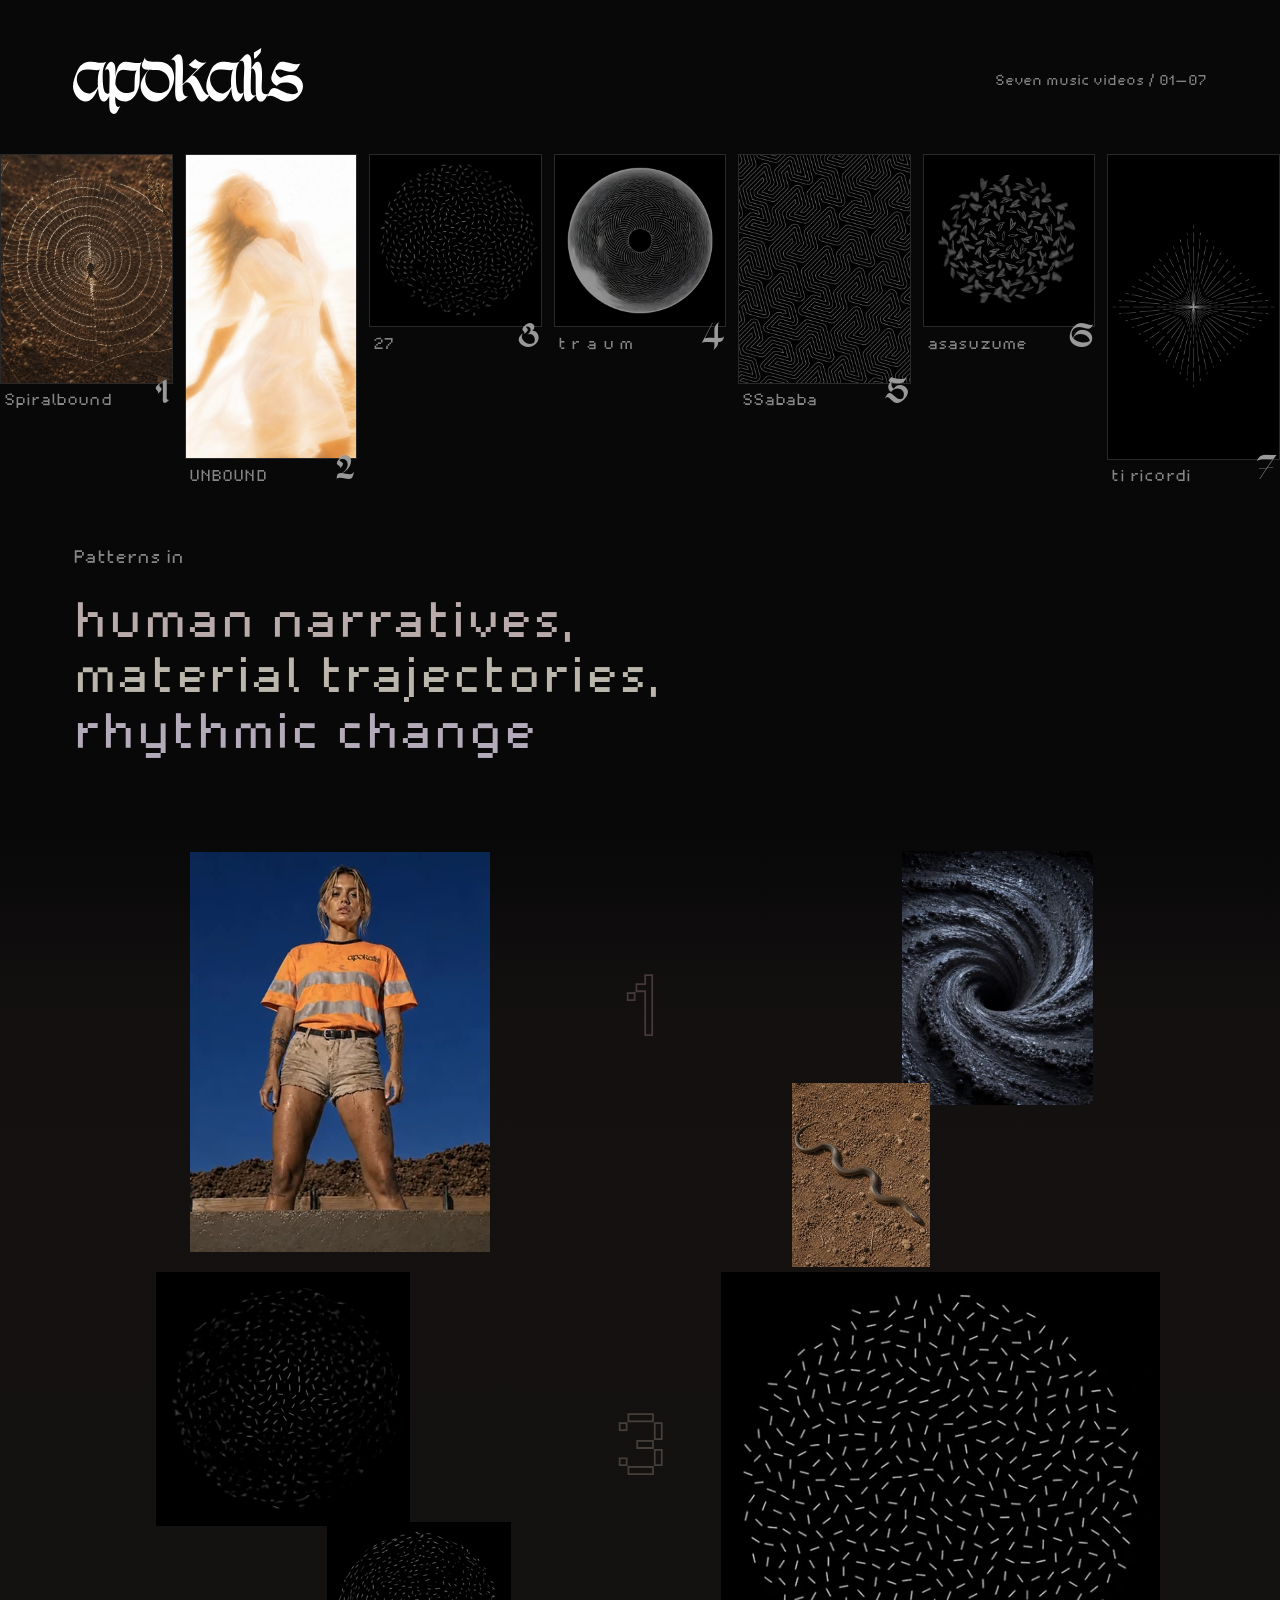
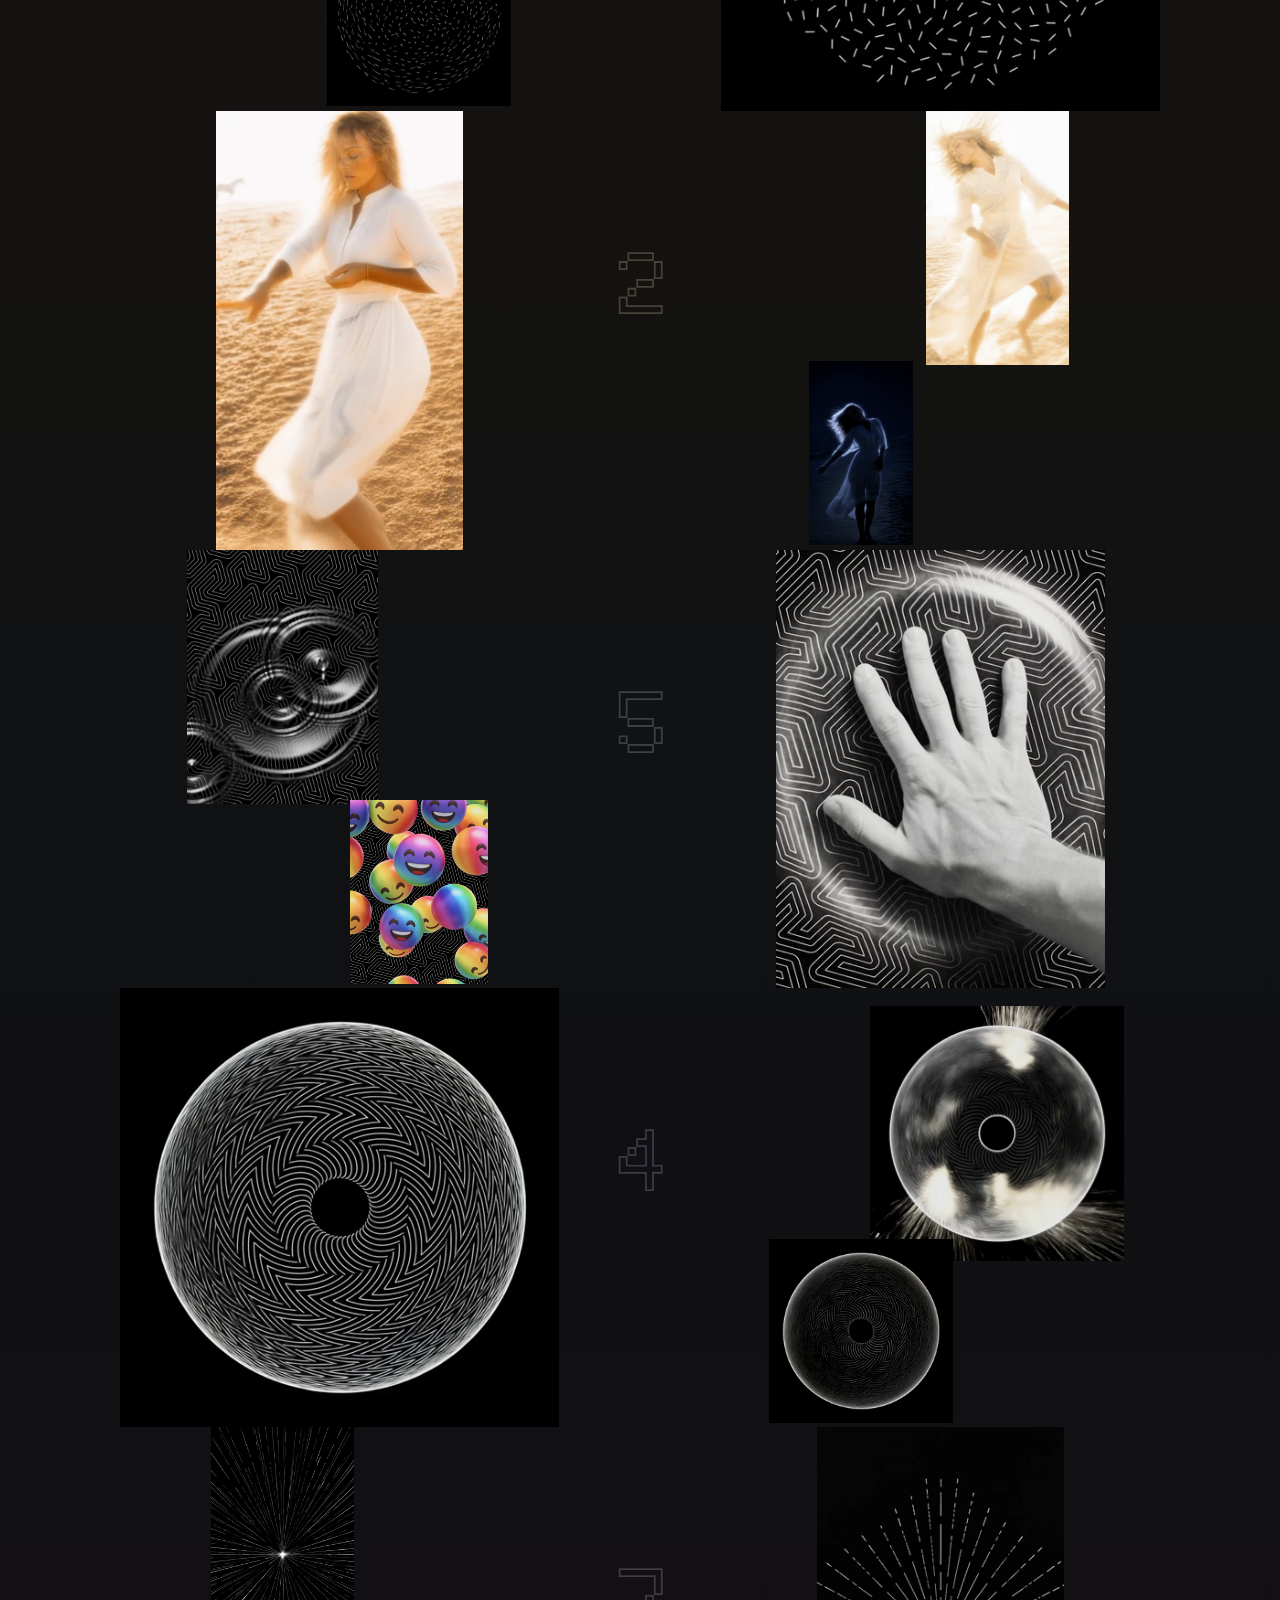
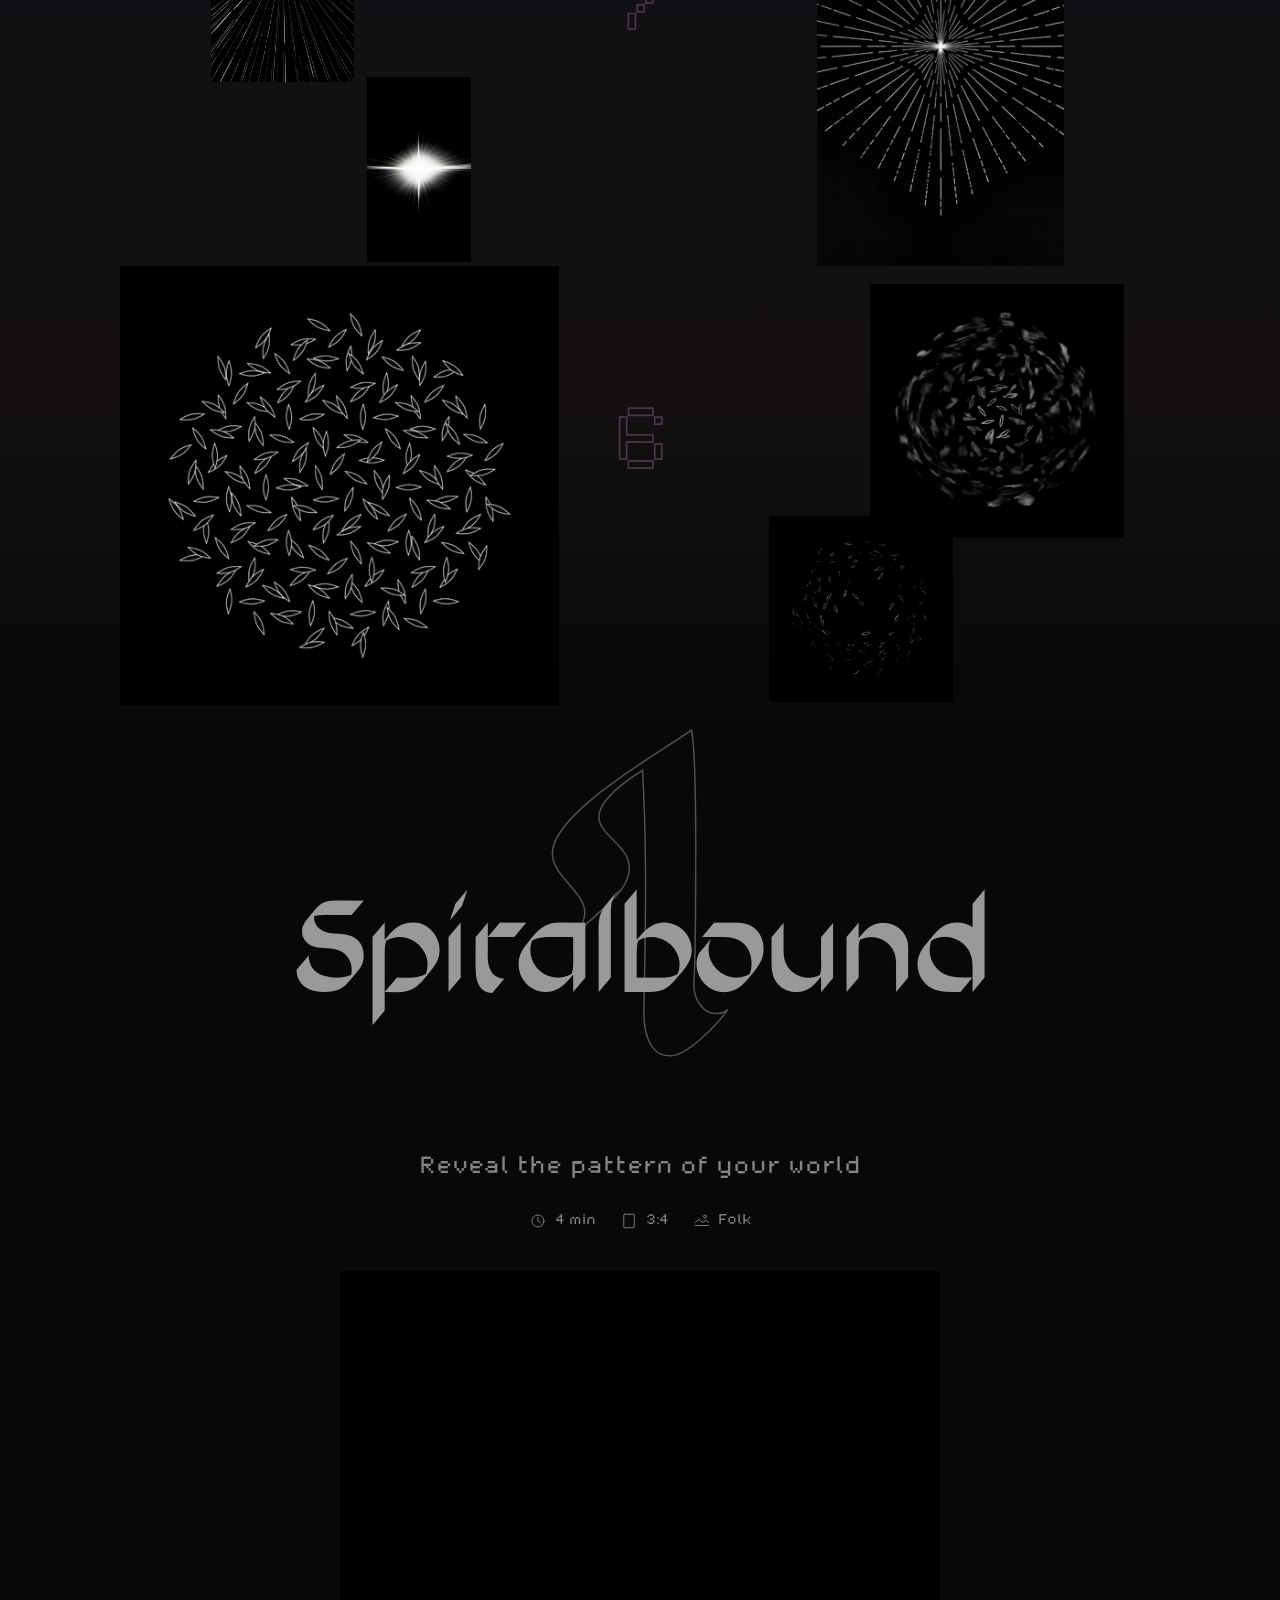
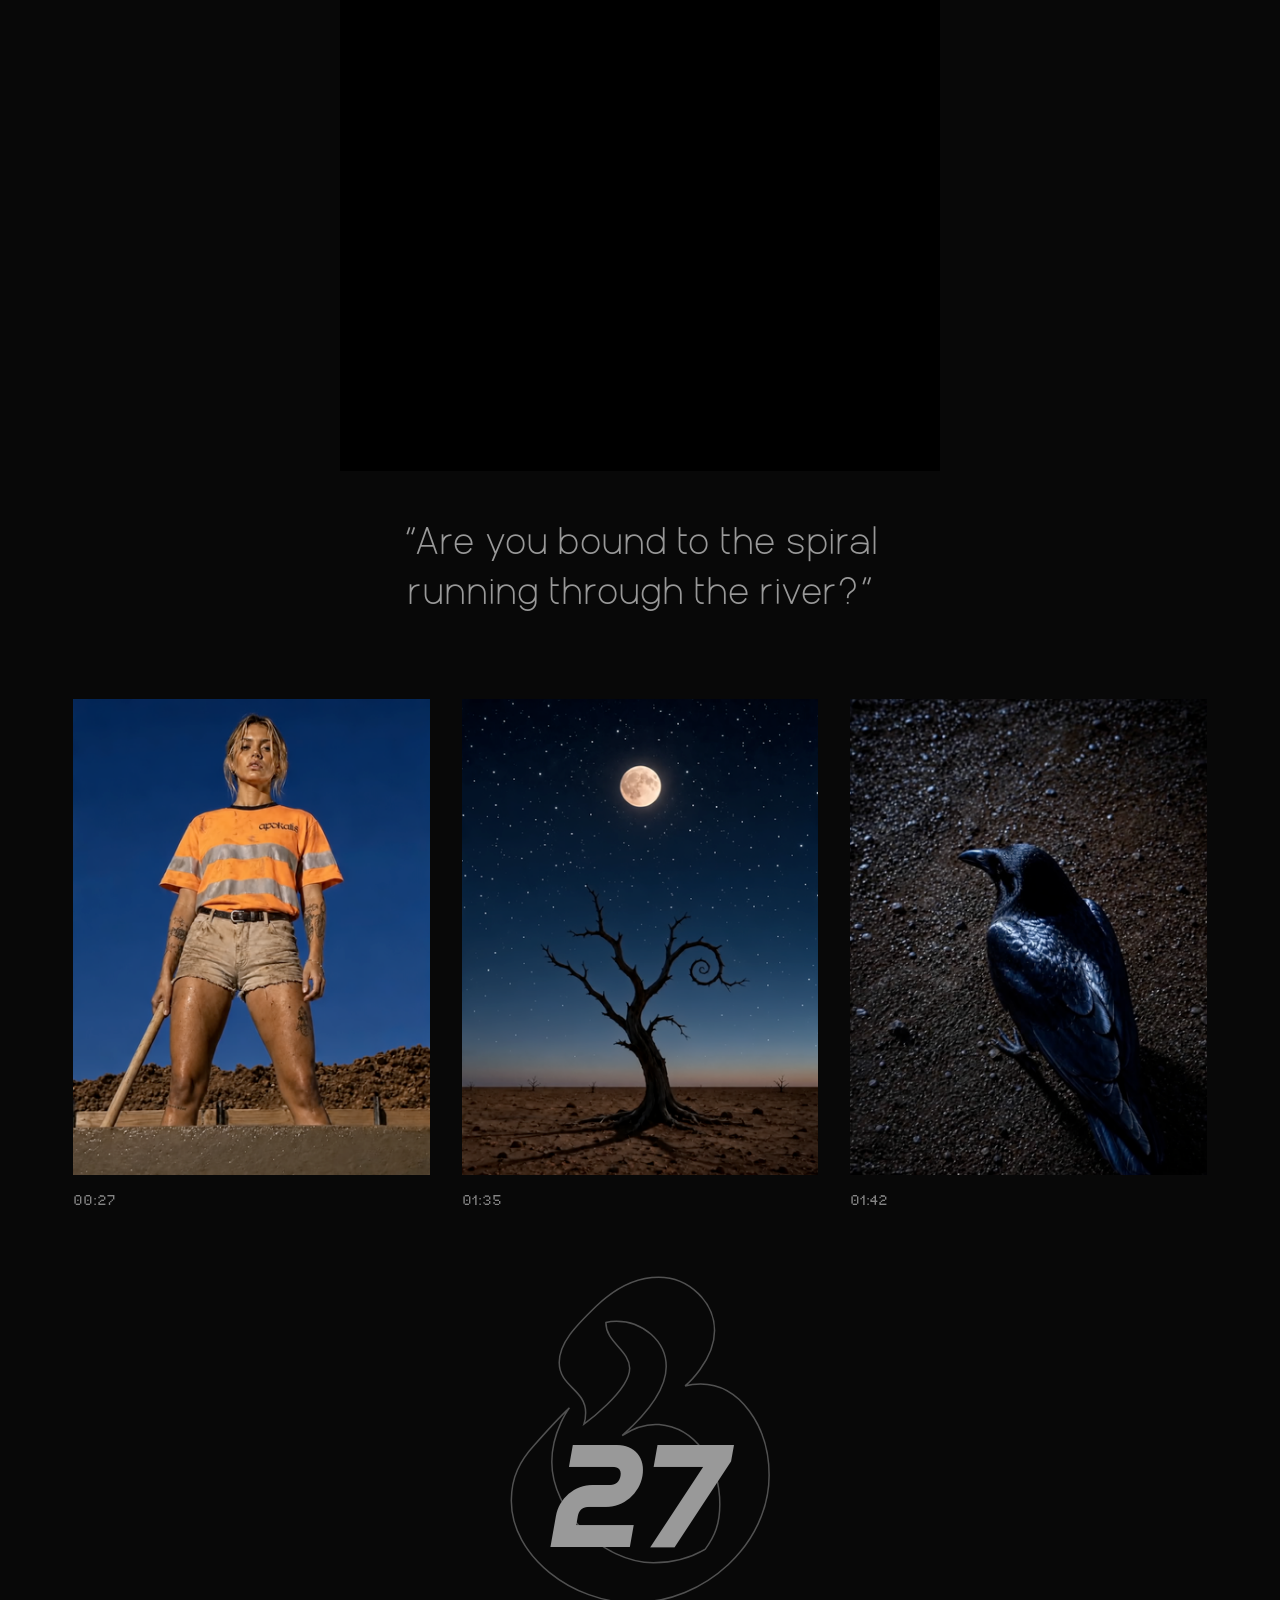
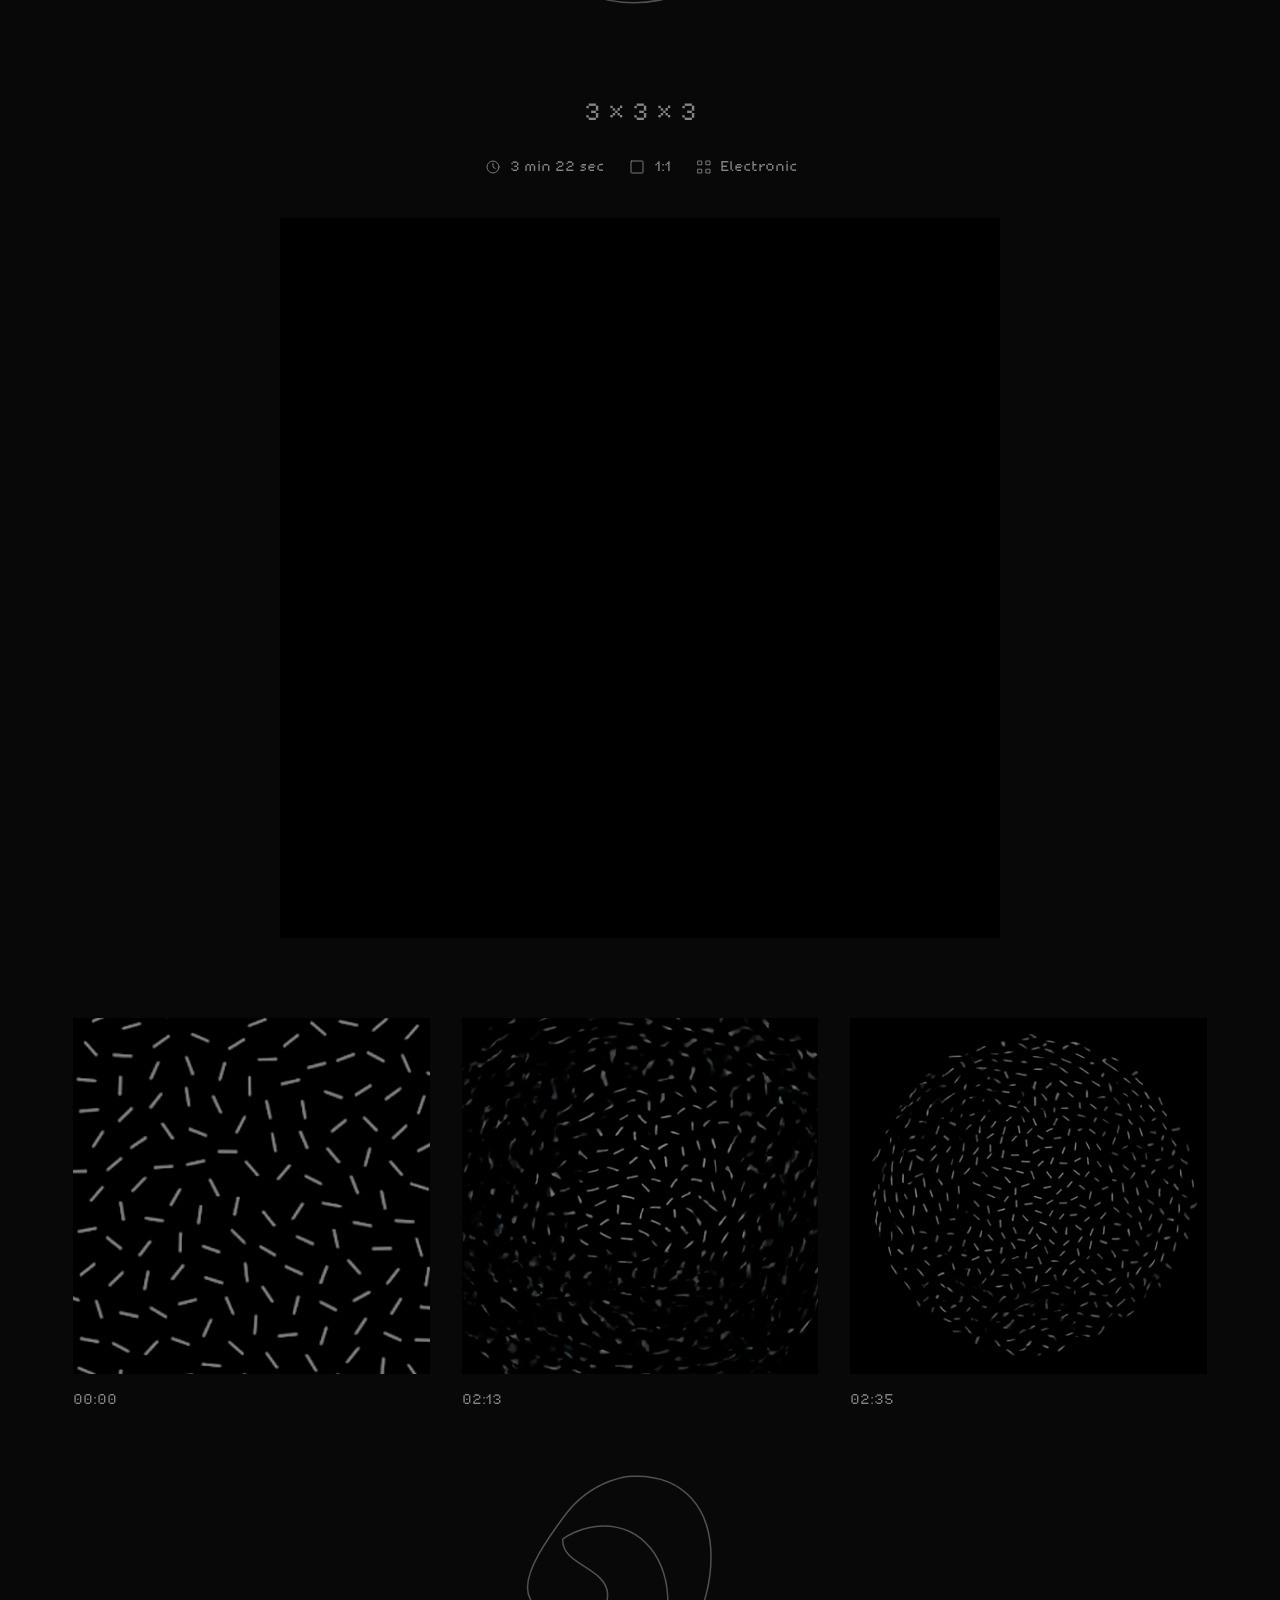
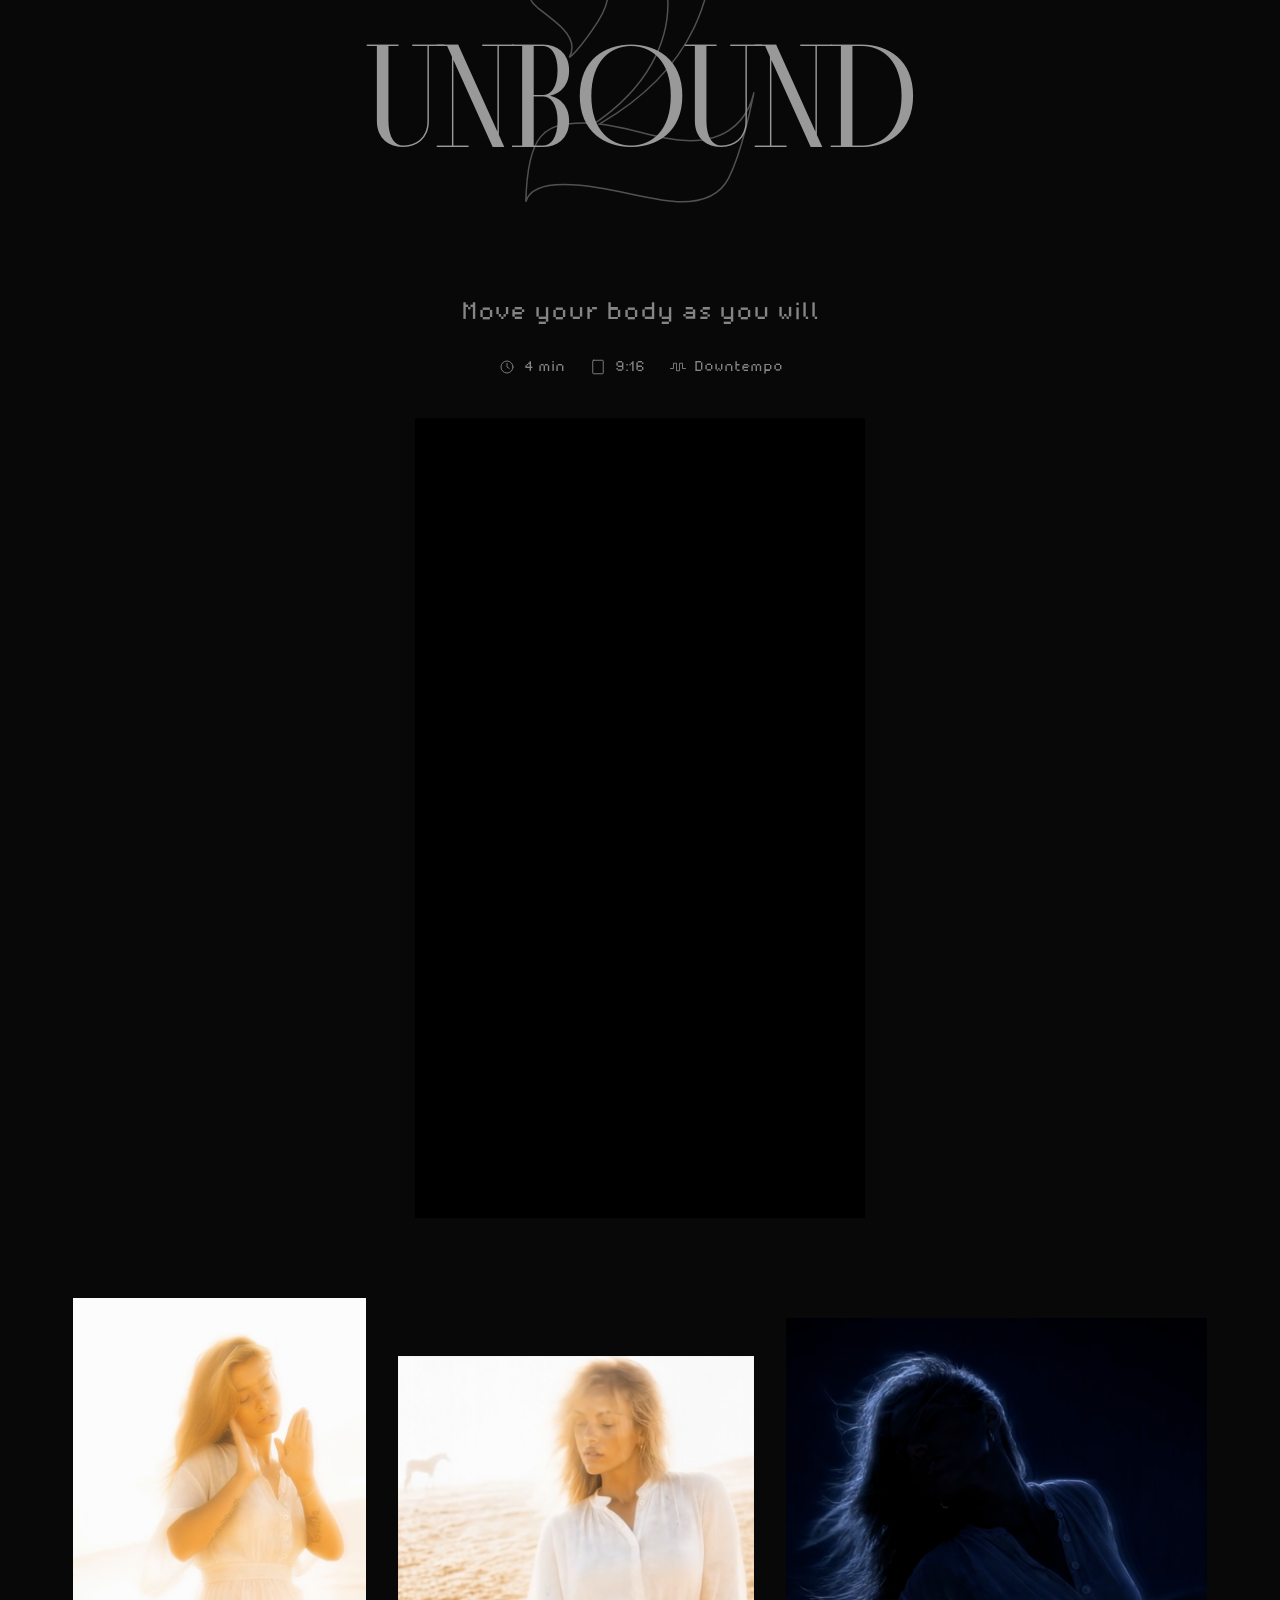
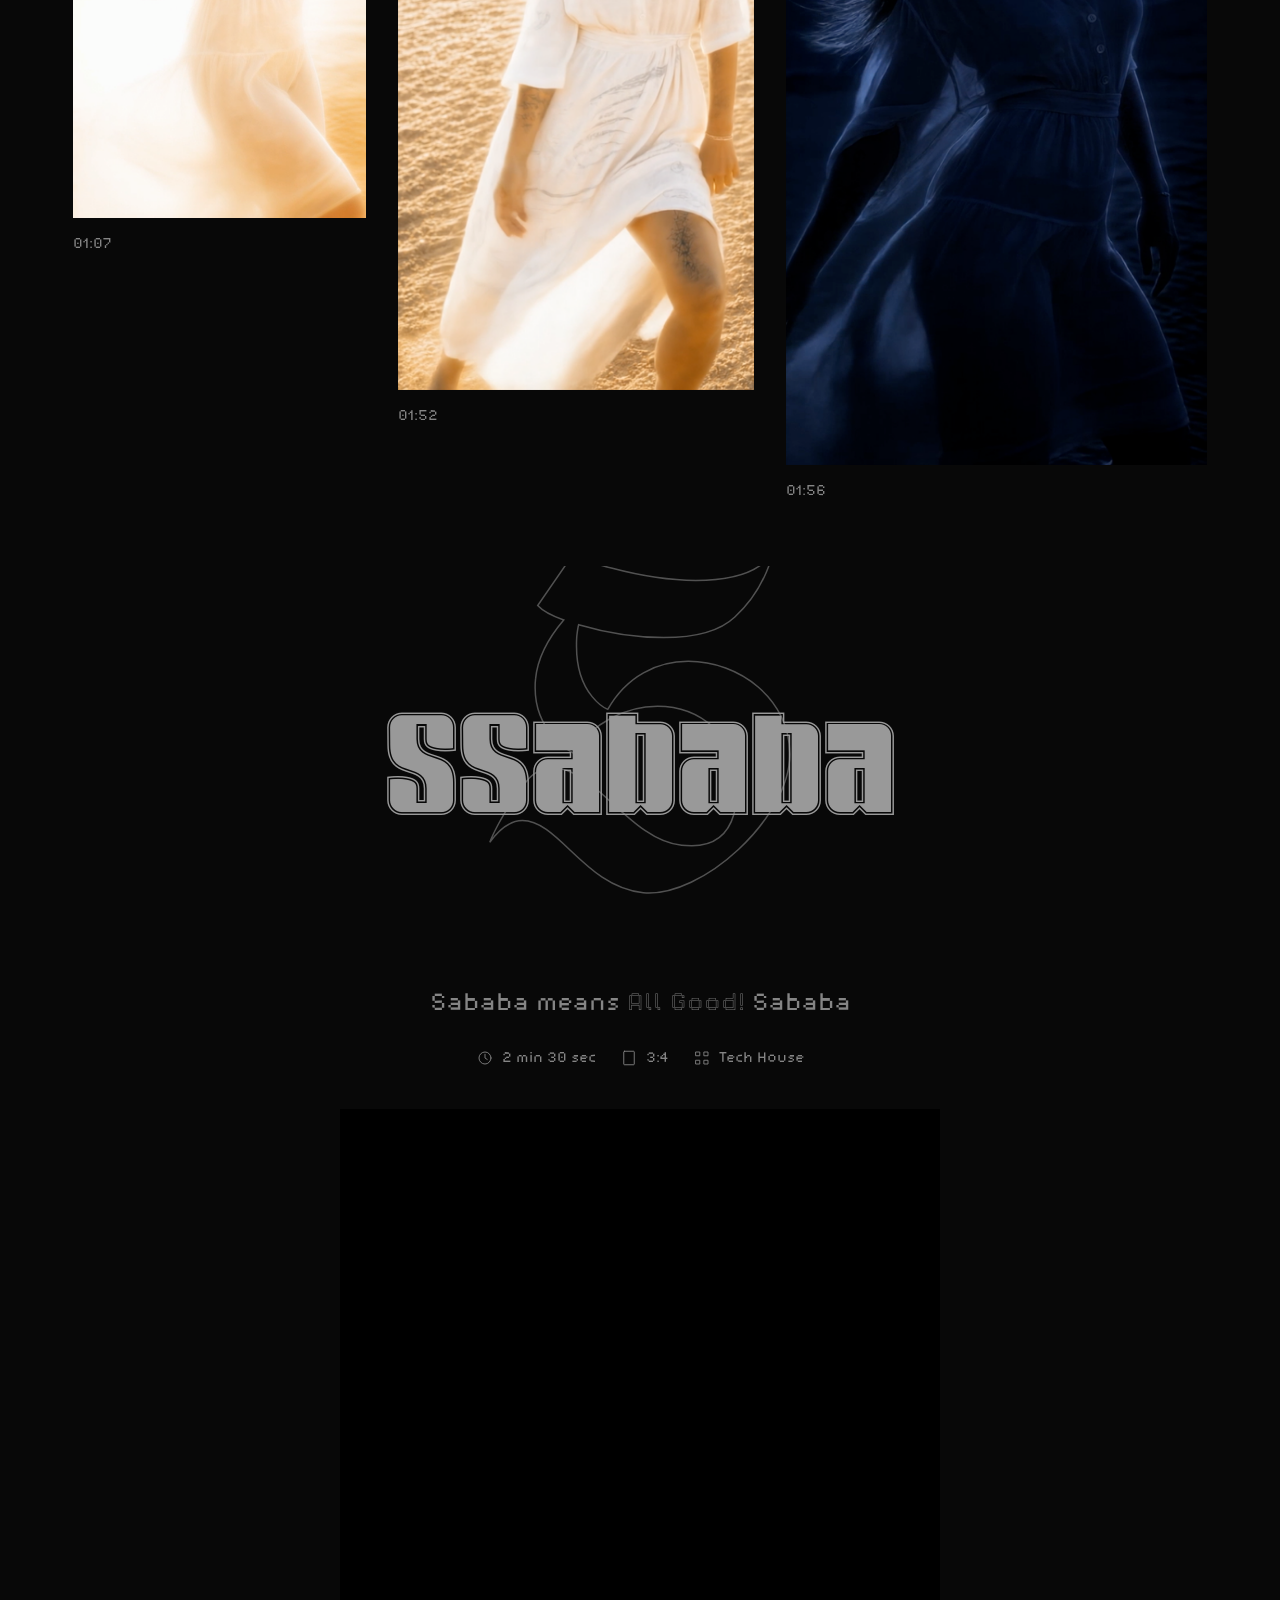
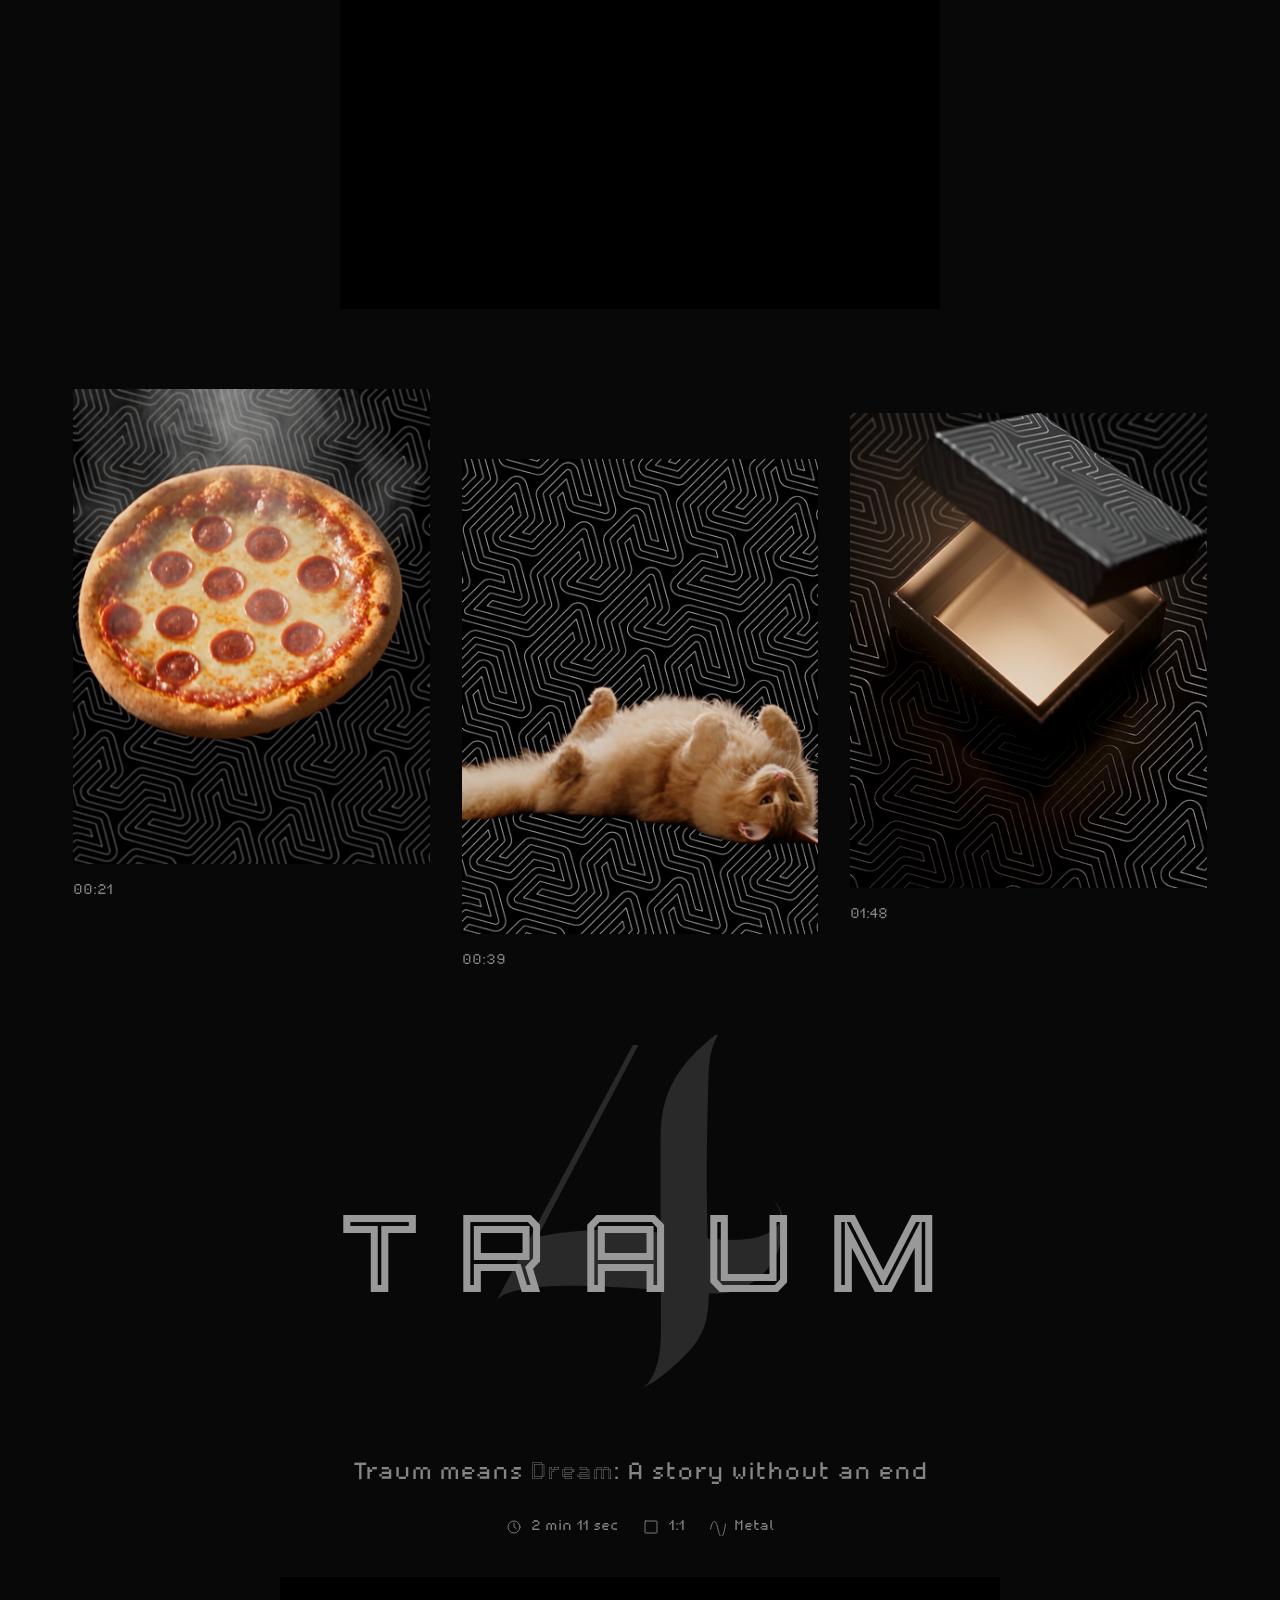
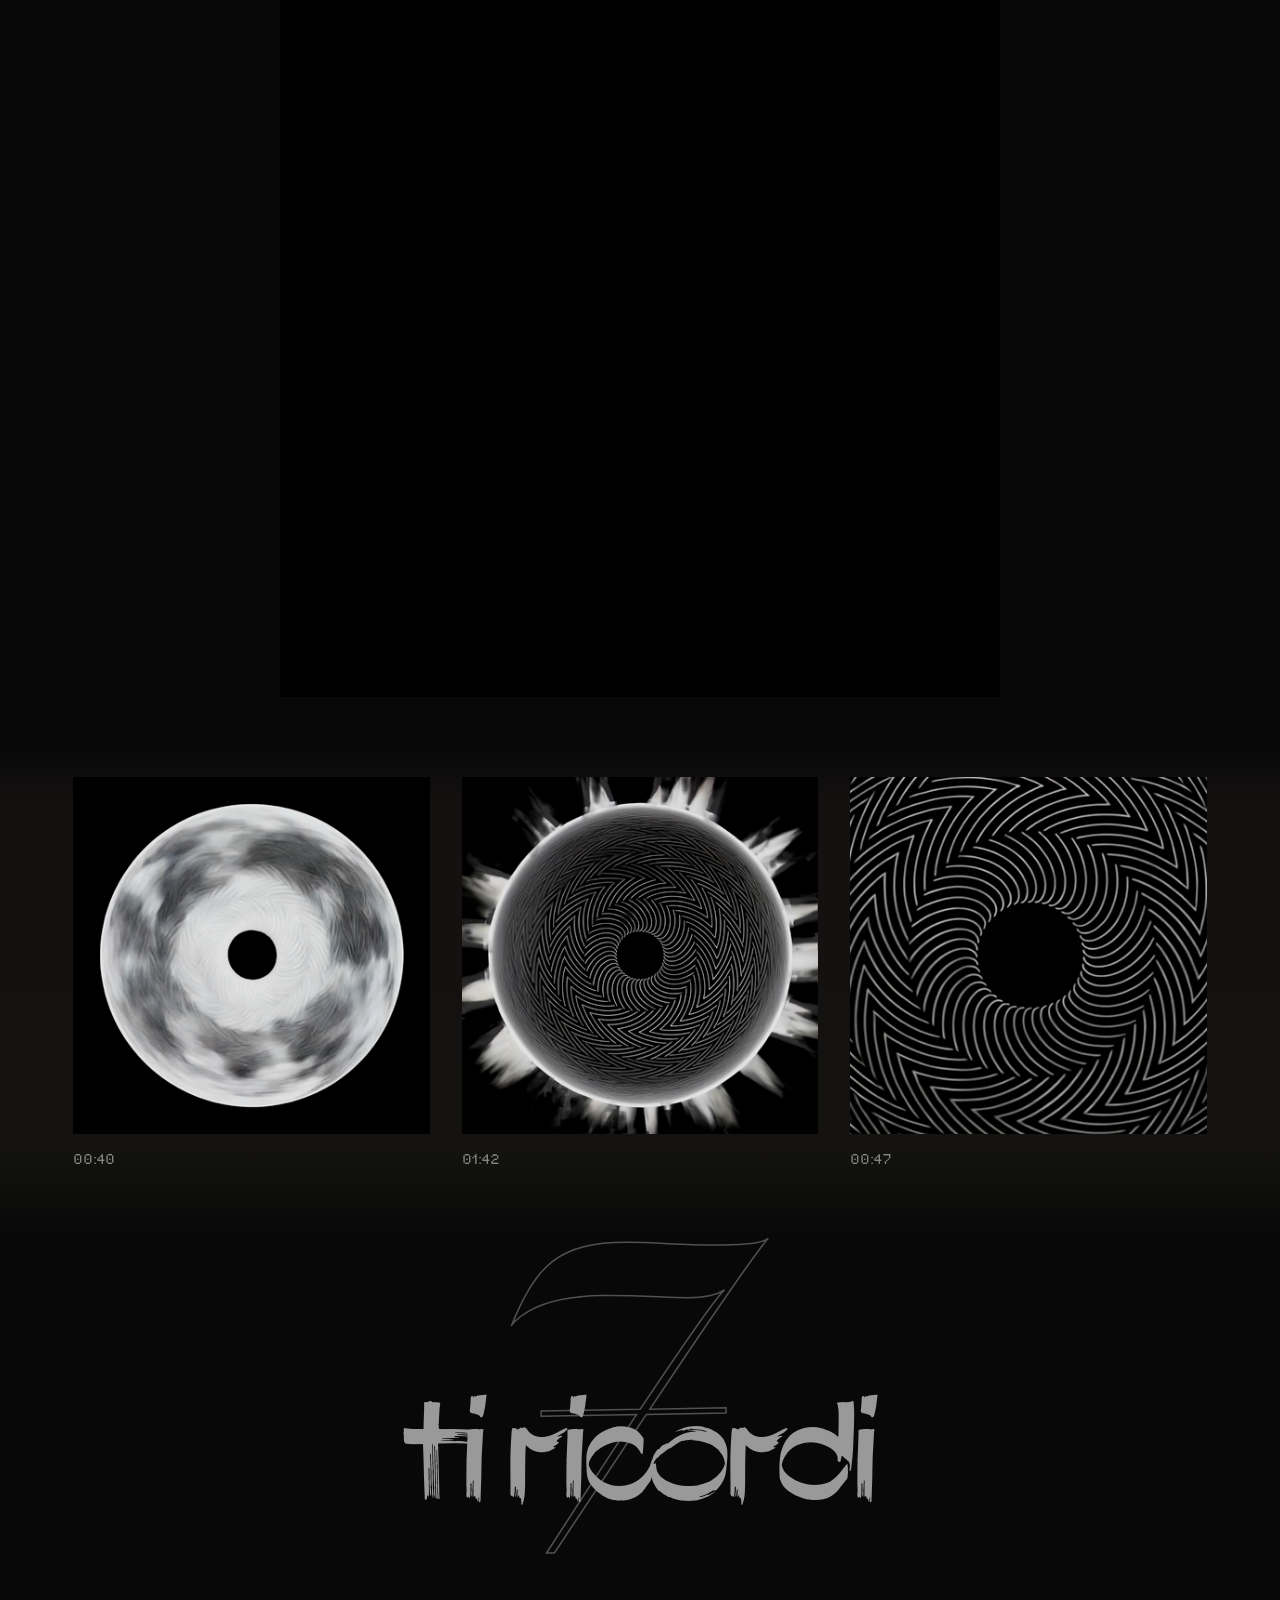
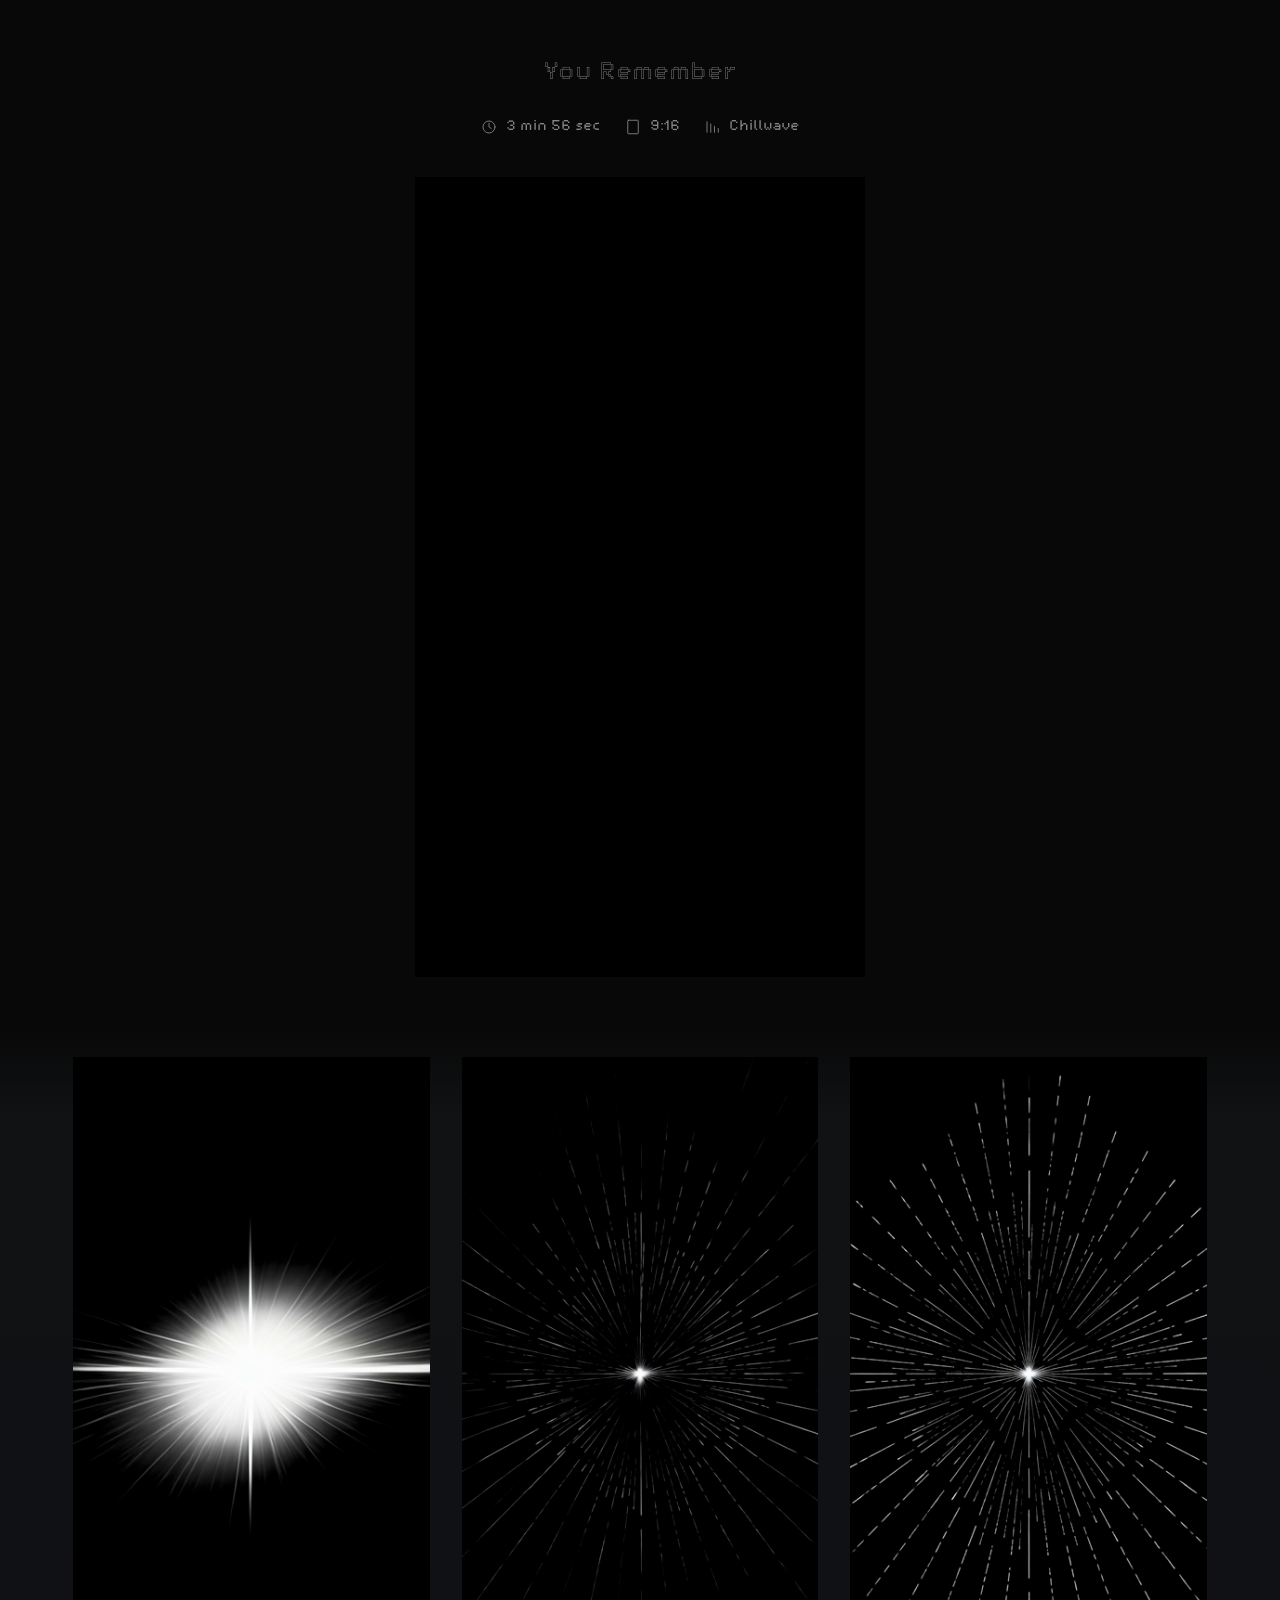
<file: journey/index.html>
<!doctype html><html lang="en"><head><meta charset="utf-8"><meta name="viewport" content="width=device-width,initial-scale=1"><meta name="description" content="Seven audiovisual chapters by APOKALIS. Patterns in human narratives, material trajectories, rhythmic change."><title>APOKALIS — Seven music videos / 01—07</title><script>document.documentElement.classList.add("is-loading");setTimeout(()=>{if(document.documentElement.classList.contains("is-loading")){document.documentElement.classList.remove("is-loading");const main=document.querySelector("main");if(main){main.inert=false;main.removeAttribute("aria-busy")}document.querySelector(".site-loader")?.remove();document.dispatchEvent(new Event("apokalis:ready"))}},65000)</script><script src="assets/site-loading.js" defer></script><script src="assets/journey-playback.js" defer></script><link rel="preload" href="assets/Partita-Regular.woff2" as="font" type="font/woff2" crossorigin><link rel="stylesheet" href="assets/presentation.css"><link rel="stylesheet" href="assets/credits.css">
<noscript><style>.journey-video[data-poster],.live-player>iframe[data-src]{display:none}</style></noscript></head>
<body>
<div class="site-loader" aria-label="Loading presentation"><div class="loading-content"><p>APOKALIS</p><div role="progressbar" aria-label="Loading page resources" aria-valuemin="0" aria-valuemax="100" aria-valuenow="0"><span class="loading-percentage">0%</span><span class="loading-track" aria-hidden="true"></span></div></div></div>
<main>
<div id="intro">
<div class="panel index-panel"><div class="signature"><img src="assets/logo.svg" alt="APOKALIS" width="4000" height="1155" decoding="async" loading="eager"><p class="label">Seven music videos / 01—07</p></div><nav class="covers" aria-label="Chapters in numerical order"><figure class="cover"><a href="#project-1" aria-label="Chapter 1: Spiralbound" target="_blank" rel="noopener"><img src="assets/cover-1.webp" alt="Spiralbound" width="940" height="1253" decoding="async" loading="eager" srcset="assets/responsive/cover-1-128.webp 128w, assets/responsive/cover-1-256.webp 256w, assets/responsive/cover-1-384.webp 384w, assets/cover-1.webp 940w" sizes="(max-width: 800px) calc((100vw - 6 * clamp(3px, .86vw, 12px)) / 7), calc((100vw - 72px) / 7)"></a><figcaption><span class="label">Spiralbound</span><b>1</b></figcaption></figure><figure class="cover"><a href="#project-2" aria-label="Chapter 2: UNBOUND" target="_blank" rel="noopener"><img src="assets/cover-2.webp" alt="UNBOUND" width="865" height="1537" decoding="async" loading="eager" srcset="assets/responsive/cover-2-128.webp 128w, assets/cover-2.webp 865w" sizes="(max-width: 800px) calc((100vw - 6 * clamp(3px, .86vw, 12px)) / 7), calc((100vw - 72px) / 7)"></a><figcaption><span class="label">UNBOUND</span><b>2</b></figcaption></figure><figure class="cover"><a href="#project-3" aria-label="Chapter 3: 27" target="_blank" rel="noopener"><img src="assets/cover-3.webp" alt="27" width="1080" height="1080" decoding="async" loading="eager" srcset="assets/responsive/cover-3-128.webp 128w, assets/responsive/cover-3-256.webp 256w, assets/cover-3.webp 1080w" sizes="(max-width: 800px) calc((100vw - 6 * clamp(3px, .86vw, 12px)) / 7), calc((100vw - 72px) / 7)"></a><figcaption><span class="label">27</span><b>3</b></figcaption></figure><figure class="cover"><a href="#project-4" aria-label="Chapter 4: t r a u m" target="_blank" rel="noopener"><img src="assets/cover-4.webp" alt="t r a u m" width="1080" height="1080" decoding="async" loading="eager" srcset="assets/responsive/cover-4-128.webp 128w, assets/responsive/cover-4-256.webp 256w, assets/responsive/cover-4-384.webp 384w, assets/cover-4.webp 1080w" sizes="(max-width: 800px) calc((100vw - 6 * clamp(3px, .86vw, 12px)) / 7), calc((100vw - 72px) / 7)"></a><figcaption><span class="label">t r a u m</span><b>4</b></figcaption></figure><figure class="cover"><a href="#project-5" aria-label="Chapter 5: SSababa" target="_blank" rel="noopener"><img src="assets/cover-5.webp" alt="SSababa" width="1200" height="1600" decoding="async" loading="eager" srcset="assets/responsive/cover-5-128.webp 128w, assets/responsive/cover-5-256.webp 256w, assets/responsive/cover-5-384.webp 384w, assets/responsive/cover-5-512.webp 512w, assets/cover-5.webp 1200w" sizes="(max-width: 800px) calc((100vw - 6 * clamp(3px, .86vw, 12px)) / 7), calc((100vw - 72px) / 7)"></a><figcaption><span class="label">SSababa</span><b>5</b></figcaption></figure><figure class="cover"><a href="#project-6" aria-label="Chapter 6: asasuzume" target="_blank" rel="noopener"><img src="assets/cover-6.webp" alt="asasuzume" width="1080" height="1080" decoding="async" loading="eager" srcset="assets/responsive/cover-6-128.webp 128w, assets/responsive/cover-6-256.webp 256w, assets/cover-6.webp 1080w" sizes="(max-width: 800px) calc((100vw - 6 * clamp(3px, .86vw, 12px)) / 7), calc((100vw - 72px) / 7)"></a><figcaption><span class="label">asasuzume</span><b>6</b></figcaption></figure><figure class="cover"><a href="#project-7" aria-label="Chapter 7: ti ricordi" target="_blank" rel="noopener"><img src="assets/cover-7.webp" alt="ti ricordi" width="1080" height="1920" decoding="async" loading="eager" srcset="assets/responsive/cover-7-128.webp 128w, assets/responsive/cover-7-256.webp 256w, assets/responsive/cover-7-384.webp 384w, assets/responsive/cover-7-512.webp 512w, assets/cover-7.webp 1080w" sizes="(max-width: 800px) calc((100vw - 6 * clamp(3px, .86vw, 12px)) / 7), calc((100vw - 72px) / 7)"></a><figcaption><span class="label">ti ricordi</span><b>7</b></figcaption></figure></nav></div>
<div class="panel opening"><h1><span class="opening-intro">Patterns in</span><span class="opening-narratives">human narratives,</span><span class="opening-trajectories">material trajectories,</span><span class="opening-rhythm">rhythmic change</span></h1></div>
<div class="panel motion-panel"><div class="loop-gallery"><div class="loop-row" data-loop-row="1" data-chapter="1"><figure class="loop-card"><span class="preview-number" aria-hidden="true"><span class="preview-number-outline">1</span></span><a class="moment-images" href="#project-1" aria-label="Explore Spiralbound" target="_blank" rel="noopener"><span class="moving-frame"><video class="journey-video" width="300" height="400" style="width:300px;height:400px" data-poster="assets/preview-1.webp" data-src="assets/spiralbound-journey.mp4" muted loop playsinline preload="none" aria-label="Spiralbound — looping Journey excerpt"></video><noscript><img class="journey-video poster-fallback" src="assets/preview-1.webp" width="300" height="400" style="width:300px;height:400px" alt="Spiralbound — looping Journey excerpt" loading="lazy" decoding="async"></noscript></span><img class="moment-still still-a" src="assets/journey-1-0139.webp" alt="Blue-lit spiral from Spiralbound" width="768" height="1024" decoding="async" loading="lazy" srcset="assets/responsive/journey-1-0139-128.webp 128w, assets/responsive/journey-1-0139-256.webp 256w, assets/journey-1-0139.webp 768w" sizes="(max-width: 600px) min(calc((min(100vw, 1400px) - 2 * clamp(24px, 5.714vw, 80px)) * 0.56), calc(clamp(440px, 125vw, 680px) * 0.33)), min(calc((min(100vw, 1400px) - 2 * clamp(24px, 5.714vw, 80px)) * 0.37), calc(clamp(400px, 34.286vw, 480px) * 0.43499999999999994))"><img class="moment-still still-b" src="assets/journey-1-0055.webp" alt="Snake on earth from Spiralbound" width="768" height="1024" decoding="async" loading="lazy" srcset="assets/responsive/journey-1-0055-128.webp 128w, assets/responsive/journey-1-0055-256.webp 256w, assets/journey-1-0055.webp 768w" sizes="(max-width: 600px) min(calc((min(100vw, 1400px) - 2 * clamp(24px, 5.714vw, 80px)) * 0.36), calc(clamp(440px, 125vw, 680px) * 0.21000000000000002)), min(calc((min(100vw, 1400px) - 2 * clamp(24px, 5.714vw, 80px)) * 0.29), calc(clamp(400px, 34.286vw, 480px) * 0.315))"></a></figure></div><div class="loop-row" data-loop-row="2" data-chapter="3"><figure class="loop-card"><span class="preview-number" aria-hidden="true"><span class="preview-number-outline">3</span></span><a class="moment-images" href="#project-3" aria-label="Explore 27" target="_blank" rel="noopener"><span class="moving-frame"><video class="journey-video" width="480" height="480" style="width:480px;height:480px" data-poster="assets/preview-3.webp" data-src="assets/27-journey.mp4" muted loop playsinline preload="none" aria-label="27 — looping Journey excerpt"></video><noscript><img class="journey-video poster-fallback" src="assets/preview-3.webp" width="480" height="480" style="width:480px;height:480px" alt="27 — looping Journey excerpt" loading="lazy" decoding="async"></noscript></span><img class="moment-still still-a" src="assets/journey-3-0133.webp" alt="First supporting moment from 27" width="1080" height="1080" decoding="async" loading="lazy" srcset="assets/responsive/journey-3-0133-128.webp 128w, assets/responsive/journey-3-0133-256.webp 256w, assets/responsive/journey-3-0133-384.webp 384w, assets/journey-3-0133.webp 1080w" sizes="(max-width: 600px) min(calc((min(100vw, 1400px) - 2 * clamp(24px, 5.714vw, 80px)) * 0.56), calc(clamp(440px, 125vw, 680px) * 0.44)), min(calc((min(100vw, 1400px) - 2 * clamp(24px, 5.714vw, 80px)) * 0.37), calc(clamp(400px, 34.286vw, 480px) * 0.58))"><img class="moment-still still-b" src="assets/journey-3-0149.webp" alt="Second supporting moment from 27" width="1080" height="1080" decoding="async" loading="lazy" srcset="assets/responsive/journey-3-0149-128.webp 128w, assets/responsive/journey-3-0149-256.webp 256w, assets/responsive/journey-3-0149-384.webp 384w, assets/responsive/journey-3-0149-512.webp 512w, assets/journey-3-0149.webp 1080w" sizes="(max-width: 600px) min(calc((min(100vw, 1400px) - 2 * clamp(24px, 5.714vw, 80px)) * 0.36), calc(clamp(440px, 125vw, 680px) * 0.28)), min(calc((min(100vw, 1400px) - 2 * clamp(24px, 5.714vw, 80px)) * 0.29), calc(clamp(400px, 34.286vw, 480px) * 0.42))"></a></figure></div><div class="loop-row" data-loop-row="3" data-chapter="2"><figure class="loop-card"><span class="preview-number" aria-hidden="true"><span class="preview-number-outline">2</span></span><a class="moment-images" href="#project-2" aria-label="Explore UNBOUND" target="_blank" rel="noopener"><span class="moving-frame"><video class="journey-video" width="270" height="480" style="width:270px;height:480px" data-poster="assets/preview-2.webp" data-src="assets/unbound-journey.mp4" muted loop playsinline preload="none" aria-label="UNBOUND — looping Journey excerpt"></video><noscript><img class="journey-video poster-fallback" src="assets/preview-2.webp" width="270" height="480" style="width:270px;height:480px" alt="UNBOUND — looping Journey excerpt" loading="lazy" decoding="async"></noscript></span><img class="moment-still still-a" src="assets/journey-2-0025.webp" alt="First supporting moment from UNBOUND" width="720" height="1280" decoding="async" loading="lazy" srcset="assets/responsive/journey-2-0025-128.webp 128w, assets/journey-2-0025.webp 720w" sizes="(max-width: 600px) min(calc((min(100vw, 1400px) - 2 * clamp(24px, 5.714vw, 80px)) * 0.56), calc(clamp(440px, 125vw, 680px) * 0.2475)), min(calc((min(100vw, 1400px) - 2 * clamp(24px, 5.714vw, 80px)) * 0.37), calc(clamp(400px, 34.286vw, 480px) * 0.32625))"><img class="moment-still still-b" src="assets/journey-2-0252.webp" alt="Second supporting moment from UNBOUND" width="720" height="1280" decoding="async" loading="lazy" srcset="assets/responsive/journey-2-0252-128.webp 128w, assets/journey-2-0252.webp 720w" sizes="(max-width: 600px) min(calc((min(100vw, 1400px) - 2 * clamp(24px, 5.714vw, 80px)) * 0.36), calc(clamp(440px, 125vw, 680px) * 0.15750000000000003)), min(calc((min(100vw, 1400px) - 2 * clamp(24px, 5.714vw, 80px)) * 0.29), calc(clamp(400px, 34.286vw, 480px) * 0.23625))"></a></figure></div><div class="loop-row" data-loop-row="4" data-chapter="5"><figure class="loop-card"><span class="preview-number" aria-hidden="true"><span class="preview-number-outline">5</span></span><a class="moment-images" href="#project-5" aria-label="Explore SSababa" target="_blank" rel="noopener"><span class="moving-frame"><video class="journey-video" width="360" height="480" style="width:360px;height:480px" data-poster="assets/preview-5.webp" data-src="assets/ssababa-journey.mp4" muted loop playsinline preload="none" aria-label="SSababa — looping Journey excerpt"></video><noscript><img class="journey-video poster-fallback" src="assets/preview-5.webp" width="360" height="480" style="width:360px;height:480px" alt="SSababa — looping Journey excerpt" loading="lazy" decoding="async"></noscript></span><img class="moment-still still-a" src="assets/journey-5-00-09.webp" alt="First supporting moment from SSababa" width="1200" height="1600" decoding="async" loading="lazy" srcset="assets/responsive/journey-5-00-09-128.webp 128w, assets/responsive/journey-5-00-09-256.webp 256w, assets/responsive/journey-5-00-09-384.webp 384w, assets/journey-5-00-09.webp 1200w" sizes="(max-width: 600px) min(calc((min(100vw, 1400px) - 2 * clamp(24px, 5.714vw, 80px)) * 0.56), calc(clamp(440px, 125vw, 680px) * 0.33)), min(calc((min(100vw, 1400px) - 2 * clamp(24px, 5.714vw, 80px)) * 0.37), calc(clamp(400px, 34.286vw, 480px) * 0.43499999999999994))"><img class="moment-still still-b" src="assets/journey-5-00-18.webp" alt="Second supporting moment from SSababa" width="1200" height="1600" decoding="async" loading="lazy" srcset="assets/responsive/journey-5-00-18-128.webp 128w, assets/responsive/journey-5-00-18-256.webp 256w, assets/responsive/journey-5-00-18-384.webp 384w, assets/journey-5-00-18.webp 1200w" sizes="(max-width: 600px) min(calc((min(100vw, 1400px) - 2 * clamp(24px, 5.714vw, 80px)) * 0.36), calc(clamp(440px, 125vw, 680px) * 0.21000000000000002)), min(calc((min(100vw, 1400px) - 2 * clamp(24px, 5.714vw, 80px)) * 0.29), calc(clamp(400px, 34.286vw, 480px) * 0.315))"></a></figure></div><div class="loop-row" data-loop-row="5" data-chapter="4"><figure class="loop-card"><span class="preview-number" aria-hidden="true"><span class="preview-number-outline">4</span></span><a class="moment-images" href="#project-4" aria-label="Explore t r a u m" target="_blank" rel="noopener"><span class="moving-frame"><video class="journey-video" width="480" height="480" style="width:480px;height:480px" data-poster="assets/preview-4.webp" data-src="assets/traum-journey.mp4" muted loop playsinline preload="none" aria-label="t r a u m — looping Journey excerpt"></video><noscript><img class="journey-video poster-fallback" src="assets/preview-4.webp" width="480" height="480" style="width:480px;height:480px" alt="t r a u m — looping Journey excerpt" loading="lazy" decoding="async"></noscript></span><img class="moment-still still-a" src="assets/journey-4-00-27.webp" alt="First supporting moment from t r a u m" width="1080" height="1080" decoding="async" loading="lazy" srcset="assets/responsive/journey-4-00-27-128.webp 128w, assets/responsive/journey-4-00-27-256.webp 256w, assets/journey-4-00-27.webp 1080w" sizes="(max-width: 600px) min(calc((min(100vw, 1400px) - 2 * clamp(24px, 5.714vw, 80px)) * 0.56), calc(clamp(440px, 125vw, 680px) * 0.44)), min(calc((min(100vw, 1400px) - 2 * clamp(24px, 5.714vw, 80px)) * 0.37), calc(clamp(400px, 34.286vw, 480px) * 0.58))"><img class="moment-still still-b" src="assets/journey-4-00-52.webp" alt="Second supporting moment from t r a u m" width="1080" height="1080" decoding="async" loading="lazy" srcset="assets/responsive/journey-4-00-52-128.webp 128w, assets/responsive/journey-4-00-52-256.webp 256w, assets/responsive/journey-4-00-52-384.webp 384w, assets/journey-4-00-52.webp 1080w" sizes="(max-width: 600px) min(calc((min(100vw, 1400px) - 2 * clamp(24px, 5.714vw, 80px)) * 0.36), calc(clamp(440px, 125vw, 680px) * 0.28)), min(calc((min(100vw, 1400px) - 2 * clamp(24px, 5.714vw, 80px)) * 0.29), calc(clamp(400px, 34.286vw, 480px) * 0.42))"></a></figure></div><div class="loop-row" data-loop-row="6" data-chapter="7"><figure class="loop-card"><span class="preview-number" aria-hidden="true"><span class="preview-number-outline">7</span></span><a class="moment-images" href="#project-7" aria-label="Explore ti ricordi" target="_blank" rel="noopener"><span class="moving-frame"><video class="journey-video" width="270" height="480" style="width:270px;height:480px" data-poster="assets/preview-7.webp" data-src="assets/ti-ricordi-journey.mp4" muted loop playsinline preload="none" aria-label="ti ricordi — looping Journey excerpt"></video><noscript><img class="journey-video poster-fallback" src="assets/preview-7.webp" width="270" height="480" style="width:270px;height:480px" alt="ti ricordi — looping Journey excerpt" loading="lazy" decoding="async"></noscript></span><img class="moment-still still-a" src="assets/journey-7-00-24.webp" alt="First supporting moment from ti ricordi" width="1080" height="1920" decoding="async" loading="lazy" srcset="assets/responsive/journey-7-00-24-128.webp 128w, assets/responsive/journey-7-00-24-256.webp 256w, assets/responsive/journey-7-00-24-384.webp 384w, assets/responsive/journey-7-00-24-512.webp 512w, assets/journey-7-00-24.webp 1080w" sizes="(max-width: 600px) min(calc((min(100vw, 1400px) - 2 * clamp(24px, 5.714vw, 80px)) * 0.56), calc(clamp(440px, 125vw, 680px) * 0.2475)), min(calc((min(100vw, 1400px) - 2 * clamp(24px, 5.714vw, 80px)) * 0.37), calc(clamp(400px, 34.286vw, 480px) * 0.32625))"><img class="moment-still still-b" src="assets/journey-7-03-42.webp" alt="Second supporting moment from ti ricordi" width="1080" height="1920" decoding="async" loading="lazy" srcset="assets/responsive/journey-7-03-42-128.webp 128w, assets/responsive/journey-7-03-42-256.webp 256w, assets/journey-7-03-42.webp 1080w" sizes="(max-width: 600px) min(calc((min(100vw, 1400px) - 2 * clamp(24px, 5.714vw, 80px)) * 0.36), calc(clamp(440px, 125vw, 680px) * 0.15750000000000003)), min(calc((min(100vw, 1400px) - 2 * clamp(24px, 5.714vw, 80px)) * 0.29), calc(clamp(400px, 34.286vw, 480px) * 0.23625))"></a></figure></div><div class="loop-row" data-loop-row="7" data-chapter="6"><figure class="loop-card"><span class="preview-number" aria-hidden="true"><span class="preview-number-outline">6</span></span><a class="moment-images" href="#project-6" aria-label="Explore asasuzume" target="_blank" rel="noopener"><span class="moving-frame"><video class="journey-video" width="480" height="480" style="width:480px;height:480px" data-poster="assets/preview-6.webp" data-src="assets/asasuzume-journey.mp4" muted loop playsinline preload="none" aria-label="asasuzume — looping Journey excerpt"></video><noscript><img class="journey-video poster-fallback" src="assets/preview-6.webp" width="480" height="480" style="width:480px;height:480px" alt="asasuzume — looping Journey excerpt" loading="lazy" decoding="async"></noscript></span><img class="moment-still still-a" src="assets/journey-6-02-06.webp" alt="First supporting moment from asasuzume" width="1080" height="1080" decoding="async" loading="lazy" srcset="assets/responsive/journey-6-02-06-128.webp 128w, assets/responsive/journey-6-02-06-256.webp 256w, assets/responsive/journey-6-02-06-384.webp 384w, assets/journey-6-02-06.webp 1080w" sizes="(max-width: 600px) min(calc((min(100vw, 1400px) - 2 * clamp(24px, 5.714vw, 80px)) * 0.56), calc(clamp(440px, 125vw, 680px) * 0.44)), min(calc((min(100vw, 1400px) - 2 * clamp(24px, 5.714vw, 80px)) * 0.37), calc(clamp(400px, 34.286vw, 480px) * 0.58))"><img class="moment-still still-b" src="assets/journey-6-01-02.webp" alt="Second supporting moment from asasuzume" width="1080" height="1080" decoding="async" loading="lazy" srcset="assets/responsive/journey-6-01-02-128.webp 128w, assets/responsive/journey-6-01-02-256.webp 256w, assets/responsive/journey-6-01-02-384.webp 384w, assets/responsive/journey-6-01-02-512.webp 512w, assets/journey-6-01-02.webp 1080w" sizes="(max-width: 600px) min(calc((min(100vw, 1400px) - 2 * clamp(24px, 5.714vw, 80px)) * 0.36), calc(clamp(440px, 125vw, 680px) * 0.28)), min(calc((min(100vw, 1400px) - 2 * clamp(24px, 5.714vw, 80px)) * 0.29), calc(clamp(400px, 34.286vw, 480px) * 0.42))"></a></figure></div></div></div></div>
<article class="project" id="project-1" aria-label="Chapter 1: Spiralbound">
<div class="panel lead"><div class="chapter-head"><span class="number-ornament" aria-hidden="true">1</span><div class="title-lockup"><h2>Spiralbound</h2></div></div><p class="description">Reveal the pattern of your world</p><div class="chapter-meta"><span><svg viewBox="0 0 24 24" aria-hidden="true"><circle cx="12" cy="12" r="8"></circle><path d="M12 7v5l3 2"></path></svg>4 min</span><span><svg viewBox="0 0 24 24" aria-hidden="true"><rect x="5" y="3" width="14" height="18" rx="1"></rect></svg>3:4</span><span class="genre-chip"><svg viewBox="0 0 24 24" aria-hidden="true"><path d="M3 18h18M3 14l5-4 5 4 4-3 4 3"></path><circle cx="16" cy="6" r="2"></circle></svg>Folk</span></div></div>
<div class="panel player-panel"><div class="live-player" style="aspect-ratio:3 / 4"><iframe data-src="https://www.youtube.com/embed/Of0MV1Cwbx4?playsinline=1" title="Watch Spiralbound on YouTube" loading="lazy" referrerpolicy="strict-origin-when-cross-origin" allow="accelerometer; autoplay; clipboard-write; encrypted-media; gyroscope; picture-in-picture; web-share" allowfullscreen></iframe><noscript><iframe src="https://www.youtube.com/embed/Of0MV1Cwbx4?playsinline=1" title="Watch Spiralbound on YouTube" loading="lazy" referrerpolicy="strict-origin-when-cross-origin" allow="accelerometer; autoplay; clipboard-write; encrypted-media; gyroscope; picture-in-picture; web-share" allowfullscreen></iframe></noscript></div></div>
<div class="panel quote-panel"><blockquote class="chapter-quote"><p>“Are you bound to the spiral<br class="quote-break"> running through the river?”</p></blockquote></div>
<div class="panel moments-panel"><div class="moments-grid moments-terrain"><figure data-moment-time="27"><img src="assets/memories-1-0027.png" alt="A figure in an orange shirt against a blue sky" width="768" height="1024" decoding="async" loading="lazy" srcset="assets/responsive/memories-1-0027-128.png 128w, assets/responsive/memories-1-0027-256.png 256w, assets/responsive/memories-1-0027-384.png 384w, assets/responsive/memories-1-0027-512.png 512w, assets/memories-1-0027.png 768w" sizes="(max-width: 800px) calc(((min(100vw, 1400px) - 2 * clamp(24px, 5.714vw, 80px)) - 32px) / 3 * 1), calc(((min(100vw, 1400px) - 2 * clamp(24px, 5.714vw, 80px)) - 64px) / 3 * 1)"><figcaption>00:27</figcaption></figure><figure data-moment-time="95"><img src="assets/memories-1-0135.png" alt="A spiral-branched tree beneath a full moon" width="768" height="1024" decoding="async" loading="lazy" srcset="assets/responsive/memories-1-0135-128.png 128w, assets/responsive/memories-1-0135-256.png 256w, assets/responsive/memories-1-0135-384.png 384w, assets/responsive/memories-1-0135-512.png 512w, assets/memories-1-0135.png 768w" sizes="(max-width: 800px) calc(((min(100vw, 1400px) - 2 * clamp(24px, 5.714vw, 80px)) - 32px) / 3 * 1), calc(((min(100vw, 1400px) - 2 * clamp(24px, 5.714vw, 80px)) - 64px) / 3 * 1)"><figcaption>01:35</figcaption></figure><figure data-moment-time="102"><img src="assets/memories-1-0142.png" alt="A raven standing on dark earth" width="768" height="1024" decoding="async" loading="lazy" srcset="assets/responsive/memories-1-0142-128.png 128w, assets/responsive/memories-1-0142-256.png 256w, assets/responsive/memories-1-0142-384.png 384w, assets/responsive/memories-1-0142-512.png 512w, assets/memories-1-0142.png 768w" sizes="(max-width: 800px) calc(((min(100vw, 1400px) - 2 * clamp(24px, 5.714vw, 80px)) - 32px) / 3 * 1), calc(((min(100vw, 1400px) - 2 * clamp(24px, 5.714vw, 80px)) - 64px) / 3 * 1)"><figcaption>01:42</figcaption></figure></div></div></article>

<article class="project" id="project-3" aria-label="Chapter 3: 27">
<div class="panel lead"><div class="chapter-head"><span class="number-ornament" aria-hidden="true">3</span><div class="title-lockup"><h2>27</h2></div></div><p class="description">3 × 3 × 3</p><div class="chapter-meta"><span><svg viewBox="0 0 24 24" aria-hidden="true"><circle cx="12" cy="12" r="8"></circle><path d="M12 7v5l3 2"></path></svg>3 min 22 sec</span><span><svg viewBox="0 0 24 24" aria-hidden="true"><rect x="4" y="4" width="16" height="16" rx="1"></rect></svg>1:1</span><span class="genre-chip"><svg viewBox="0 0 24 24" aria-hidden="true"><rect x="4" y="4" width="5" height="5"></rect><rect x="15" y="4" width="5" height="5"></rect><rect x="4" y="15" width="5" height="5"></rect><rect x="15" y="15" width="5" height="5"></rect></svg>Electronic</span></div></div>
<div class="panel player-panel"><div class="live-player" style="aspect-ratio:1 / 1"><iframe data-src="https://www.youtube.com/embed/H5jzMdYkcQg?playsinline=1" title="Watch 27 on YouTube" loading="lazy" referrerpolicy="strict-origin-when-cross-origin" allow="accelerometer; autoplay; clipboard-write; encrypted-media; gyroscope; picture-in-picture; web-share" allowfullscreen></iframe><noscript><iframe src="https://www.youtube.com/embed/H5jzMdYkcQg?playsinline=1" title="Watch 27 on YouTube" loading="lazy" referrerpolicy="strict-origin-when-cross-origin" allow="accelerometer; autoplay; clipboard-write; encrypted-media; gyroscope; picture-in-picture; web-share" allowfullscreen></iframe></noscript></div></div>
<div class="panel moments-panel"><div class="moments-grid moments-detail"><figure data-moment-time="0"><div class="crop"><img src="assets/memories-3-0000-detail.png" alt="27 at 00:00" width="432" height="432" decoding="async" loading="lazy" srcset="assets/responsive/memories-3-0000-detail-128.png 128w, assets/responsive/memories-3-0000-detail-256.png 256w, assets/memories-3-0000-detail.png 432w" sizes="(max-width: 800px) calc(((min(100vw, 1400px) - 2 * clamp(24px, 5.714vw, 80px)) - 32px) / 3 * 1), calc(((min(100vw, 1400px) - 2 * clamp(24px, 5.714vw, 80px)) - 64px) / 3 * 1)"></div><figcaption>00:00</figcaption></figure><figure data-moment-time="133"><div class="crop"><img src="assets/memories-3-0213-detail.png" alt="27 at 02:13" width="772" height="772" decoding="async" loading="lazy" srcset="assets/responsive/memories-3-0213-detail-128.png 128w, assets/responsive/memories-3-0213-detail-256.png 256w, assets/responsive/memories-3-0213-detail-384.png 384w, assets/responsive/memories-3-0213-detail-512.png 512w, assets/memories-3-0213-detail.png 772w" sizes="(max-width: 800px) calc(((min(100vw, 1400px) - 2 * clamp(24px, 5.714vw, 80px)) - 32px) / 3 * 1), calc(((min(100vw, 1400px) - 2 * clamp(24px, 5.714vw, 80px)) - 64px) / 3 * 1)"></div><figcaption>02:13</figcaption></figure><figure data-moment-time="155"><img src="assets/memories-3-0235.png" alt="27 at 02:35" width="1080" height="1080" decoding="async" loading="lazy" srcset="assets/responsive/memories-3-0235-128.png 128w, assets/responsive/memories-3-0235-256.png 256w, assets/responsive/memories-3-0235-384.png 384w, assets/responsive/memories-3-0235-512.png 512w, assets/responsive/memories-3-0235-768.png 768w, assets/memories-3-0235.png 1080w" sizes="(max-width: 800px) calc(((min(100vw, 1400px) - 2 * clamp(24px, 5.714vw, 80px)) - 32px) / 3 * 1), calc(((min(100vw, 1400px) - 2 * clamp(24px, 5.714vw, 80px)) - 64px) / 3 * 1)"><figcaption>02:35</figcaption></figure></div></div></article>

<article class="project" id="project-2" aria-label="Chapter 2: UNBOUND">
<div class="panel lead"><div class="chapter-head"><span class="number-ornament" aria-hidden="true">2</span><div class="title-lockup"><h2>UNBOUND</h2></div></div><p class="description">Move your body as you will</p><div class="chapter-meta"><span><svg viewBox="0 0 24 24" aria-hidden="true"><circle cx="12" cy="12" r="8"></circle><path d="M12 7v5l3 2"></path></svg>4 min</span><span><svg viewBox="0 0 24 24" aria-hidden="true"><rect x="5" y="3" width="14" height="18" rx="1"></rect></svg>9:16</span><span class="genre-chip"><svg viewBox="0 0 24 24" aria-hidden="true"><path d="M2 14h4V7h4v10h4V7h4v7h4"></path></svg>Downtempo</span></div></div>
<div class="panel player-panel"><div class="live-player" style="aspect-ratio:9 / 16"><iframe data-src="https://www.youtube.com/embed/ITzUmmXda34?playsinline=1" title="Watch UNBOUND on YouTube" loading="lazy" referrerpolicy="strict-origin-when-cross-origin" allow="accelerometer; autoplay; clipboard-write; encrypted-media; gyroscope; picture-in-picture; web-share" allowfullscreen></iframe><noscript><iframe src="https://www.youtube.com/embed/ITzUmmXda34?playsinline=1" title="Watch UNBOUND on YouTube" loading="lazy" referrerpolicy="strict-origin-when-cross-origin" allow="accelerometer; autoplay; clipboard-write; encrypted-media; gyroscope; picture-in-picture; web-share" allowfullscreen></iframe></noscript></div></div>
<div class="panel moments-panel"><div class="moments-grid moments-gesture"><figure data-moment-time="67"><img src="assets/memories-2-0107.png" alt="UNBOUND at 01:07" width="720" height="1280" decoding="async" loading="lazy" srcset="assets/responsive/memories-2-0107-128.png 128w, assets/responsive/memories-2-0107-256.png 256w, assets/responsive/memories-2-0107-384.png 384w, assets/responsive/memories-2-0107-512.png 512w, assets/memories-2-0107.png 720w" sizes="(max-width: 800px) calc(((min(100vw, 1400px) - 2 * clamp(24px, 5.714vw, 80px)) - 32px) / 3 * 0.82), calc(((min(100vw, 1400px) - 2 * clamp(24px, 5.714vw, 80px)) - 64px) / 3 * 0.82)"><figcaption>01:07</figcaption></figure><figure data-moment-time="112"><img src="assets/memories-2-0152.png" alt="UNBOUND at 01:52" width="720" height="1280" decoding="async" loading="lazy" srcset="assets/responsive/memories-2-0152-128.png 128w, assets/responsive/memories-2-0152-256.png 256w, assets/responsive/memories-2-0152-384.png 384w, assets/responsive/memories-2-0152-512.png 512w, assets/memories-2-0152.png 720w" sizes="(max-width: 800px) calc(((min(100vw, 1400px) - 2 * clamp(24px, 5.714vw, 80px)) - 32px) / 3 * 1), calc(((min(100vw, 1400px) - 2 * clamp(24px, 5.714vw, 80px)) - 64px) / 3 * 1)"><figcaption>01:52</figcaption></figure><figure data-moment-time="116"><img src="assets/memories-2-0156.png" alt="UNBOUND at 01:56" width="720" height="1280" decoding="async" loading="lazy" srcset="assets/responsive/memories-2-0156-128.png 128w, assets/responsive/memories-2-0156-256.png 256w, assets/responsive/memories-2-0156-384.png 384w, assets/responsive/memories-2-0156-512.png 512w, assets/memories-2-0156.png 720w" sizes="(max-width: 800px) calc(((min(100vw, 1400px) - 2 * clamp(24px, 5.714vw, 80px)) - 32px) / 3 * 1.18), calc(((min(100vw, 1400px) - 2 * clamp(24px, 5.714vw, 80px)) - 64px) / 3 * 1.18)"><figcaption>01:56</figcaption></figure></div></div></article>

<article class="project" id="project-5" aria-label="Chapter 5: SSababa">
<div class="panel lead"><div class="chapter-head"><span class="number-ornament" aria-hidden="true">5</span><div class="title-lockup"><h2>SSababa</h2></div></div><p class="description">Sababa means <span class="partita-outline">All Good!</span> Sababa</p><div class="chapter-meta"><span><svg viewBox="0 0 24 24" aria-hidden="true"><circle cx="12" cy="12" r="8"></circle><path d="M12 7v5l3 2"></path></svg>2 min 30 sec</span><span><svg viewBox="0 0 24 24" aria-hidden="true"><rect x="5" y="3" width="14" height="18" rx="1"></rect></svg>3:4</span><span class="genre-chip"><svg viewBox="0 0 24 24" aria-hidden="true"><rect x="4" y="4" width="5" height="5"></rect><rect x="15" y="4" width="5" height="5"></rect><rect x="4" y="15" width="5" height="5"></rect><rect x="15" y="15" width="5" height="5"></rect></svg>Tech House</span></div></div>
<div class="panel player-panel"><div class="live-player" style="aspect-ratio:3 / 4"><iframe data-src="https://www.youtube.com/embed/ztqQJGFcfEk?playsinline=1" title="Watch SSababa on YouTube" loading="lazy" referrerpolicy="strict-origin-when-cross-origin" allow="accelerometer; autoplay; clipboard-write; encrypted-media; gyroscope; picture-in-picture; web-share" allowfullscreen></iframe><noscript><iframe src="https://www.youtube.com/embed/ztqQJGFcfEk?playsinline=1" title="Watch SSababa on YouTube" loading="lazy" referrerpolicy="strict-origin-when-cross-origin" allow="accelerometer; autoplay; clipboard-write; encrypted-media; gyroscope; picture-in-picture; web-share" allowfullscreen></iframe></noscript></div></div>
<div class="panel moments-panel"><div class="moments-grid moments-associations"><figure data-moment-time="21"><img src="assets/memories-5-00-21.png" alt="SSababa at 00:21" width="1200" height="1600" decoding="async" loading="lazy" srcset="assets/responsive/memories-5-00-21-128.png 128w, assets/responsive/memories-5-00-21-256.png 256w, assets/responsive/memories-5-00-21-384.png 384w, assets/responsive/memories-5-00-21-512.png 512w, assets/responsive/memories-5-00-21-768.png 768w, assets/responsive/memories-5-00-21-960.png 960w, assets/memories-5-00-21.png 1200w" sizes="(max-width: 800px) calc(((min(100vw, 1400px) - 2 * clamp(24px, 5.714vw, 80px)) - 32px) / 3 * 1), calc(((min(100vw, 1400px) - 2 * clamp(24px, 5.714vw, 80px)) - 64px) / 3 * 1)"><figcaption>00:21</figcaption></figure><figure data-moment-time="39.248"><img src="assets/memories-5-00-39.248.png" alt="SSababa at 00:39" width="1200" height="1600" decoding="async" loading="lazy" srcset="assets/responsive/memories-5-00-39.248-128.png 128w, assets/responsive/memories-5-00-39.248-256.png 256w, assets/responsive/memories-5-00-39.248-384.png 384w, assets/responsive/memories-5-00-39.248-512.png 512w, assets/responsive/memories-5-00-39.248-768.png 768w, assets/responsive/memories-5-00-39.248-960.png 960w, assets/memories-5-00-39.248.png 1200w" sizes="(max-width: 800px) calc(((min(100vw, 1400px) - 2 * clamp(24px, 5.714vw, 80px)) - 32px) / 3 * 1), calc(((min(100vw, 1400px) - 2 * clamp(24px, 5.714vw, 80px)) - 64px) / 3 * 1)"><figcaption>00:39</figcaption></figure><figure data-moment-time="108"><img src="assets/memories-5-01-48.png" alt="SSababa at 01:48" width="1200" height="1600" decoding="async" loading="lazy" srcset="assets/responsive/memories-5-01-48-128.png 128w, assets/responsive/memories-5-01-48-256.png 256w, assets/responsive/memories-5-01-48-384.png 384w, assets/responsive/memories-5-01-48-512.png 512w, assets/responsive/memories-5-01-48-768.png 768w, assets/responsive/memories-5-01-48-960.png 960w, assets/memories-5-01-48.png 1200w" sizes="(max-width: 800px) calc(((min(100vw, 1400px) - 2 * clamp(24px, 5.714vw, 80px)) - 32px) / 3 * 1), calc(((min(100vw, 1400px) - 2 * clamp(24px, 5.714vw, 80px)) - 64px) / 3 * 1)"><figcaption>01:48</figcaption></figure></div></div></article>

<article class="project" id="project-4" aria-label="Chapter 4: t r a u m">
<div class="panel lead"><div class="chapter-head"><span class="number-ornament" aria-hidden="true">4</span><div class="title-lockup"><h2>t r a u m</h2></div></div><p class="description">Traum means <span class="partita-outline">Dream</span>: A story without an end</p><div class="chapter-meta"><span><svg viewBox="0 0 24 24" aria-hidden="true"><circle cx="12" cy="12" r="8"></circle><path d="M12 7v5l3 2"></path></svg>2 min 11 sec</span><span><svg viewBox="0 0 24 24" aria-hidden="true"><rect x="4" y="4" width="16" height="16" rx="1"></rect></svg>1:1</span><span class="genre-chip"><svg viewBox="0 0 24 24" aria-hidden="true"><path d="M2 15c3-14 7-14 10 0s7 14 10-7"></path></svg>Metal</span></div></div>
<div class="panel player-panel"><div class="live-player" style="aspect-ratio:1 / 1"><iframe data-src="https://www.youtube.com/embed/w6sMexD3D2I?playsinline=1" title="Watch t r a u m on YouTube" loading="lazy" referrerpolicy="strict-origin-when-cross-origin" allow="accelerometer; autoplay; clipboard-write; encrypted-media; gyroscope; picture-in-picture; web-share" allowfullscreen></iframe><noscript><iframe src="https://www.youtube.com/embed/w6sMexD3D2I?playsinline=1" title="Watch t r a u m on YouTube" loading="lazy" referrerpolicy="strict-origin-when-cross-origin" allow="accelerometer; autoplay; clipboard-write; encrypted-media; gyroscope; picture-in-picture; web-share" allowfullscreen></iframe></noscript></div></div>
<div class="panel moments-panel"><div class="moments-grid moments-orbit"><figure data-moment-time="40"><img src="assets/memories-4-00-40.png" alt="traum at 00:40" width="1080" height="1080" decoding="async" loading="lazy" srcset="assets/responsive/memories-4-00-40-128.png 128w, assets/responsive/memories-4-00-40-256.png 256w, assets/responsive/memories-4-00-40-384.png 384w, assets/responsive/memories-4-00-40-512.png 512w, assets/responsive/memories-4-00-40-768.png 768w, assets/memories-4-00-40.png 1080w" sizes="(max-width: 800px) calc(((min(100vw, 1400px) - 2 * clamp(24px, 5.714vw, 80px)) - 32px) / 3 * 1), calc(((min(100vw, 1400px) - 2 * clamp(24px, 5.714vw, 80px)) - 64px) / 3 * 1)"><figcaption>00:40</figcaption></figure><figure data-moment-time="102"><img src="assets/memories-4-01-42.png" alt="traum at 01:42" width="1080" height="1080" decoding="async" loading="lazy" srcset="assets/responsive/memories-4-01-42-128.png 128w, assets/responsive/memories-4-01-42-256.png 256w, assets/responsive/memories-4-01-42-384.png 384w, assets/responsive/memories-4-01-42-512.png 512w, assets/responsive/memories-4-01-42-768.png 768w, assets/memories-4-01-42.png 1080w" sizes="(max-width: 800px) calc(((min(100vw, 1400px) - 2 * clamp(24px, 5.714vw, 80px)) - 32px) / 3 * 1), calc(((min(100vw, 1400px) - 2 * clamp(24px, 5.714vw, 80px)) - 64px) / 3 * 1)"><figcaption>01:42</figcaption></figure><figure data-moment-time="47"><div class="crop"><img src="assets/memories-4-00-47-detail.png" alt="Detail of traum at 00:47" width="492" height="492" decoding="async" loading="lazy" srcset="assets/responsive/memories-4-00-47-detail-128.png 128w, assets/responsive/memories-4-00-47-detail-256.png 256w, assets/responsive/memories-4-00-47-detail-384.png 384w, assets/memories-4-00-47-detail.png 492w" sizes="(max-width: 800px) calc(((min(100vw, 1400px) - 2 * clamp(24px, 5.714vw, 80px)) - 32px) / 3 * 1), calc(((min(100vw, 1400px) - 2 * clamp(24px, 5.714vw, 80px)) - 64px) / 3 * 1)"></div><figcaption>00:47</figcaption></figure></div></div></article>

<article class="project" id="project-7" aria-label="Chapter 7: ti ricordi">
<div class="panel lead"><div class="chapter-head"><span class="number-ornament" aria-hidden="true">7</span><div class="title-lockup"><h2>ti ricordi</h2></div></div><p class="description"><span class="partita-outline">You Remember</span></p><div class="chapter-meta"><span><svg viewBox="0 0 24 24" aria-hidden="true"><circle cx="12" cy="12" r="8"></circle><path d="M12 7v5l3 2"></path></svg>3 min 56 sec</span><span><svg viewBox="0 0 24 24" aria-hidden="true"><rect x="5" y="3" width="14" height="18" rx="1"></rect></svg>9:16</span><span class="genre-chip"><svg viewBox="0 0 24 24" aria-hidden="true"><path d="M4 5v14M9 8v11M14 11v8M19 14v5"></path></svg>Chillwave</span></div></div>
<div class="panel player-panel"><div class="live-player" style="aspect-ratio:9 / 16"><iframe data-src="https://www.youtube.com/embed/VGkt0qDVBxc?playsinline=1" title="Watch ti ricordi on YouTube" loading="lazy" referrerpolicy="strict-origin-when-cross-origin" allow="accelerometer; autoplay; clipboard-write; encrypted-media; gyroscope; picture-in-picture; web-share" allowfullscreen></iframe><noscript><iframe src="https://www.youtube.com/embed/VGkt0qDVBxc?playsinline=1" title="Watch ti ricordi on YouTube" loading="lazy" referrerpolicy="strict-origin-when-cross-origin" allow="accelerometer; autoplay; clipboard-write; encrypted-media; gyroscope; picture-in-picture; web-share" allowfullscreen></iframe></noscript></div></div>
<div class="panel moments-panel"><div class="moments-grid moments-light"><figure data-moment-time="236"><img src="assets/memories-7-03-56.png" alt="ti ricordi at 03:56" width="1080" height="1920" decoding="async" loading="lazy" srcset="assets/responsive/memories-7-03-56-128.png 128w, assets/responsive/memories-7-03-56-256.png 256w, assets/responsive/memories-7-03-56-384.png 384w, assets/responsive/memories-7-03-56-512.png 512w, assets/responsive/memories-7-03-56-768.png 768w, assets/memories-7-03-56.png 1080w" sizes="(max-width: 800px) calc(((min(100vw, 1400px) - 2 * clamp(24px, 5.714vw, 80px)) - 32px) / 3 * 1), calc(((min(100vw, 1400px) - 2 * clamp(24px, 5.714vw, 80px)) - 64px) / 3 * 1)"><figcaption>03:56</figcaption></figure><figure data-moment-time="147"><img src="assets/memories-7-02-27.png" alt="ti ricordi at 02:27" width="1080" height="1920" decoding="async" loading="lazy" srcset="assets/responsive/memories-7-02-27-128.png 128w, assets/responsive/memories-7-02-27-256.png 256w, assets/responsive/memories-7-02-27-384.png 384w, assets/responsive/memories-7-02-27-512.png 512w, assets/responsive/memories-7-02-27-768.png 768w, assets/memories-7-02-27.png 1080w" sizes="(max-width: 800px) calc(((min(100vw, 1400px) - 2 * clamp(24px, 5.714vw, 80px)) - 32px) / 3 * 1), calc(((min(100vw, 1400px) - 2 * clamp(24px, 5.714vw, 80px)) - 64px) / 3 * 1)"><figcaption>02:27</figcaption></figure><figure data-moment-time="20"><img src="assets/memories-7-00-20.png" alt="ti ricordi at 00:20" width="1080" height="1920" decoding="async" loading="lazy" srcset="assets/responsive/memories-7-00-20-128.png 128w, assets/responsive/memories-7-00-20-256.png 256w, assets/responsive/memories-7-00-20-384.png 384w, assets/responsive/memories-7-00-20-512.png 512w, assets/responsive/memories-7-00-20-768.png 768w, assets/memories-7-00-20.png 1080w" sizes="(max-width: 800px) calc(((min(100vw, 1400px) - 2 * clamp(24px, 5.714vw, 80px)) - 32px) / 3 * 1), calc(((min(100vw, 1400px) - 2 * clamp(24px, 5.714vw, 80px)) - 64px) / 3 * 1)"><figcaption>00:20</figcaption></figure></div></div></article>

<article class="project" id="project-6" aria-label="Chapter 6: asasuzume">
<div class="panel lead"><div class="chapter-head"><span class="number-ornament" aria-hidden="true">6</span><div class="title-lockup"><h2>asasuzume</h2></div></div><p class="description"><span class="partita-outline">kinuginu tsuguru asa-suzume</span><br>The morning sparrow announcing the lovers’ goodbye</p><div class="chapter-meta"><span><svg viewBox="0 0 24 24" aria-hidden="true"><circle cx="12" cy="12" r="8"></circle><path d="M12 7v5l3 2"></path></svg>4 min 01 sec</span><span><svg viewBox="0 0 24 24" aria-hidden="true"><rect x="4" y="4" width="16" height="16" rx="1"></rect></svg>1:1</span><span class="genre-chip"><svg viewBox="0 0 24 24" aria-hidden="true"><path d="M3 18V6h5v12h5V6h5v12h3M3 21h18"></path></svg>Techno</span></div></div>
<div class="panel player-panel"><div class="live-player" style="aspect-ratio:1 / 1"><iframe data-src="https://www.youtube.com/embed/7902GwM3Bvs?playsinline=1" title="Watch asasuzume on YouTube" loading="lazy" referrerpolicy="strict-origin-when-cross-origin" allow="accelerometer; autoplay; clipboard-write; encrypted-media; gyroscope; picture-in-picture; web-share" allowfullscreen></iframe><noscript><iframe src="https://www.youtube.com/embed/7902GwM3Bvs?playsinline=1" title="Watch asasuzume on YouTube" loading="lazy" referrerpolicy="strict-origin-when-cross-origin" allow="accelerometer; autoplay; clipboard-write; encrypted-media; gyroscope; picture-in-picture; web-share" allowfullscreen></iframe></noscript></div></div>
<div class="panel moments-panel"><div class="moments-grid moments-flock"><figure data-moment-time="0"><div class="crop"><img src="assets/memories-6-00-00-detail.png" alt="Detail of asasuzume at 00:00" width="492" height="492" decoding="async" loading="lazy" srcset="assets/responsive/memories-6-00-00-detail-128.png 128w, assets/responsive/memories-6-00-00-detail-256.png 256w, assets/memories-6-00-00-detail.png 492w" sizes="(max-width: 800px) calc(((min(100vw, 1400px) - 2 * clamp(24px, 5.714vw, 80px)) - 32px) / 3 * 1), calc(((min(100vw, 1400px) - 2 * clamp(24px, 5.714vw, 80px)) - 64px) / 3 * 1)"></div><figcaption>00:00</figcaption></figure><figure data-moment-time="179"><img src="assets/memories-6-02-59.png" alt="asasuzume at 02:59" width="1080" height="1080" decoding="async" loading="lazy" srcset="assets/responsive/memories-6-02-59-128.png 128w, assets/responsive/memories-6-02-59-256.png 256w, assets/responsive/memories-6-02-59-384.png 384w, assets/responsive/memories-6-02-59-512.png 512w, assets/responsive/memories-6-02-59-768.png 768w, assets/responsive/memories-6-02-59-960.png 960w, assets/memories-6-02-59.png 1080w" sizes="(max-width: 800px) calc(((min(100vw, 1400px) - 2 * clamp(24px, 5.714vw, 80px)) - 32px) / 3 * 1), calc(((min(100vw, 1400px) - 2 * clamp(24px, 5.714vw, 80px)) - 64px) / 3 * 1)"><figcaption>02:59</figcaption></figure><figure data-moment-time="109"><img src="assets/memories-6-01-49.png" alt="asasuzume at 01:49" width="1080" height="1080" decoding="async" loading="lazy" srcset="assets/responsive/memories-6-01-49-128.png 128w, assets/responsive/memories-6-01-49-256.png 256w, assets/responsive/memories-6-01-49-384.png 384w, assets/responsive/memories-6-01-49-512.png 512w, assets/responsive/memories-6-01-49-768.png 768w, assets/responsive/memories-6-01-49-960.png 960w, assets/memories-6-01-49.png 1080w" sizes="(max-width: 800px) calc(((min(100vw, 1400px) - 2 * clamp(24px, 5.714vw, 80px)) - 32px) / 3 * 1), calc(((min(100vw, 1400px) - 2 * clamp(24px, 5.714vw, 80px)) - 64px) / 3 * 1)"><figcaption>01:49</figcaption></figure></div></div></article>

<footer>

<div class="panel combined-ending"><div class="closing-reprise" aria-label="Seven films in numerical order"><figure data-reprise-chapter="1" style="--ending-hue:0"><img src="assets/journey-1-0139.webp" alt="Blue-lit spiral from Spiralbound" width="768" height="1024" decoding="async" loading="lazy" srcset="assets/responsive/journey-1-0139-128.webp 128w, assets/responsive/journey-1-0139-256.webp 256w, assets/journey-1-0139.webp 768w" sizes="(max-width: 800px) max(calc((min(100vw, 1400px) - 2 * clamp(24px, 5.714vw, 80px)) / 7), calc(clamp(92px, 20vw, 160px) * 0.75)), max(calc((min(100vw, 1400px) - 2 * clamp(24px, 5.714vw, 80px)) / 7), 210px)"><figcaption>reveal</figcaption></figure><figure data-reprise-chapter="2" style="--ending-hue:25"><img src="assets/journey-2-0025.webp" alt="First supporting moment from UNBOUND" width="720" height="1280" decoding="async" loading="lazy" srcset="assets/responsive/journey-2-0025-128.webp 128w, assets/journey-2-0025.webp 720w" sizes="(max-width: 800px) max(calc((min(100vw, 1400px) - 2 * clamp(24px, 5.714vw, 80px)) / 7), calc(clamp(92px, 20vw, 160px) * 0.5625)), max(calc((min(100vw, 1400px) - 2 * clamp(24px, 5.714vw, 80px)) / 7), 157.5px)"><figcaption>release</figcaption></figure><figure data-reprise-chapter="3" style="--ending-hue:45"><img src="assets/journey-3-0133.webp" alt="First supporting moment from 27" width="1080" height="1080" decoding="async" loading="lazy" srcset="assets/responsive/journey-3-0133-128.webp 128w, assets/responsive/journey-3-0133-256.webp 256w, assets/responsive/journey-3-0133-384.webp 384w, assets/journey-3-0133.webp 1080w" sizes="(max-width: 800px) max(calc((min(100vw, 1400px) - 2 * clamp(24px, 5.714vw, 80px)) / 7), calc(clamp(92px, 20vw, 160px) * 1)), max(calc((min(100vw, 1400px) - 2 * clamp(24px, 5.714vw, 80px)) / 7), 280px)"><figcaption>dance</figcaption></figure><figure data-reprise-chapter="4" style="--ending-hue:210"><img src="assets/journey-4-00-27.webp" alt="First supporting moment from t r a u m" width="1080" height="1080" decoding="async" loading="lazy" srcset="assets/responsive/journey-4-00-27-128.webp 128w, assets/responsive/journey-4-00-27-256.webp 256w, assets/journey-4-00-27.webp 1080w" sizes="(max-width: 800px) max(calc((min(100vw, 1400px) - 2 * clamp(24px, 5.714vw, 80px)) / 7), calc(clamp(92px, 20vw, 160px) * 1)), max(calc((min(100vw, 1400px) - 2 * clamp(24px, 5.714vw, 80px)) / 7), 280px)"><figcaption>dream</figcaption></figure><figure data-reprise-chapter="5" style="--ending-hue:232"><img src="assets/journey-5-00-09.webp" alt="First supporting moment from SSababa" width="1200" height="1600" decoding="async" loading="lazy" srcset="assets/responsive/journey-5-00-09-128.webp 128w, assets/responsive/journey-5-00-09-256.webp 256w, assets/responsive/journey-5-00-09-384.webp 384w, assets/journey-5-00-09.webp 1200w" sizes="(max-width: 800px) max(calc((min(100vw, 1400px) - 2 * clamp(24px, 5.714vw, 80px)) / 7), calc(clamp(92px, 20vw, 160px) * 0.75)), max(calc((min(100vw, 1400px) - 2 * clamp(24px, 5.714vw, 80px)) / 7), 210px)"><figcaption>smile</figcaption></figure><figure data-reprise-chapter="6" style="--ending-hue:275"><img src="assets/journey-6-02-06.webp" alt="First supporting moment from asasuzume" width="1080" height="1080" decoding="async" loading="lazy" srcset="assets/responsive/journey-6-02-06-128.webp 128w, assets/responsive/journey-6-02-06-256.webp 256w, assets/responsive/journey-6-02-06-384.webp 384w, assets/journey-6-02-06.webp 1080w" sizes="(max-width: 800px) max(calc((min(100vw, 1400px) - 2 * clamp(24px, 5.714vw, 80px)) / 7), calc(clamp(92px, 20vw, 160px) * 1)), max(calc((min(100vw, 1400px) - 2 * clamp(24px, 5.714vw, 80px)) / 7), 280px)"><figcaption>rave</figcaption></figure><figure data-reprise-chapter="7" style="--ending-hue:310"><img src="assets/journey-7-00-24.webp" alt="First supporting moment from ti ricordi" width="1080" height="1920" decoding="async" loading="lazy" srcset="assets/responsive/journey-7-00-24-128.webp 128w, assets/responsive/journey-7-00-24-256.webp 256w, assets/responsive/journey-7-00-24-384.webp 384w, assets/responsive/journey-7-00-24-512.webp 512w, assets/journey-7-00-24.webp 1080w" sizes="(max-width: 800px) max(calc((min(100vw, 1400px) - 2 * clamp(24px, 5.714vw, 80px)) / 7), calc(clamp(92px, 20vw, 160px) * 0.5625)), max(calc((min(100vw, 1400px) - 2 * clamp(24px, 5.714vw, 80px)) / 7), 157.5px)"><figcaption>remember</figcaption></figure></div><div class="closing-signature"><div class="iridescent-window"><img src="assets/apokalis.png" alt="APOKALIS in dark iridescent violet" width="3120" height="1200" decoding="async" loading="lazy" srcset="assets/responsive/apokalis-128.png 128w, assets/responsive/apokalis-256.png 256w, assets/responsive/apokalis-384.png 384w, assets/responsive/apokalis-512.png 512w, assets/responsive/apokalis-768.png 768w, assets/responsive/apokalis-960.png 960w, assets/responsive/apokalis-1440.png 1440w, assets/apokalis.png 3120w" sizes="min(calc((min(100vw, 1400px) - 2 * clamp(24px, 5.714vw, 80px)) * .8), 480px)"></div></div></div><section class="credits" aria-label="Credits and links"><p class="social-links"><a href="https://apokalis.com" target="_blank" rel="noopener">apokalis.com</a> · <a href="https://www.instagram.com/apokalissss/" target="_blank" rel="noopener">Instagram</a> · <a href="https://www.youtube.com/@apokalissss" target="_blank" rel="noopener">YouTube</a> · <a href="https://soundcloud.com/apokalissss" target="_blank" rel="noopener">SoundCloud</a></p><p class="credit-kicker">Words, Image &amp; Sound Design</p><p class="credit-name">Stefano Giliberti</p><p class="credit-kicker type-heading">Typefaces</p><p class="font-line">Partita · Svolta · Aperta</p><p class="font-line">Serico · Valerio · Adita · Osmica</p><p class="font-line">Desta · Mandorlato · Agosto</p><p class="foundry-link"><a href="https://brumale.xyz" target="_blank" rel="noopener">Explore the typefaces ↗</a></p></section></footer>
</main>
</body></html>
</file>
<file: journey/assets/presentation.css>
/* Typography: only the supplied faces actually used in the presentation. */
@font-face{font-family:"Partita-Regular";src:url("Partita-Regular.woff2") format("woff2");font-display:swap}
@font-face{font-family:"Partita-Outline";src:url("Partita-Outline.woff2") format("woff2");font-display:swap}
@font-face{font-family:"Svolta-Regular";src:url("Svolta-Regular.woff2") format("woff2");font-display:swap}
@font-face{font-family:"Serico-Regular";src:url("Serico-Regular.woff2") format("woff2");font-display:swap}
@font-face{font-family:"Valerio-Regular";src:url("Valerio-Regular.woff2") format("woff2");font-display:swap}
@font-face{font-family:"Adita-ExtraBoldItalic";src:url("Adita-ExtraBoldItalic.woff2") format("woff2");font-style:italic;font-weight:800;font-display:swap}
@font-face{font-family:"Osmica-ExtraLightInline";src:url("Osmica-ExtraLightInline.woff2") format("woff2");font-weight:200;font-style:normal;font-display:swap}
@font-face{font-family:"Desta-Neon";src:url("Desta-Neon.woff2") format("woff2");font-display:swap}
@font-face{font-family:"Mandorlato-ExtraBold";src:url("Mandorlato-ExtraBold.woff2") format("woff2");font-style:normal;font-weight:800;font-display:swap}
@font-face{font-family:"Agosto-Regular";src:url("Agosto-Regular.woff2") format("woff2");font-display:swap}
@font-face{font-family:"Aperta-Light";src:url("Aperta-Light.woff2") format("woff2");font-weight:300;font-style:normal;font-display:swap}

:root{
 --bg:#080808;--text:#858585;--caption:#858585;--title:#999;--highlight:#b0b0b0;--strong:#fff;--rule:#292929;--ornament:#515151;
 --pad:clamp(24px,5.714vw,80px);--small-type:14px;--image-gap:32px;--caption-gap:16px;--chapter-space:64px;--moments-top:32px;
 --rainbow-saturation:10%;--rainbow-surface:7%;--rainbow-number:25%;
}
*{box-sizing:border-box}
body{margin:0;background:var(--bg);color:var(--text);font-family:"Partita-Regular",monospace;font-style:normal;font-synthesis:none}
main{max-width:1400px;margin:auto}
h1,h2,p,figure{margin:0}
img,video{display:block;max-width:100%}
img{height:auto}
a{color:inherit;text-decoration:none}
a:focus-visible{outline:2px solid var(--highlight);outline-offset:7px}
.panel{padding:60px var(--pad);background:var(--bg)}
.partita-outline{font-family:"Partita-Outline";font-style:normal;font-weight:400}

/* Opening overview and statement. */
.index-panel{padding-top:48px;padding-bottom:24px}
.signature{display:flex;justify-content:space-between;align-items:center;margin:0 0 40px;gap:30px}
.signature img{width:230px}
.signature .label{font:400 var(--small-type)/1.5 "Partita-Regular";color:var(--caption)}
.covers{display:grid;width:100vw;max-width:none;margin-inline:calc(50% - 50vw);grid-template-columns:repeat(7,minmax(0,1fr));gap:12px;align-items:start}
.cover{min-width:0}
.cover a{display:block;line-height:0}
.cover img{width:100%;border:1px solid var(--rule)}
.cover figcaption{position:relative;display:block;padding:.3em 4px 0;font:400 16px/1.6 "Partita-Regular";letter-spacing:.01em}
.cover .label{display:block;font:inherit;white-space:nowrap;color:var(--caption)}
.cover b{position:absolute;right:.08em;bottom:.12em;z-index:1;color:var(--title);font:400 22px/1 "Svolta-Regular";transform:scale(1.55);transform-origin:right bottom}
.opening{padding-top:32px;padding-bottom:72px}
.opening h1{font:400 clamp(24px,3.857vw,54px)/1.12 "Partita-Regular";color:var(--strong);max-width:1120px}
.opening h1>span{display:block}
.opening h1 .opening-intro{font-size:18px;line-height:1.4;margin-bottom:24px;color:var(--caption)}
.opening-narratives{color:hsl(0,var(--rainbow-saturation),70%)}
.opening-trajectories{color:hsl(45,var(--rainbow-saturation),70%)}
.opening-rhythm{color:hsl(275,var(--rainbow-saturation),70%)}

/* Journey: a continuous muted rainbow behind the seven asymmetric groups. */
.motion-panel{padding:0;background:linear-gradient(180deg in srgb,#080808 0%,hsl(0,var(--rainbow-saturation),var(--rainbow-surface)) 6%,hsl(25,var(--rainbow-saturation),var(--rainbow-surface)) 20%,hsl(45,var(--rainbow-saturation),var(--rainbow-surface)) 34%,hsl(0,0%,var(--rainbow-surface)) 41%,hsl(210,var(--rainbow-saturation),var(--rainbow-surface)) 48%,hsl(232,var(--rainbow-saturation),var(--rainbow-surface)) 62%,hsl(275,var(--rainbow-saturation),var(--rainbow-surface)) 76%,hsl(310,var(--rainbow-saturation),var(--rainbow-surface)) 89%,#080808 100%)}
.loop-gallery{padding-bottom:24px}
.loop-row{position:relative;padding:0 var(--pad);height:clamp(400px,34.286vw,480px)}
.loop-card,.moment-images{position:relative;display:block;height:100%;min-width:0}
.loop-card{isolation:isolate}
.moment-images{z-index:1}
.moving-frame{position:absolute;left:-2%;top:0;width:51%;height:100%;display:flex;align-items:center;justify-content:center;min-width:0;min-height:0}
.journey-video{display:block;max-width:100%;max-height:100%;object-fit:contain}
.moment-still{position:absolute;object-fit:contain;min-width:0;min-height:0}
.still-a{right:0;top:4%;width:37%;height:58%}
.still-b{left:55%;top:57%;width:29%;height:42%}
.loop-row:nth-child(even) .moving-frame{left:auto;right:-2%}
.loop-row:nth-child(even) .still-a{right:auto;left:0;top:0}
.loop-row:nth-child(even) .still-b{left:auto;right:55%}
.loop-row:nth-child(3n) .still-a{top:0}
.preview-number{position:absolute;z-index:0;left:50%;top:41%;transform:translate(-50%,-50%);display:grid;place-items:center;font:400 clamp(66px,6.857vw,96px)/1 "Partita-Regular";pointer-events:none;user-select:none}
.preview-number-outline{grid-area:1/1;display:block;font:400 1em/1 "Partita-Outline";color:hsl(var(--rainbow-hue),var(--rainbow-saturation),var(--rainbow-number));-webkit-text-fill-color:currentColor;transform:translateY(-.025em)}
.loop-row[data-loop-row="1"]{--rainbow-hue:0}
.loop-row[data-loop-row="2"]{--rainbow-hue:25}
.loop-row[data-loop-row="3"]{--rainbow-hue:45}
.loop-row[data-loop-row="4"]{--rainbow-hue:210}
.loop-row[data-loop-row="5"]{--rainbow-hue:232}
.loop-row[data-loop-row="6"]{--rainbow-hue:275}
.loop-row[data-loop-row="7"]{--rainbow-hue:310}

/* Chapter title, statement, metadata and working video embed. */
.project{position:relative;isolation:isolate;overflow:hidden;background:var(--bg);--player-width:720px}
.project>.panel{position:relative;z-index:2;background:transparent}
#project-1,#project-5{--player-width:600px}
#project-2,#project-7{--player-width:450px}
.project .lead{padding-top:var(--chapter-space);padding-bottom:40px}
.chapter-head{position:relative;display:flex;align-items:center;justify-content:center;min-height:330px;isolation:isolate}
.number-ornament{position:absolute;left:50%;top:-30px;transform:translateX(-50%);width:420px;height:340px;display:flex;align-items:center;justify-content:center;font:400 440px/.8 "Svolta-Regular";color:transparent;-webkit-text-fill-color:transparent;-webkit-text-stroke:1.5px var(--ornament);pointer-events:none;z-index:0}
.title-lockup{display:flex;align-items:center;justify-content:center;max-width:100%;position:relative;z-index:1}
h2{position:relative;z-index:1;font-weight:400;line-height:1.2;color:var(--title);text-align:center;white-space:nowrap}
#project-1 h2{font-family:"Serico-Regular";font-size:clamp(32.686px,10.21429vw,143px)}
#project-2 h2{font-family:"Valerio-Regular";font-size:clamp(36.114px,11.28571vw,158px)}
#project-3 h2{font-family:"Adita-ExtraBoldItalic";font-weight:800;font-style:italic;font-size:clamp(36.571px,11.42857vw,160px)}
#project-4 h2{font-family:"Osmica-ExtraLightInline";font-weight:200;font-size:clamp(27.429px,8.57143vw,120px);letter-spacing:.035em;word-spacing:.10em}
#project-5 h2{font-family:"Desta-Neon";font-size:clamp(36.571px,11.42857vw,160px);transform:translateY(-.15em)}
#project-6 h2{font-family:"Mandorlato-ExtraBold";font-weight:800;font-size:clamp(35.657px,11.14286vw,156px)}
#project-7 h2{font-family:"Agosto-Regular";font-size:clamp(33.371px,10.42857vw,146px)}
#project-4 .number-ornament{color:#292929;-webkit-text-fill-color:currentColor;-webkit-text-stroke:0}
.description{position:relative;z-index:1;font:400 clamp(17px,1.85714vw,26px)/1.65 "Partita-Regular";width:min(100%,980px);max-width:980px;margin:24px auto 0;text-align:center;text-wrap:balance;color:var(--text)}
.chapter-meta{position:relative;z-index:2;display:flex;flex-wrap:wrap;gap:16px 24px;align-items:center;justify-content:center;margin:24px auto 0;max-width:1000px;font:400 var(--small-type)/1.5 "Partita-Regular";color:var(--caption)}
.chapter-meta span{display:inline-flex;align-items:center;gap:8px}
.chapter-meta .genre-chip{gap:7px}
.chapter-meta svg{width:18px;height:18px;fill:none;stroke:currentColor;stroke-width:1.2;stroke-linecap:round;stroke-linejoin:round;flex:none}
.project .player-panel{padding-top:0;padding-bottom:48px}
#project-1 .player-panel{padding-bottom:0}
.live-player{display:block;position:relative;width:min(100%,var(--player-width));margin-inline:auto;background:#000}
.live-player iframe{display:block;position:absolute;inset:0;width:100%;height:100%;border:0}
.project .quote-panel{padding-top:48px;padding-bottom:48px}
.chapter-quote{margin:0 auto;max-width:1000px;color:var(--title);text-align:center}
.chapter-quote p{font:300 clamp(22px,3vw,42px)/1.3 "Aperta-Light",serif;letter-spacing:0;text-wrap:balance}

/* Memories: preserve each chapter's scale, crop and intentional stagger. */
.project .moments-panel{padding-top:var(--moments-top);padding-bottom:var(--chapter-space)}
#project-4 .moments-panel,#project-7 .moments-panel,#project-6 .moments-panel{background:linear-gradient(180deg in srgb,var(--bg) 0%,hsl(var(--memory-start),var(--rainbow-saturation),var(--rainbow-surface)) 12%,hsl(var(--memory-middle),var(--rainbow-saturation),var(--rainbow-surface)) 47%,hsl(var(--memory-end),var(--rainbow-saturation),var(--rainbow-surface)) 82%,var(--bg) 100%)}
#project-4{--memory-start:0;--memory-middle:25;--memory-end:45}
#project-7{--memory-start:210;--memory-middle:221;--memory-end:232}
#project-6{--memory-start:275;--memory-middle:292;--memory-end:310}
.moments-grid{display:grid;grid-template-columns:repeat(3,minmax(0,1fr));gap:var(--image-gap);align-items:start}
.moments-grid figure{min-width:0}
.moments-grid img{width:100%;height:auto}
.moments-grid figcaption{text-align:left;font:400 var(--small-type)/1.5 "Partita-Regular";color:var(--caption);margin-top:var(--caption-gap)}
.moments-grid .crop{overflow:hidden;aspect-ratio:1;background:#000}
.moments-grid .crop img{height:100%;object-fit:cover}
.moments-gesture{grid-template-columns:.82fr 1fr 1.18fr}
.moments-gesture figure:nth-child(2){padding-top:58px}
.moments-gesture figure:nth-child(3){padding-top:20px}
.moments-associations figure:nth-child(2){padding-top:70px}
.moments-associations figure:last-child{padding-top:24px}
#project-3 .moments-grid,#project-4 .moments-grid,#project-6 .moments-grid{align-items:center}

/* Ending: a seven-image strip, iridescent signature and credits. */
.combined-ending{padding-top:64px;padding-bottom:0}
.closing-reprise{display:flex;width:100%;align-items:flex-start;overflow:hidden}
.closing-reprise figure{width:calc(100% / 7);flex:none;display:flex;flex-direction:column;gap:12px;overflow:hidden}
.closing-reprise figcaption{text-align:center;font:400 clamp(7px,1.286vw,18px)/1.5 "Partita-Regular";color:hsl(var(--ending-hue),var(--rainbow-saturation),60%)}
.closing-reprise img{width:100%;height:280px;max-width:none;object-fit:cover;object-position:center}
.closing-signature{margin:64px auto 16px}
.iridescent-window{width:min(80%,480px);margin:auto}
.iridescent-window img{width:100%;height:auto}

@media(max-width:800px){
 :root{--small-type:11px;--image-gap:16px;--caption-gap:12px;--chapter-space:40px;--moments-top:24px}
 .index-panel{padding-top:32px;padding-bottom:16px}
 .signature{gap:16px;margin-bottom:24px}
 .signature img{width:140px}
 .covers{gap:clamp(3px,.86vw,12px)}
 .cover figcaption{font-size:clamp(4px,1.14vw,16px)}
 .cover b{font-size:clamp(6px,1.57vw,22px)}
 .opening{padding-top:24px;padding-bottom:48px}
 .opening h1 .opening-intro{font-size:14px;margin-bottom:16px}
 .opening h1{font-size:clamp(20px,4.6vw,28px)}
 .project .lead{padding-bottom:32px}
 .chapter-head{min-height:220px}
 .number-ornament{top:-22px;width:280px;height:220px;font-size:290px;-webkit-text-stroke-width:1px}
 .description{margin-top:16px;font-size:17px;line-height:1.65}
 .chapter-meta{max-width:340px;gap:8px 16px;margin-top:16px}
 .chapter-meta span{gap:5px}
 .chapter-meta svg{width:14px;height:14px}
 .project .player-panel{padding-bottom:32px}
 .project .quote-panel{padding-top:32px;padding-bottom:32px}
 .moments-gesture figure:nth-child(2),.moments-associations figure:nth-child(2){padding-top:22px}
 .moments-gesture figure:nth-child(3),.moments-associations figure:last-child{padding-top:0}
 .combined-ending{padding-top:40px}
 .closing-signature{margin:48px auto 16px}
 .closing-reprise figure{gap:6px}
 .closing-reprise img{height:clamp(92px,20vw,160px)}
}
@media(min-width:601px) and (max-width:900px){.moving-frame{width:45%}}
@media(max-width:600px){
 .loop-row{height:clamp(440px,125vw,680px)}
 .loop-gallery{padding-bottom:12px}
 .moving-frame{left:0;width:70%;height:54%}
 .loop-row:nth-child(even) .moving-frame{right:0}
 .still-a{top:54%;width:56%;height:44%}
 .loop-row:nth-child(even) .still-a,.loop-row:nth-child(3n) .still-a{top:54%}
 .still-b{left:0;top:70%;width:36%;height:28%}
 .loop-row:nth-child(even) .still-b{right:0}
 .preview-number{left:20%;top:61%;font-size:clamp(40px,11vw,54px)}
 .loop-row:nth-child(even) .preview-number{left:80%}
 .opening h1{line-height:1.16}
}
@media(max-width:500px){.quote-break{display:none}.chapter-quote{max-width:340px}}

/* Website loading screen; hidden when JavaScript is unavailable. */
.site-loader{display:none}
html.is-loading{overflow:hidden}
.is-loading .site-loader{position:fixed;inset:0;z-index:100;display:grid;place-items:center;background:var(--bg);color:var(--caption)}
.loading-content{width:160px;text-align:center;font:400 14px/1.5 "Partita-Regular",monospace}
.loading-content>p{margin-bottom:24px;color:var(--title)}
.loading-percentage{display:block;font-variant-numeric:tabular-nums}
.loading-track{display:block;height:1px;margin-top:16px;background:var(--rule)}
.loading-track::before{content:"";display:block;width:var(--progress,0%);height:100%;background:var(--highlight)}
</file>
<file: journey/assets/credits.css>
/* Website credits and links. */
.credits{padding:24px var(--pad) 96px;color:var(--caption);text-align:center;font:14px/1.65 "Partita-Regular",monospace}
.credits p{margin:0}
.credits .credit-kicker{font-size:11px;letter-spacing:.08em;color:#777}
.credits .credit-name{font-size:18px;color:#aaa;margin-top:4px}
.credits .type-heading{margin-top:24px;margin-bottom:8px}
.credits .font-line{font-size:15px;line-height:1.9}
.credits .foundry-link{margin-top:12px}
.credits .social-links{margin:0 0 28px;font-size:12px}
.credits a{color:var(--title);text-decoration:underline;text-underline-offset:3px}
@media(max-width:600px){.credits .font-line{font-size:13px}}

@media(max-width:800px){.credits{padding-bottom:64px}}
</file>
